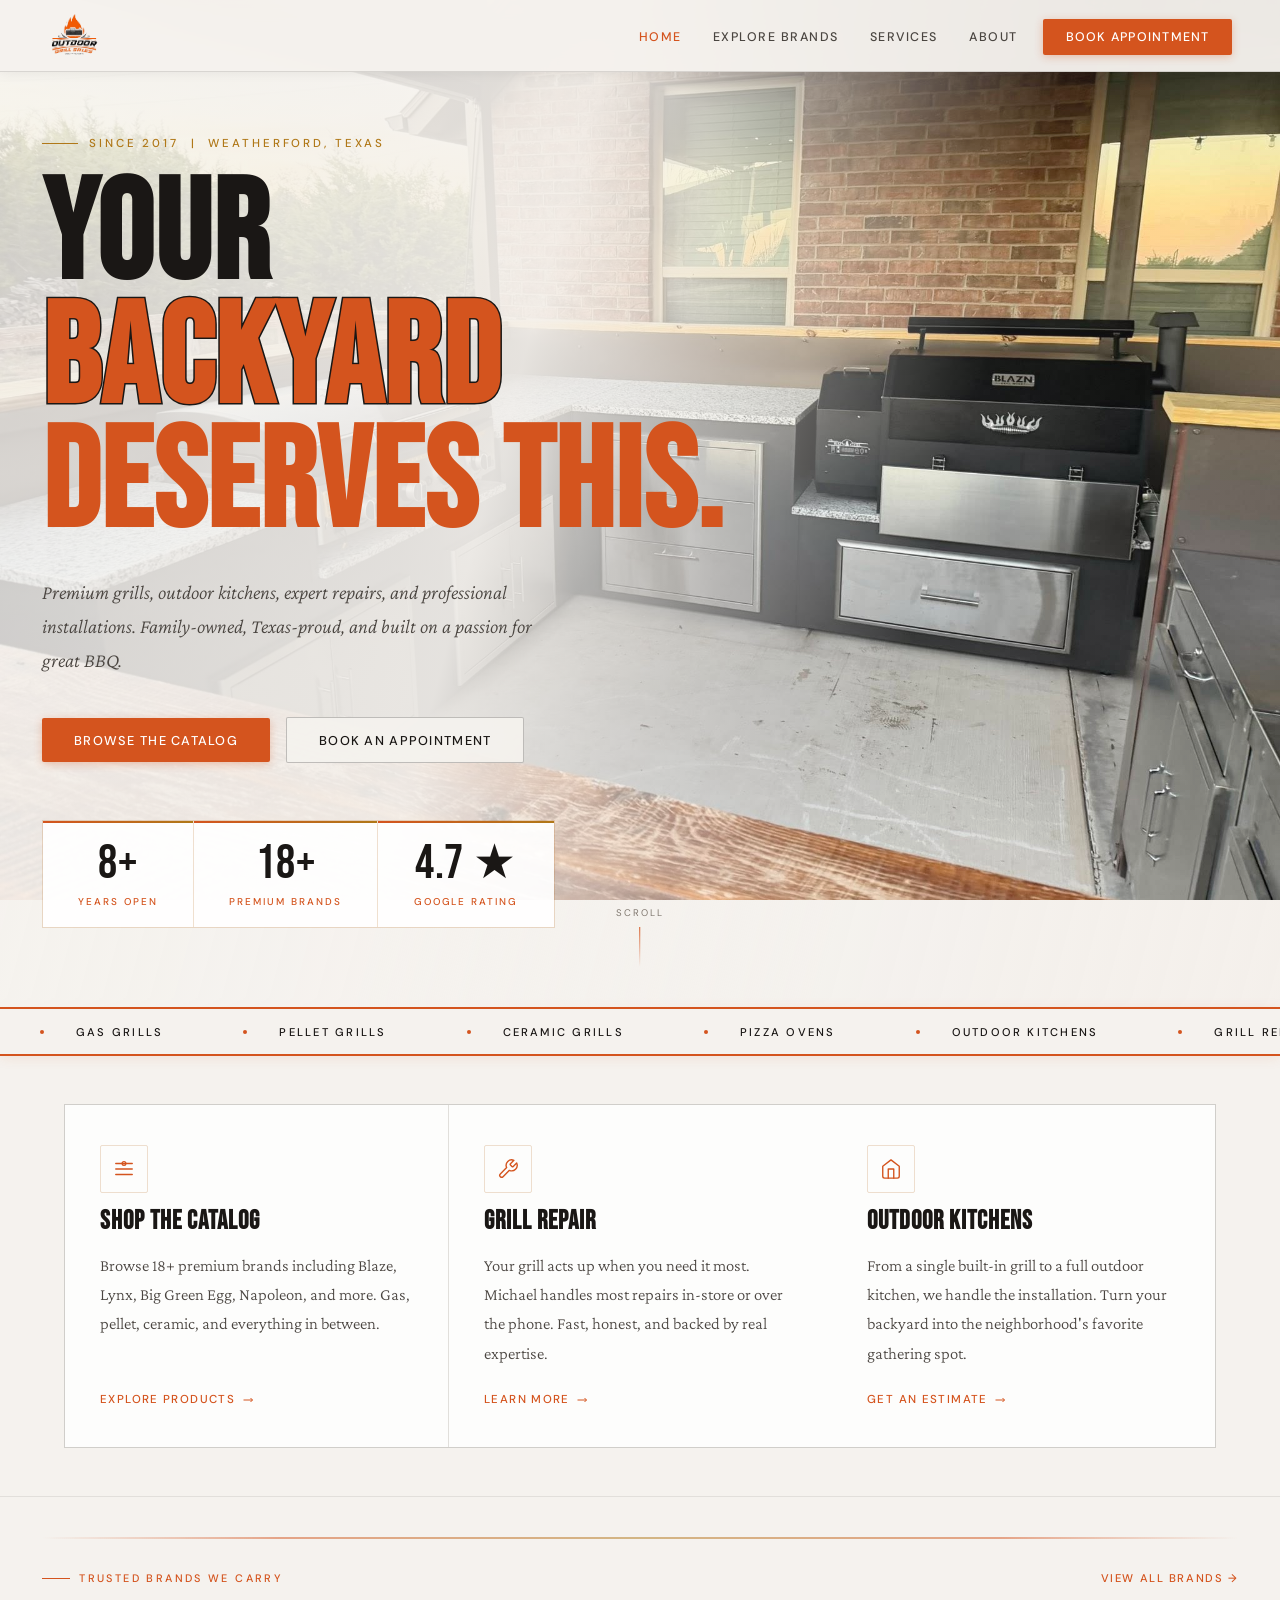
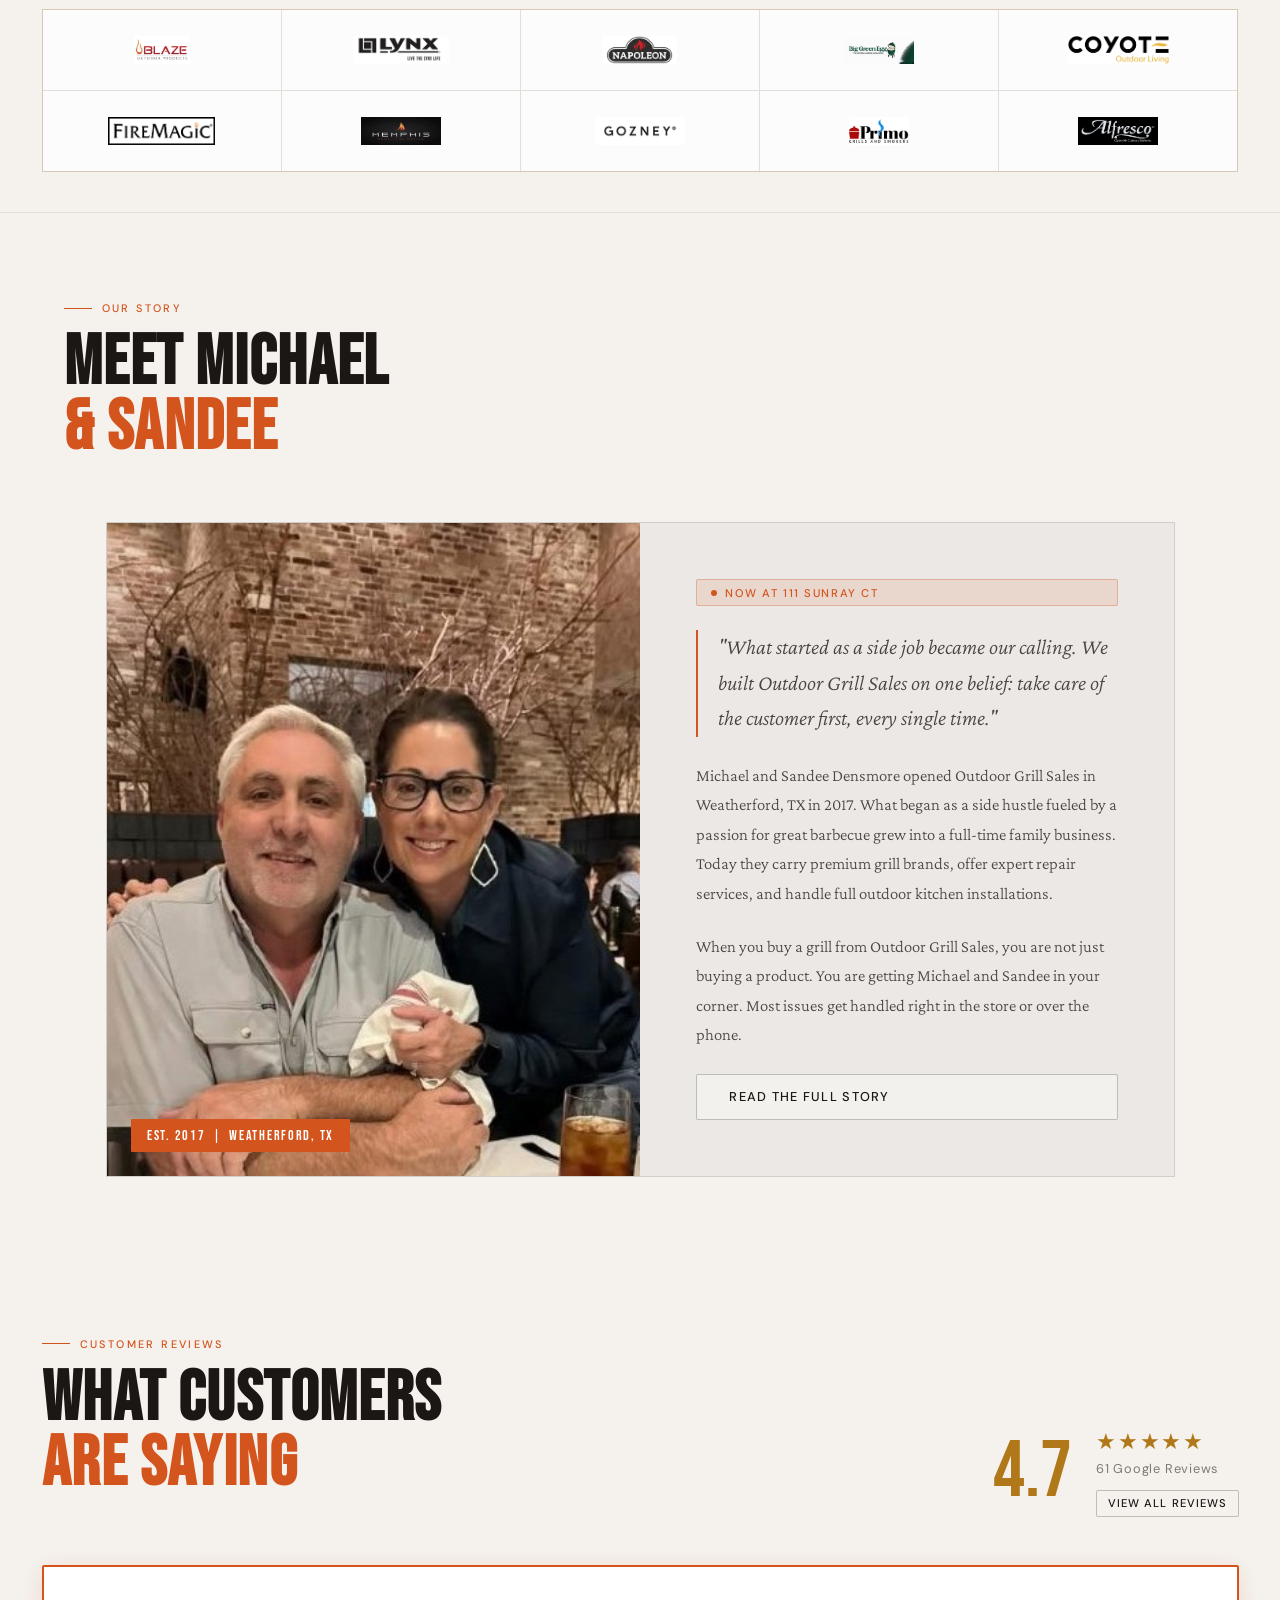
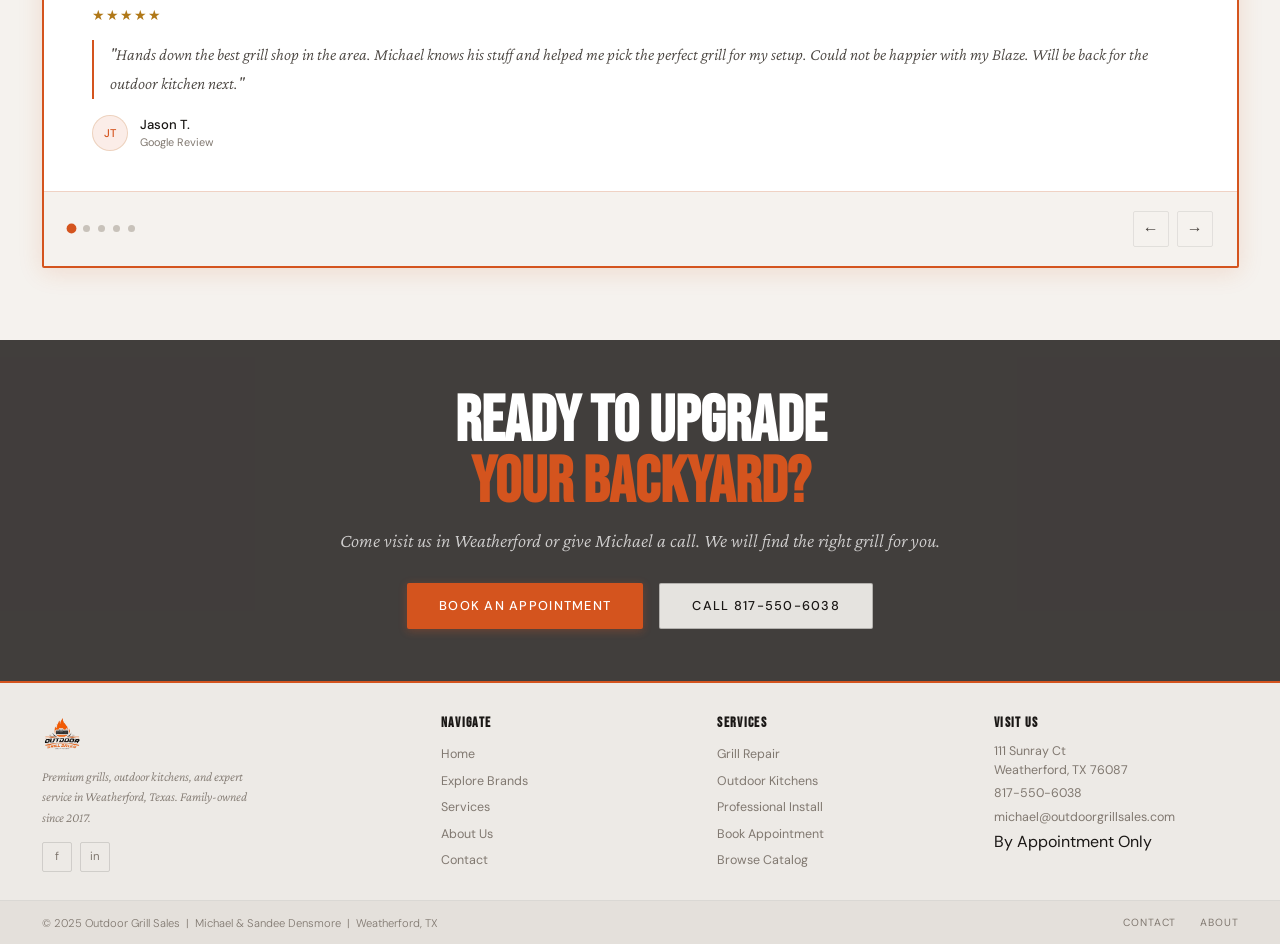
<file: index.html>
<!DOCTYPE html>
<html lang="en">
<head>
  <meta charset="UTF-8">
  <meta name="viewport" content="width=device-width, initial-scale=1.0">
  <title>Outdoor Grill Sales | Premium Grills, Outdoor Kitchens & BBQ — Weatherford, TX</title>
  <meta name="description" content="Outdoor Grill Sales in Weatherford, TX carries premium grills, outdoor kitchens, and BBQ accessories from top brands. Expert grill repair and installation services.">
  <link rel="stylesheet" href="style.css">
  <link rel="icon" href="assets/logo.png" type="image/png">
</head>
<body>

<!-- PROGRESS BAR -->
<div id="progress-bar"></div>

<!-- ANNOUNCEMENT BANNER -->
<div id="announce-banner">
  <span class="banner-text">
    <span class="banner-dot"></span>
    <strong>Now By Appointment Only</strong>
    <span class="banner-sep">·</span>
    New Showroom: 111 Sunray Ct, Weatherford TX
    <span class="banner-sep">·</span>
    <a href="tel:8175506038">Call 817-550-6038</a>
  </span>
</div>

<!-- NAV -->
<nav>
  <a href="index.html" class="nav-logo">
    <img src="assets/logo.png" alt="Outdoor Grill Sales" onerror="this.style.display='none'">
  </a>
    <ul class="nav-links">
    <li><a href="index.html">Home</a></li>
    <li><a href="explore.html">Explore Brands</a></li>
    <li><a href="services.html">Services</a></li>
    <li><a href="about.html">About</a></li>
    <li><a href="contact.html" class="nav-cta">Book Appointment</a></li>
  </ul>
  <button class="nav-hamburger" id="nav-hamburger" aria-label="Open menu">
    <span></span><span></span><span></span>
  </button>
</nav>

<!-- MOBILE DRAWER -->
<div class="nav-drawer" id="nav-drawer">
  <a href="index.html">Home</a>
  <a href="explore.html">Explore Brands</a>
  <a href="services.html">Services</a>
  <a href="about.html">About</a>
  <a href="contact.html" class="drawer-cta">Book Appointment</a>
  <span class="drawer-contact">817-550-6038 &nbsp;|&nbsp; Weatherford, TX</span>
</div>

<!-- HERO -->
<section class="hero">
  <div class="hero-bg"></div>
  <div class="hero-overlay"></div>
  <div class="hero-content">
    <div class="hero-eyebrow reveal">Since 2017 &nbsp;|&nbsp; Weatherford, Texas</div>
    <h1 class="hero-title reveal reveal-delay-1">
      Your<br>
      <span class="outline">Backyard</span><br>
      <span class="ember">Deserves This.</span>
    </h1>
    <p class="hero-sub reveal reveal-delay-2">
      Premium grills, outdoor kitchens, expert repairs, and professional installations.
      Family-owned, Texas-proud, and built on a passion for great BBQ.
    </p>
    <div class="hero-actions reveal reveal-delay-3">
      <a href="explore.html" class="btn-primary">Browse the Catalog</a>
      <a href="contact.html" class="btn-ghost">Book an Appointment</a>
    </div>
    <div class="hero-stats reveal reveal-delay-4">
      <div class="hero-stat">
        <div class="hero-stat-num" data-count="8" data-suffix="+" data-duration="1400">8+</div>
        <div class="hero-stat-label">Years Open</div>
      </div>
      <div class="hero-stat">
        <div class="hero-stat-num" data-count="18" data-suffix="+" data-duration="1600">18+</div>
        <div class="hero-stat-label">Premium Brands</div>
      </div>
      <div class="hero-stat">
        <div class="hero-stat-num">4.7 &#9733;</div>
        <div class="hero-stat-label">Google Rating</div>
      </div>
    </div>
  </div>
  <div class="hero-scroll">Scroll</div>
</section>

<!-- MARQUEE -->
<div class="marquee-strip">
  <div class="marquee-track">
    <div class="marquee-item"><span class="marquee-dot"></span>Gas Grills</div>
    <div class="marquee-item"><span class="marquee-dot"></span>Pellet Grills</div>
    <div class="marquee-item"><span class="marquee-dot"></span>Ceramic Grills</div>
    <div class="marquee-item"><span class="marquee-dot"></span>Pizza Ovens</div>
    <div class="marquee-item"><span class="marquee-dot"></span>Outdoor Kitchens</div>
    <div class="marquee-item"><span class="marquee-dot"></span>Grill Repair</div>
    <div class="marquee-item"><span class="marquee-dot"></span>Professional Installation</div>
    <div class="marquee-item"><span class="marquee-dot"></span>Griddles</div>
    <div class="marquee-item"><span class="marquee-dot"></span>Smokers</div>
    <div class="marquee-item"><span class="marquee-dot"></span>Accessories</div>
    <div class="marquee-item"><span class="marquee-dot"></span>Weatherford, TX</div>
    <div class="marquee-item"><span class="marquee-dot"></span>Gas Grills</div>
    <div class="marquee-item"><span class="marquee-dot"></span>Pellet Grills</div>
    <div class="marquee-item"><span class="marquee-dot"></span>Ceramic Grills</div>
    <div class="marquee-item"><span class="marquee-dot"></span>Pizza Ovens</div>
    <div class="marquee-item"><span class="marquee-dot"></span>Outdoor Kitchens</div>
    <div class="marquee-item"><span class="marquee-dot"></span>Grill Repair</div>
    <div class="marquee-item"><span class="marquee-dot"></span>Professional Installation</div>
    <div class="marquee-item"><span class="marquee-dot"></span>Griddles</div>
    <div class="marquee-item"><span class="marquee-dot"></span>Smokers</div>
    <div class="marquee-item"><span class="marquee-dot"></span>Accessories</div>
    <div class="marquee-item"><span class="marquee-dot"></span>Weatherford, TX</div>
  </div>
</div>

<!-- THREE SERVICE PILLARS -->
<section style="padding: 3rem 4rem;">
  <div class="services-strip" style="margin:0;">
    <div class="service-pillar reveal">
      <div class="service-icon">
        <svg viewBox="0 0 24 24"><path d="M3 6h18M3 12h18M3 18h18"/><circle cx="12" cy="6" r="2"/></svg>
      </div>
      <h3>Shop the Catalog</h3>
      <p>Browse 18+ premium brands including Blaze, Lynx, Big Green Egg, Napoleon, and more. Gas, pellet, ceramic, and everything in between.</p>
      <a href="explore.html">Explore Products <svg viewBox="0 0 24 24"><path d="M17 8l4 4m0 0l-4 4m4-4H3"/></svg></a>
    </div>
    <div class="service-pillar reveal reveal-delay-1">
      <div class="service-icon">
        <svg viewBox="0 0 24 24"><path d="M14.7 6.3a1 1 0 000 1.4l1.6 1.6a1 1 0 001.4 0l3.77-3.77a6 6 0 01-7.94 7.94l-6.91 6.91a2.12 2.12 0 01-3-3l6.91-6.91a6 6 0 017.94-7.94l-3.76 3.76z"/></svg>
      </div>
      <h3>Grill Repair</h3>
      <p>Your grill acts up when you need it most. Michael handles most repairs in-store or over the phone. Fast, honest, and backed by real expertise.</p>
      <a href="services.html">Learn More <svg viewBox="0 0 24 24"><path d="M17 8l4 4m0 0l-4 4m4-4H3"/></svg></a>
    </div>
    <div class="service-pillar reveal reveal-delay-2">
      <div class="service-icon">
        <svg viewBox="0 0 24 24"><path d="M3 9l9-7 9 7v11a2 2 0 01-2 2H5a2 2 0 01-2-2z"/><polyline points="9,22 9,12 15,12 15,22"/></svg>
      </div>
      <h3>Outdoor Kitchens</h3>
      <p>From a single built-in grill to a full outdoor kitchen, we handle the installation. Turn your backyard into the neighborhood's favorite gathering spot.</p>
      <a href="services.html#install">Get an Estimate <svg viewBox="0 0 24 24"><path d="M17 8l4 4m0 0l-4 4m4-4H3"/></svg></a>
    </div>
  </div>
</section>

<!-- BRAND TRUST STRIP -->
<div class="brand-wall-section reveal">
  <div class="brand-wall-header">
    <div class="section-label" style="margin-bottom:0;">Trusted Brands We Carry</div>
    <a href="explore.html" class="brand-wall-link">View All Brands &rarr;</a>
  </div>
  <div class="brand-wall-grid">
    <a href="explore.html" class="brand-wall-tile"><img src="assets/brand-blaze.png" alt="Blaze Grills"></a>
    <a href="explore.html" class="brand-wall-tile"><img src="assets/brand-lynx.png" alt="Lynx Grills"></a>
    <a href="explore.html" class="brand-wall-tile"><img src="assets/brand-napoleon.png" alt="Napoleon"></a>
    <a href="explore.html" class="brand-wall-tile"><img src="assets/brand-biggreenegg.png" alt="Big Green Egg"></a>
    <a href="explore.html" class="brand-wall-tile"><img src="assets/brand-coyote.png" alt="Coyote Grills"></a>
    <a href="explore.html" class="brand-wall-tile"><img src="assets/brand-firemagic.png" alt="Fire Magic"></a>
    <a href="explore.html" class="brand-wall-tile"><img src="assets/brand-memphis.png" alt="Memphis Grills"></a>
    <a href="explore.html" class="brand-wall-tile"><img src="assets/brand-gozney.png" alt="Gozney"></a>
    <a href="explore.html" class="brand-wall-tile"><img src="assets/brand-primo.png" alt="Primo"></a>
    <a href="explore.html" class="brand-wall-tile"><img src="assets/brand-alfresco.png" alt="Alfresco"></a>
  </div>
</div>

<!-- ABOUT PREVIEW -->
<section style="padding: 5rem 4rem;">
  <div class="section-label reveal">Our Story</div>
  <h2 class="section-title reveal reveal-delay-1">Meet Michael<br><span>& Sandee</span></h2>
  <div style="height:2.5rem;"></div>
  <div class="about-preview reveal reveal-delay-2">
    <div class="about-preview-img">
      <img src="assets/michael-sandee.jpg" alt="Michael and Sandee Densmore, owners of Outdoor Grill Sales">
      <div class="about-preview-badge">Est. 2017 &nbsp;|&nbsp; Weatherford, TX</div>
    </div>
    <div class="about-preview-content">
      <div class="relocating-badge">Now at 111 Sunray Ct</div>
      <blockquote>
        "What started as a side job became our calling. We built Outdoor Grill Sales on one belief: take care of the customer first, every single time."
      </blockquote>
      <p>
        Michael and Sandee Densmore opened Outdoor Grill Sales in Weatherford, TX in 2017. What began as a side hustle fueled by a passion for great barbecue grew into a full-time family business. Today they carry premium grill brands, offer expert repair services, and handle full outdoor kitchen installations.
      </p>
      <p>
        When you buy a grill from Outdoor Grill Sales, you are not just buying a product. You are getting Michael and Sandee in your corner. Most issues get handled right in the store or over the phone.
      </p>
      <a href="about.html" class="btn-ghost">Read the Full Story</a>
    </div>
  </div>
</section>

<!-- GOOGLE REVIEWS CAROUSEL -->
<section class="reviews-section">
  <div class="reviews-header reveal">
    <div>
      <div class="section-label">Customer Reviews</div>
      <h2 class="section-title">What Customers<br><span>Are Saying</span></h2>
    </div>
    <div class="reviews-score">
      <div class="reviews-big-num">4.7</div>
      <div>
        <div class="reviews-stars">&#9733;&#9733;&#9733;&#9733;&#9733;</div>
        <div class="reviews-count">61 Google Reviews</div>
        <a href="https://www.google.com/maps/place/Outdoor+Grill+Sales" target="_blank" rel="noopener" class="btn-ghost" style="margin-top:0.8rem; padding:0.33rem 0.65rem; font-size:0.7rem;">View All Reviews</a>
      </div>
    </div>
  </div>

  <div class="reviews-carousel-wrap reveal">
    <div class="reviews-carousel-track" id="reviews-track">

      <div class="review-card">
        <div class="review-stars">&#9733;&#9733;&#9733;&#9733;&#9733;</div>
        <blockquote>"Hands down the best grill shop in the area. Michael knows his stuff and helped me pick the perfect grill for my setup. Could not be happier with my Blaze. Will be back for the outdoor kitchen next."</blockquote>
        <div class="review-author">
          <div class="review-avatar">JT</div>
          <div>
            <div class="review-name">Jason T.</div>
            <div class="review-platform">Google Review</div>
          </div>
        </div>
      </div>

      <div class="review-card">
        <div class="review-stars">&#9733;&#9733;&#9733;&#9733;&#9733;</div>
        <blockquote>"They repaired my grill the same week I called. Most places wanted to order parts and wait weeks. Michael had it fixed and running better than new. Highly recommend for anyone in the area."</blockquote>
        <div class="review-author">
          <div class="review-avatar">LM</div>
          <div>
            <div class="review-name">Lisa M.</div>
            <div class="review-platform">Google Review</div>
          </div>
        </div>
      </div>

      <div class="review-card">
        <div class="review-stars">&#9733;&#9733;&#9733;&#9733;&#9733;</div>
        <blockquote>"Great selection and even better service. I came in not knowing what I wanted and left with an amazing outdoor kitchen setup. Michael walked me through everything. Worth every single penny."</blockquote>
        <div class="review-author">
          <div class="review-avatar">RB</div>
          <div>
            <div class="review-name">Randy B.</div>
            <div class="review-platform">Google Review</div>
          </div>
        </div>
      </div>

      <div class="review-card">
        <div class="review-stars">&#9733;&#9733;&#9733;&#9733;&#9733;</div>
        <blockquote>"Michael is incredibly knowledgeable and genuinely cares about finding the right fit for your budget and lifestyle. No pressure at all. I drove 45 minutes to get here and it was worth every mile."</blockquote>
        <div class="review-author">
          <div class="review-avatar">CW</div>
          <div>
            <div class="review-name">Chad W.</div>
            <div class="review-platform">Google Review</div>
          </div>
        </div>
      </div>

      <div class="review-card">
        <div class="review-stars">&#9733;&#9733;&#9733;&#9733;&#9733;</div>
        <blockquote>"Best local grill shop in Parker County by a long shot. Friendly, honest, and they actually stand behind what they sell. I have sent three of my neighbors here and they all left happy."</blockquote>
        <div class="review-author">
          <div class="review-avatar">DH</div>
          <div>
            <div class="review-name">David H.</div>
            <div class="review-platform">Google Review</div>
          </div>
        </div>
      </div>

    </div>
    <div class="reviews-carousel-controls">
      <div class="reviews-carousel-dots">
        <button class="reviews-carousel-dot active"></button>
        <button class="reviews-carousel-dot"></button>
        <button class="reviews-carousel-dot"></button>
        <button class="reviews-carousel-dot"></button>
        <button class="reviews-carousel-dot"></button>
      </div>
      <div class="reviews-carousel-btns">
        <button class="reviews-carousel-btn" id="reviews-prev">&#8592;</button>
        <button class="reviews-carousel-btn" id="reviews-next">&#8594;</button>
      </div>
    </div>
  </div>
</section>

<!-- CTA BAND -->
<div class="cta-band">
  <div class="cta-band-content">
    <h2>Ready to Upgrade<br><span style="color:var(--ember);">Your Backyard?</span></h2>
    <p>Come visit us in Weatherford or give Michael a call. We will find the right grill for you.</p>
    <div class="cta-band-actions">
      <a href="contact.html" class="btn-primary">Book an Appointment</a>
      <a href="tel:8175506038" class="btn-ghost">Call 817-550-6038</a>
    </div>
  </div>
</div>

<!-- FOOTER -->
<footer>
  <div class="footer-top">
    <div class="footer-brand">
      <img src="assets/logo.png" alt="Outdoor Grill Sales">
      <p>Premium grills, outdoor kitchens, and expert service in Weatherford, Texas. Family-owned since 2017.</p>
      <div class="footer-social">
        <a href="https://www.facebook.com/outdoorgrillsales" target="_blank" rel="noopener" title="Facebook">f</a>
        <a href="https://www.instagram.com/outdoorgrillsales1" target="_blank" rel="noopener" title="Instagram">in</a>
      </div>
    </div>
    <div class="footer-col">
      <h4>Navigate</h4>
      <ul>
        <li><a href="index.html">Home</a></li>
        <li><a href="explore.html">Explore Brands</a></li>
        
        <li><a href="services.html">Services</a></li>
        <li><a href="about.html">About Us</a></li>
        <li><a href="contact.html">Contact</a></li>
      </ul>
    </div>
    <div class="footer-col">
      <h4>Services</h4>
      <ul>
        <li><a href="services.html">Grill Repair</a></li>
        <li><a href="services.html#install">Outdoor Kitchens</a></li>
        <li><a href="services.html#install">Professional Install</a></li>
        <li><a href="contact.html">Book Appointment</a></li>
        <li><a href="explore.html">Browse Catalog</a></li>
      </ul>
    </div>
    <div class="footer-col">
      <h4>Visit Us</h4>
      <div class="footer-contact-item">
        111 Sunray Ct<br>Weatherford, TX 76087
      </div>
      <div class="footer-contact-item">
        <a href="tel:8175506038">817-550-6038</a>
      </div>
      <div class="footer-contact-item">
        <a href="mailto:michael@outdoorgrillsales.com">michael@outdoorgrillsales.com</a>
      </div>
      <div class="footer-appt-badge">By Appointment Only</div>
    </div>
  </div>
  <div class="footer-bottom">
    <div class="footer-copy">&copy; 2025 Outdoor Grill Sales &nbsp;|&nbsp; Michael &amp; Sandee Densmore &nbsp;|&nbsp; Weatherford, TX</div>
    <div class="footer-bottom-links">
      <a href="contact.html">Contact</a>
      <a href="about.html">About</a>
    </div>
  </div>
</footer>

<!-- BACK TO TOP -->
<button id="back-top" aria-label="Back to top">&#8593;</button>

<script src="nav.js"></script>
<script src="script.js"></script>
</body>
</html>
</file>
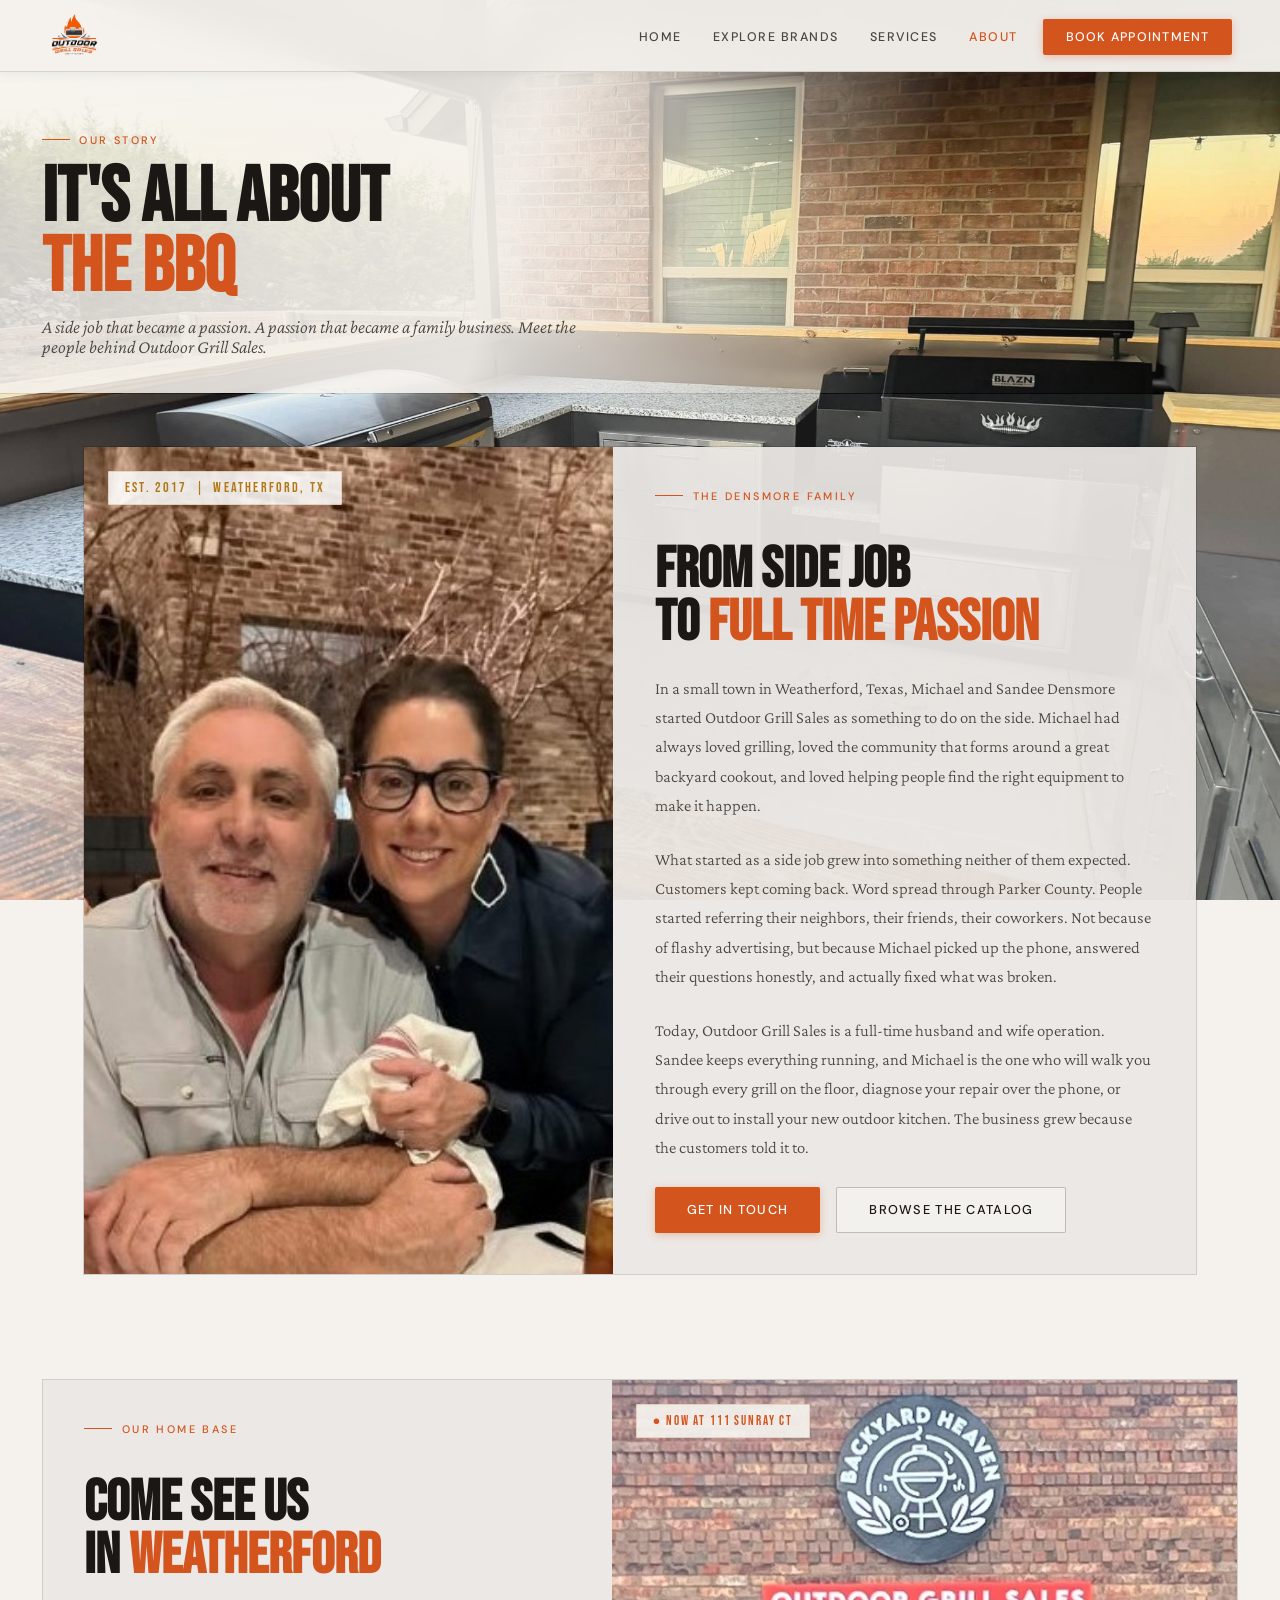
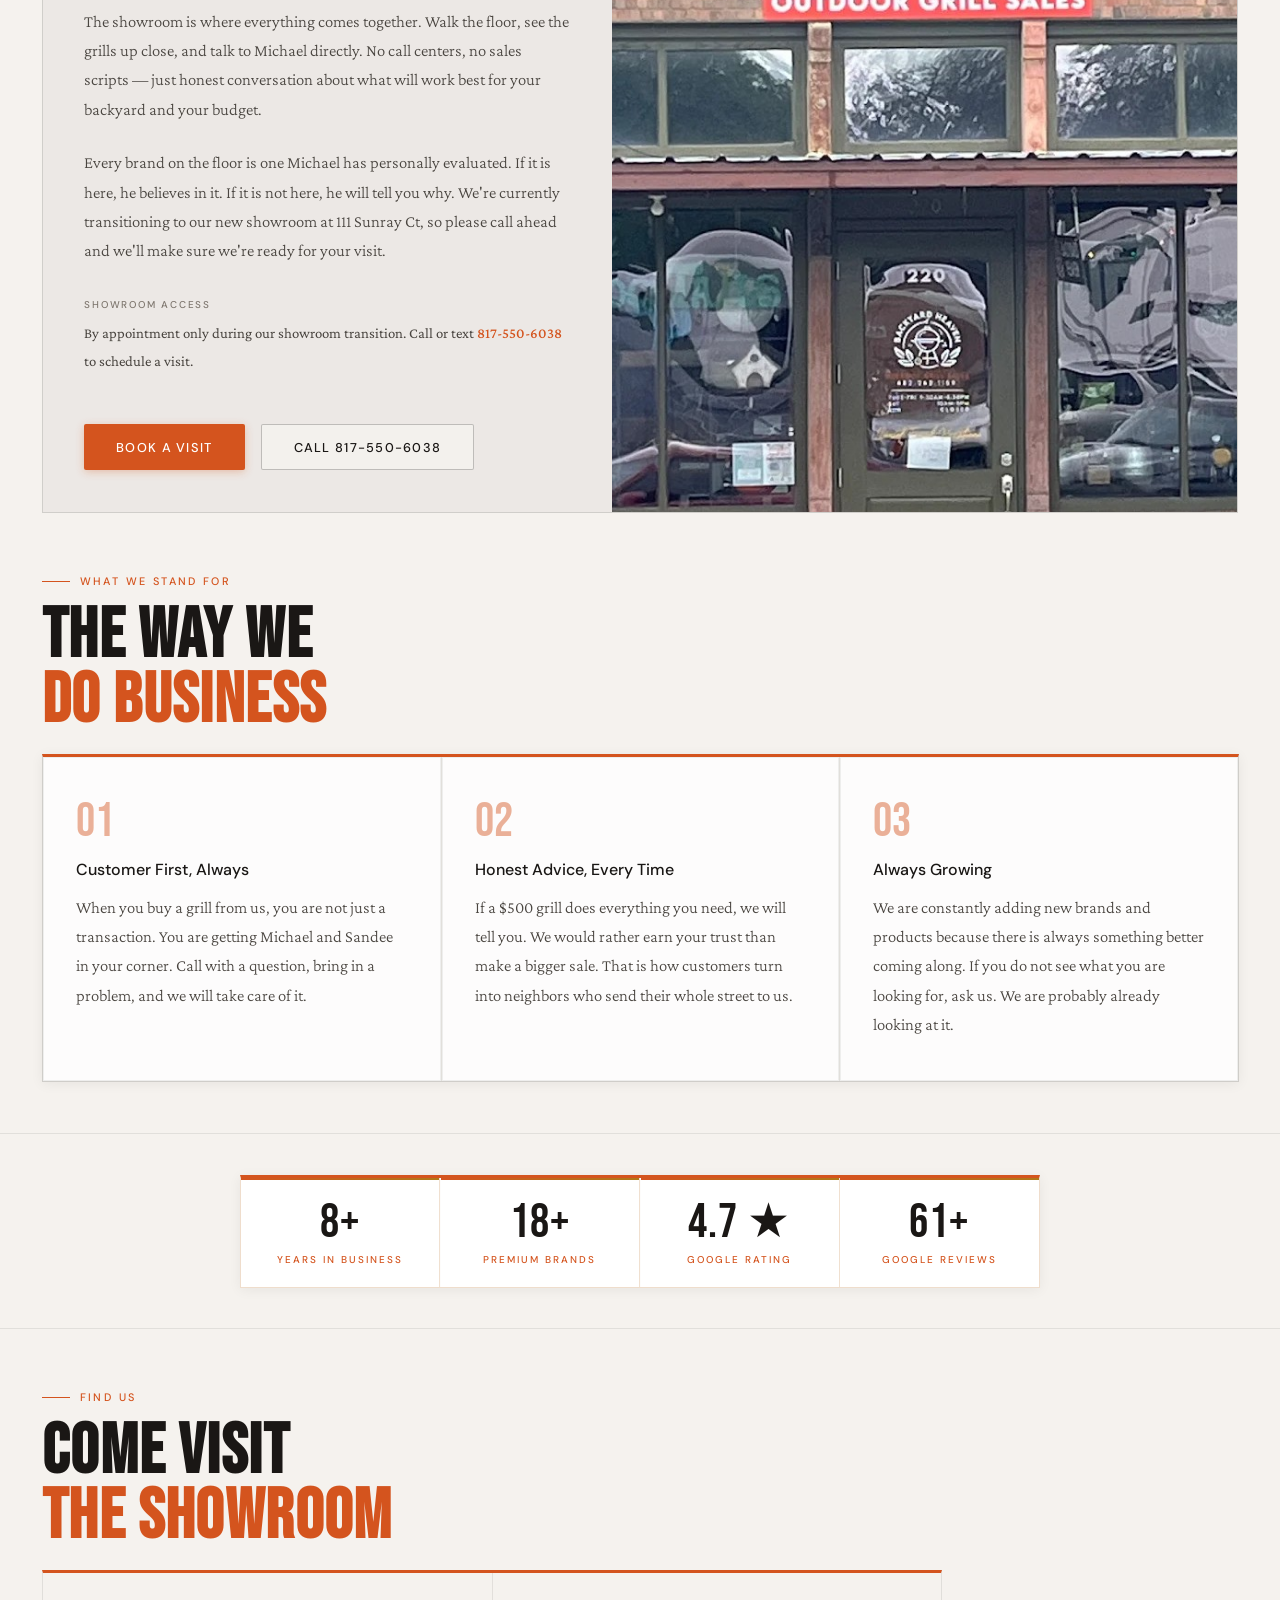
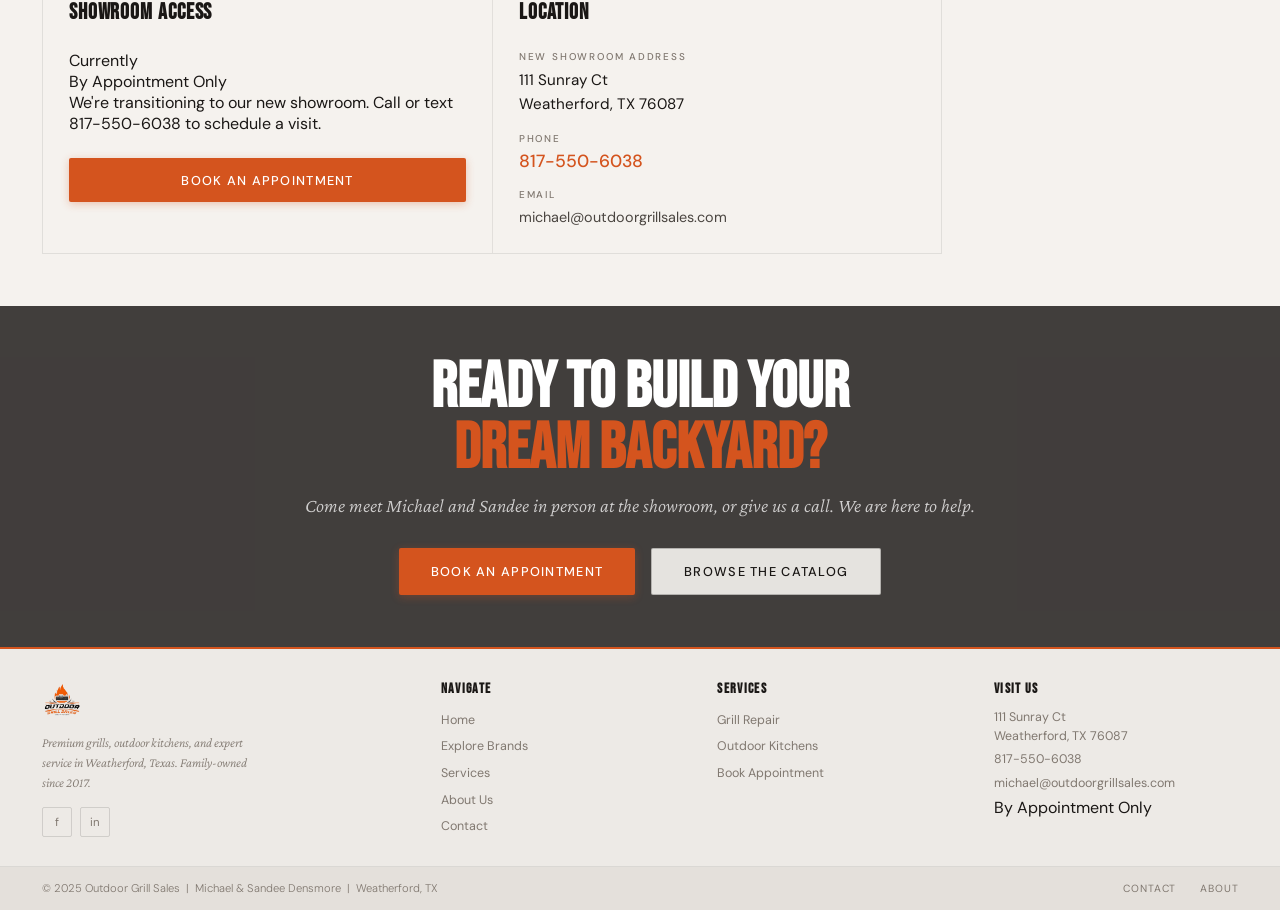
<file: about.html>
<!DOCTYPE html>
<html lang="en">
<head>
  <meta charset="UTF-8">
  <meta name="viewport" content="width=device-width, initial-scale=1.0">
  <title>About Michael &amp; Sandee | Outdoor Grill Sales — Weatherford, TX</title>
  <meta name="description" content="Meet Michael and Sandee Densmore, the husband and wife team behind Outdoor Grill Sales in Weatherford, TX. Family-owned and customer-first since 2017.">
  <link rel="stylesheet" href="style.css">
  <link rel="icon" href="assets/logo.png" type="image/png">
</head>
<body>

<div id="progress-bar"></div>

<!-- ANNOUNCEMENT BANNER -->
<div id="announce-banner">
  <span class="banner-text">
    <span class="banner-dot"></span>
    <strong>Now By Appointment Only</strong>
    <span class="banner-sep">·</span>
    New Showroom: 111 Sunray Ct, Weatherford TX
    <span class="banner-sep">·</span>
    <a href="tel:8175506038">Call 817-550-6038</a>
  </span>
</div>

<nav>
  <a href="index.html" class="nav-logo">
    <img src="assets/logo.png" alt="Outdoor Grill Sales" onerror="this.style.display='none'">
  </a>
    <ul class="nav-links">
    <li><a href="index.html">Home</a></li>
    <li><a href="explore.html">Explore Brands</a></li>
    <li><a href="services.html">Services</a></li>
    <li><a href="about.html">About</a></li>
    <li><a href="contact.html" class="nav-cta">Book Appointment</a></li>
  </ul>
  <button class="nav-hamburger" id="nav-hamburger" aria-label="Open menu">
    <span></span><span></span><span></span>
  </button>
</nav>

<div class="nav-drawer" id="nav-drawer">
  <a href="index.html">Home</a>
  <a href="explore.html">Explore Brands</a>
  <a href="services.html">Services</a>
  <a href="about.html">About</a>
  <a href="contact.html" class="drawer-cta">Book Appointment</a>
  <span class="drawer-contact">817-550-6038 &nbsp;|&nbsp; Weatherford, TX</span>
</div>

<div class="page-top">

  <div class="page-hero">
    <div class="page-hero-content">
      <div class="section-label">Our Story</div>
      <h1 class="page-hero-title">It's All About<br><span>the BBQ</span></h1>
      <p class="page-hero-sub">A side job that became a passion. A passion that became a family business. Meet the people behind Outdoor Grill Sales.</p>
    </div>
  </div>

  <!-- STORY SECTION -->
  <section style="padding:3.25rem 2.6rem;">
    <div class="about-story reveal">
      <div class="about-story-img">
        <img src="assets/michael-sandee.jpg" alt="Michael and Sandee Densmore, owners of Outdoor Grill Sales">
        <div class="about-story-badge">Est. 2017 &nbsp;|&nbsp; Weatherford, TX</div>
      </div>
      <div class="about-story-content">
        <div class="section-label">The Densmore Family</div>
        <h2>From Side Job<br>to <span>Full Time Passion</span></h2>
        <p>
          In a small town in Weatherford, Texas, Michael and Sandee Densmore started Outdoor Grill Sales as something to do on the side. Michael had always loved grilling, loved the community that forms around a great backyard cookout, and loved helping people find the right equipment to make it happen.
        </p>
        <p>
          What started as a side job grew into something neither of them expected. Customers kept coming back. Word spread through Parker County. People started referring their neighbors, their friends, their coworkers. Not because of flashy advertising, but because Michael picked up the phone, answered their questions honestly, and actually fixed what was broken.
        </p>
        <p>
          Today, Outdoor Grill Sales is a full-time husband and wife operation. Sandee keeps everything running, and Michael is the one who will walk you through every grill on the floor, diagnose your repair over the phone, or drive out to install your new outdoor kitchen. The business grew because the customers told it to.
        </p>
        <div style="display:flex; gap:1rem; flex-wrap:wrap;">
          <a href="contact.html" class="btn-primary">Get in Touch</a>
          <a href="explore.html" class="btn-ghost">Browse the Catalog</a>
        </div>
      </div>
    </div>
  </section>

  <!-- STORE PHOTO — editorial split layout -->
  <section style="padding:3.25rem 0 0; margin:0; width:100%;">
    <div class="about-story about-story-storefront">
      <div class="about-story-content" style="justify-content:center;">
        <div class="section-label">Our Home Base</div>
        <h2>Come See Us<br>In <span>Weatherford</span></h2>
        <p>
          The showroom is where everything comes together. Walk the floor, see the grills up close, and talk to Michael directly. No call centers, no sales scripts — just honest conversation about what will work best for your backyard and your budget.
        </p>
        <p>
          Every brand on the floor is one Michael has personally evaluated. If it is here, he believes in it. If it is not here, he will tell you why. We're currently transitioning to our new showroom at 111 Sunray Ct, so please call ahead and we'll make sure we're ready for your visit.
        </p>
        <div style="display:flex; flex-direction:column; gap:0.6rem; margin-top:0.5rem;">
          <div style="font-size:0.62rem; letter-spacing:0.18em; text-transform:uppercase; color:var(--text-dim); font-weight:500;">Showroom Access</div>
          <div style="font-size:0.92rem; color:var(--text-muted); line-height:1.9; font-family:'Crimson Pro',serif;">
            By appointment only during our showroom transition. Call or text <a href="tel:8175506038" style="color:var(--ember); font-weight:500;">817-550-6038</a> to schedule a visit.
          </div>
        </div>
        <div style="display:flex; gap:1rem; flex-wrap:wrap; margin-top:1.5rem;">
          <a href="contact.html" class="btn-primary">Book a Visit</a>
          <a href="tel:8175506038" class="btn-ghost">Call 817-550-6038</a>
        </div>
      </div>
      <div class="about-story-img">
        <img src="assets/store-front.jpg" alt="Outdoor Grill Sales showroom in Weatherford, TX" style="object-position:center 20%;">
        <div class="about-story-badge" style="background:rgba(245,242,238,0.92); border-color:var(--border-warm);">
          <span style="color:var(--ember); font-family:'Bebas Neue',sans-serif; font-size:0.82rem; letter-spacing:0.14em;">&#9679; Now at 111 Sunray Ct</span>
        </div>
      </div>
    </div>
  </section>

  <!-- VALUES -->
  <section style="padding:3.25rem 2.6rem;">
    <div class="section-label reveal">What We Stand For</div>
    <h2 class="section-title reveal reveal-delay-1">The Way We<br><span>Do Business</span></h2>
    <div class="about-values reveal reveal-delay-2" style="margin:0;">
      <div class="about-value">
        <div class="about-value-num">01</div>
        <h3>Customer First, Always</h3>
        <p>When you buy a grill from us, you are not just a transaction. You are getting Michael and Sandee in your corner. Call with a question, bring in a problem, and we will take care of it.</p>
      </div>
      <div class="about-value">
        <div class="about-value-num">02</div>
        <h3>Honest Advice, Every Time</h3>
        <p>If a $500 grill does everything you need, we will tell you. We would rather earn your trust than make a bigger sale. That is how customers turn into neighbors who send their whole street to us.</p>
      </div>
      <div class="about-value">
        <div class="about-value-num">03</div>
        <h3>Always Growing</h3>
        <p>We are constantly adding new brands and products because there is always something better coming along. If you do not see what you are looking for, ask us. We are probably already looking at it.</p>
      </div>
    </div>
  </section>

  <!-- STATS BAND -->
  <section style="padding:2.54rem 1.69rem; background:transparent; border-top:1px solid var(--border); border-bottom:1px solid var(--border);">
    <div style="display:grid; grid-template-columns:repeat(auto-fit, minmax(160px, 1fr)); gap:1px; background:rgba(255,255,255,0.78); border:1px solid var(--border-warm); border-top:3px solid var(--ember); box-shadow:0 2px 12px rgba(0,0,0,0.06); max-width:800px; margin:0 auto;">
      <div class="hero-stat reveal" style="text-align:center; padding:1.3rem;">
        <div class="hero-stat-num" data-count="8" data-suffix="+" data-duration="1400">8+</div>
        <div class="hero-stat-label">Years in Business</div>
      </div>
      <div class="hero-stat reveal reveal-delay-1" style="text-align:center; padding:1.3rem;">
        <div class="hero-stat-num" data-count="18" data-suffix="+" data-duration="1500">18+</div>
        <div class="hero-stat-label">Premium Brands</div>
      </div>
      <div class="hero-stat reveal reveal-delay-2" style="text-align:center; padding:1.3rem;">
        <div class="hero-stat-num">4.7 &#9733;</div>
        <div class="hero-stat-label">Google Rating</div>
      </div>
      <div class="hero-stat reveal reveal-delay-3" style="text-align:center; padding:1.3rem; border-right:none;">
        <div class="hero-stat-num" data-count="61" data-suffix="+" data-duration="1600">61+</div>
        <div class="hero-stat-label">Google Reviews</div>
      </div>
    </div>
  </section>

  <!-- HOURS AND LOCATION -->
  <section style="padding:3.25rem 2.6rem;">
    <div class="section-label reveal">Find Us</div>
    <h2 class="section-title reveal reveal-delay-1">Come Visit<br><span>the Showroom</span></h2>
    <div class="about-hours-grid reveal reveal-delay-2" style="border:1px solid var(--border); border-top:3px solid var(--ember); max-width:900px; overflow:hidden;">
      <div style="background:var(--charcoal-2); padding:1.62rem;">
        <h3 style="font-family:'Bebas Neue',sans-serif; font-size:1.4rem; letter-spacing:0.04em; margin-bottom:1.5rem;">Showroom Access</h3>
        <div class="hours-appointment-block">
          <div class="appt-label">Currently</div>
          <div class="appt-headline">By Appointment Only</div>
          <div class="appt-sub">
            We're transitioning to our new showroom. Call or text <a href="tel:8175506038">817-550-6038</a> to schedule a visit.
          </div>
        </div>
        <div style="margin-top:1.5rem;">
          <a href="contact.html" class="btn-primary" style="width:100%; justify-content:center;">Book an Appointment</a>
        </div>
      </div>
      <div style="background:var(--charcoal-2); padding:1.62rem; border-left:1px solid var(--border);">
        <h3 style="font-family:'Bebas Neue',sans-serif; font-size:1.4rem; letter-spacing:0.04em; margin-bottom:1.5rem;">Location</h3>
        <div style="display:flex; flex-direction:column; gap:1rem;">
          <div>
            <div style="font-size:0.62rem; letter-spacing:0.18em; text-transform:uppercase; color:var(--text-dim); margin-bottom:0.3rem; font-weight:500;">New Showroom Address</div>
            <div style="font-size:0.95rem; line-height:1.6;">111 Sunray Ct<br>Weatherford, TX 76087</div>
          </div>
          <div>
            <div style="font-size:0.62rem; letter-spacing:0.18em; text-transform:uppercase; color:var(--text-dim); margin-bottom:0.3rem; font-weight:500;">Phone</div>
            <a href="tel:8175506038" style="font-size:1.1rem; color:var(--ember); font-weight:500;">817-550-6038</a>
          </div>
          <div>
            <div style="font-size:0.62rem; letter-spacing:0.18em; text-transform:uppercase; color:var(--text-dim); margin-bottom:0.3rem; font-weight:500;">Email</div>
            <a href="mailto:michael@outdoorgrillsales.com" style="font-size:0.9rem; color:var(--text-muted); transition:color 0.2s;" onmouseover="this.style.color='var(--ember)'" onmouseout="this.style.color='var(--text-muted)'">michael@outdoorgrillsales.com</a>
          </div>
        </div>
      </div>
    </div>
  </section>

  <!-- CTA -->
  <div class="cta-band">
    <div class="cta-band-content">
      <h2>Ready to Build Your<br><span style="color:var(--ember);">Dream Backyard?</span></h2>
      <p>Come meet Michael and Sandee in person at the showroom, or give us a call. We are here to help.</p>
      <div class="cta-band-actions">
        <a href="contact.html" class="btn-primary">Book an Appointment</a>
        <a href="explore.html" class="btn-ghost">Browse the Catalog</a>
      </div>
    </div>
  </div>

</div>

<footer>
  <div class="footer-top">
    <div class="footer-brand">
      <img src="assets/logo.png" alt="Outdoor Grill Sales">
      <p>Premium grills, outdoor kitchens, and expert service in Weatherford, Texas. Family-owned since 2017.</p>
      <div class="footer-social">
        <a href="https://www.facebook.com/outdoorgrillsales" target="_blank" rel="noopener" title="Facebook">f</a>
        <a href="https://www.instagram.com/outdoorgrillsales1" target="_blank" rel="noopener" title="Instagram">in</a>
      </div>
    </div>
    <div class="footer-col">
      <h4>Navigate</h4>
      <ul>
        <li><a href="index.html">Home</a></li>
        <li><a href="explore.html">Explore Brands</a></li>
        
        <li><a href="services.html">Services</a></li>
        <li><a href="about.html">About Us</a></li>
        <li><a href="contact.html">Contact</a></li>
      </ul>
    </div>
    <div class="footer-col">
      <h4>Services</h4>
      <ul>
        <li><a href="services.html">Grill Repair</a></li>
        <li><a href="services.html#install">Outdoor Kitchens</a></li>
        <li><a href="contact.html">Book Appointment</a></li>
      </ul>
    </div>
    <div class="footer-col">
      <h4>Visit Us</h4>
      <div class="footer-contact-item">111 Sunray Ct<br>Weatherford, TX 76087</div>
      <div class="footer-contact-item"><a href="tel:8175506038">817-550-6038</a></div>
      <div class="footer-contact-item"><a href="mailto:michael@outdoorgrillsales.com">michael@outdoorgrillsales.com</a></div>
      <div class="footer-appt-badge">By Appointment Only</div>
    </div>
  </div>
  <div class="footer-bottom">
    <div class="footer-copy">&copy; 2025 Outdoor Grill Sales &nbsp;|&nbsp; Michael &amp; Sandee Densmore &nbsp;|&nbsp; Weatherford, TX</div>
    <div class="footer-bottom-links"><a href="contact.html">Contact</a><a href="about.html">About</a></div>
  </div>
</footer>

<button id="back-top" aria-label="Back to top">&#8593;</button>
<script src="nav.js"></script>
<script src="script.js"></script>
</body>
</html>
</file>
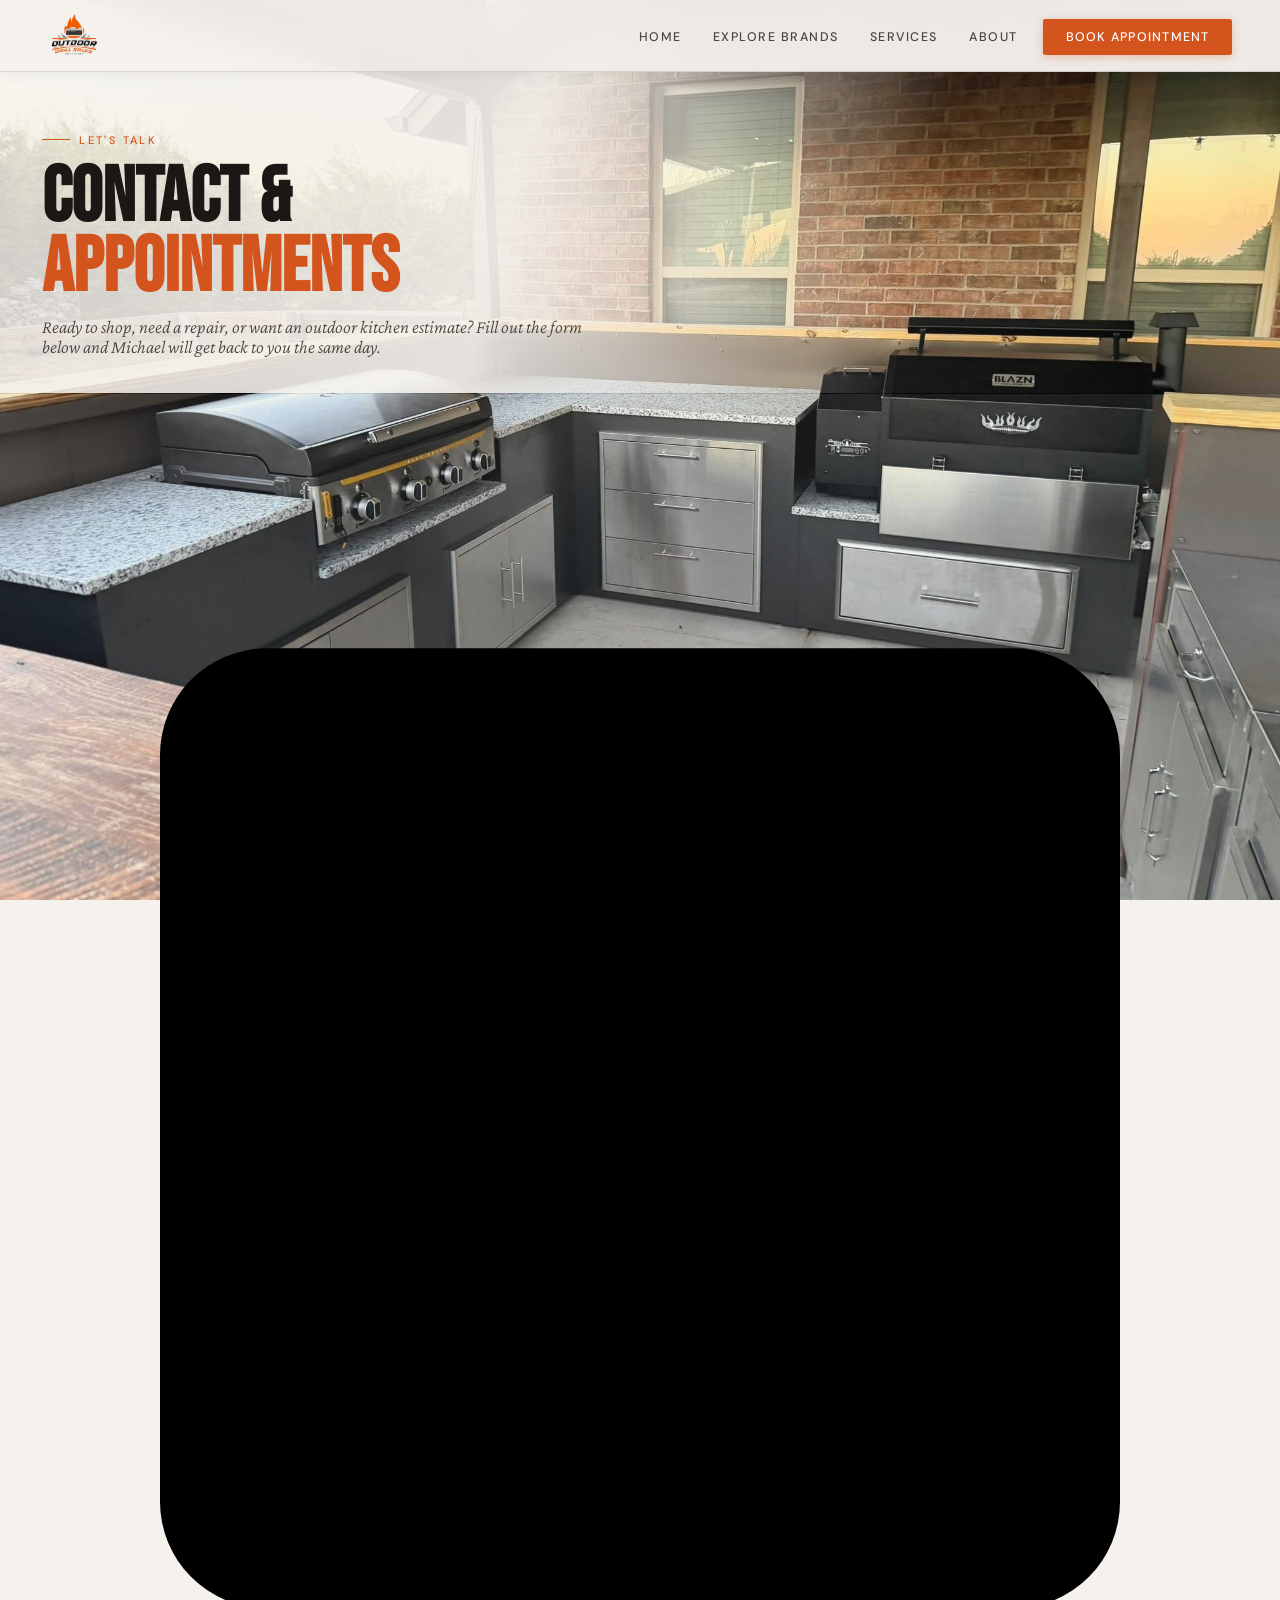
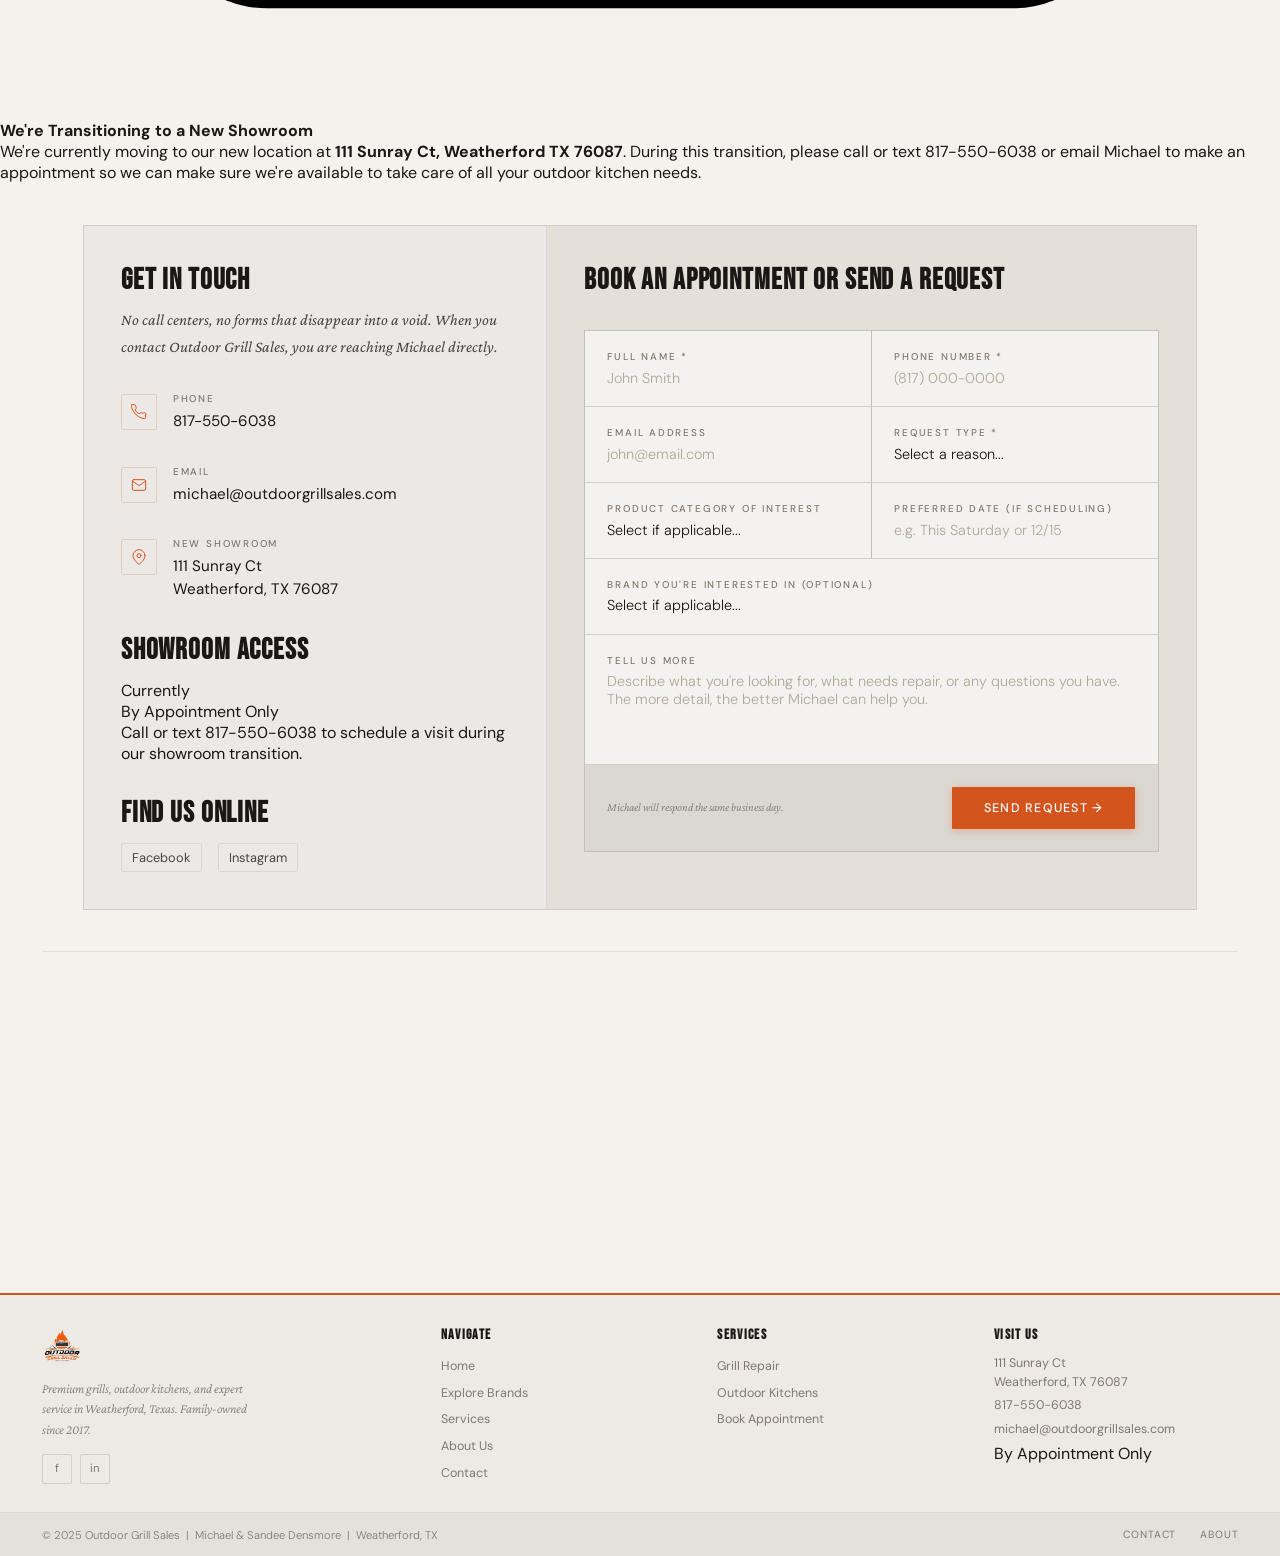
<file: contact.html>
<!DOCTYPE html>
<html lang="en">
<head>
  <meta charset="UTF-8">
  <meta name="viewport" content="width=device-width, initial-scale=1.0">
  <title>Contact &amp; Book an Appointment | Outdoor Grill Sales — Weatherford, TX</title>
  <meta name="description" content="Contact Outdoor Grill Sales in Weatherford, TX. Book a showroom appointment, request grill repair, or get an outdoor kitchen estimate. Call 817-550-6038.">
  <link rel="stylesheet" href="style.css">
  <link rel="icon" href="assets/logo.png" type="image/png">
</head>
<body>

<div id="progress-bar"></div>

<!-- ANNOUNCEMENT BANNER -->
<div id="announce-banner">
  <span class="banner-text">
    <span class="banner-dot"></span>
    <strong>Now By Appointment Only</strong>
    <span class="banner-sep">·</span>
    New Showroom: 111 Sunray Ct, Weatherford TX
    <span class="banner-sep">·</span>
    <a href="tel:8175506038">Call 817-550-6038</a>
  </span>
</div>

<nav>
  <a href="index.html" class="nav-logo">
    <img src="assets/logo.png" alt="Outdoor Grill Sales" onerror="this.style.display='none'">
  </a>
    <ul class="nav-links">
    <li><a href="index.html">Home</a></li>
    <li><a href="explore.html">Explore Brands</a></li>
    <li><a href="services.html">Services</a></li>
    <li><a href="about.html">About</a></li>
    <li><a href="contact.html" class="nav-cta">Book Appointment</a></li>
  </ul>
  <button class="nav-hamburger" id="nav-hamburger" aria-label="Open menu">
    <span></span><span></span><span></span>
  </button>
</nav>

<div class="nav-drawer" id="nav-drawer">
  <a href="index.html">Home</a>
  <a href="explore.html">Explore Brands</a>
  <a href="services.html">Services</a>
  <a href="about.html">About</a>
  <a href="contact.html" class="drawer-cta">Book Appointment</a>
  <span class="drawer-contact">817-550-6038 &nbsp;|&nbsp; Weatherford, TX</span>
</div>

<div class="page-top">

  <div class="page-hero">
    <div class="page-hero-content">
      <div class="section-label">Let's Talk</div>
      <h1 class="page-hero-title">Contact &amp;<br><span>Appointments</span></h1>
      <p class="page-hero-sub">Ready to shop, need a repair, or want an outdoor kitchen estimate? Fill out the form below and Michael will get back to you the same day.</p>
    </div>
  </div>

  <!-- APPOINTMENT TRANSITION CALLOUT -->
  <section style="padding:2.6rem 0 0;">
    <div class="appointment-callout reveal">
      <div class="appointment-callout-icon">
        <svg viewBox="0 0 24 24"><rect x="3" y="4" width="18" height="18" rx="2" ry="2"/><line x1="16" y1="2" x2="16" y2="6"/><line x1="8" y1="2" x2="8" y2="6"/><line x1="3" y1="10" x2="21" y2="10"/><polyline points="9,16 11,18 15,14"/></svg>
      </div>
      <div class="appointment-callout-body">
        <h4>We're Transitioning to a <span>New Showroom</span></h4>
        <p>We're currently moving to our new location at <strong>111 Sunray Ct, Weatherford TX 76087</strong>. During this transition, please <a href="tel:8175506038">call or text 817-550-6038</a> or <a href="mailto:michael@outdoorgrillsales.com">email Michael</a> to make an appointment so we can make sure we're available to take care of all your outdoor kitchen needs.</p>
      </div>
    </div>
  </section>

  <!-- CONTACT GRID -->
  <section style="padding:2.6rem;">
    <div class="contact-grid reveal">

      <!-- LEFT PANEL: INFO -->
      <div class="contact-info-panel">
        <div>
          <h3>Get In Touch</h3>
          <p style="font-family:'Crimson Pro',serif; font-size:1rem; color:var(--text-muted); line-height:1.7; font-style:italic; margin-top:0.5rem;">
            No call centers, no forms that disappear into a void. When you contact Outdoor Grill Sales, you are reaching Michael directly.
          </p>
        </div>

        <div class="contact-detail-item">
          <div class="contact-detail-icon">
            <svg viewBox="0 0 24 24"><path d="M22 16.92v3a2 2 0 01-2.18 2 19.79 19.79 0 01-8.63-3.07A19.5 19.5 0 013.07 9.8a19.79 19.79 0 01-3.07-8.68A2 2 0 012 1h3a2 2 0 012 1.72c.127.96.361 1.903.7 2.81a2 2 0 01-.45 2.11L6.09 8.91a16 16 0 006 6l1.27-1.27a2 2 0 012.11-.45c.907.339 1.85.573 2.81.7A2 2 0 0122 16.92z"/></svg>
          </div>
          <div>
            <div class="contact-detail-label">Phone</div>
            <div class="contact-detail-value"><a href="tel:8175506038">817-550-6038</a></div>
          </div>
        </div>

        <div class="contact-detail-item">
          <div class="contact-detail-icon">
            <svg viewBox="0 0 24 24"><path d="M4 4h16c1.1 0 2 .9 2 2v12c0 1.1-.9 2-2 2H4c-1.1 0-2-.9-2-2V6c0-1.1.9-2 2-2z"/><polyline points="22,6 12,13 2,6"/></svg>
          </div>
          <div>
            <div class="contact-detail-label">Email</div>
            <div class="contact-detail-value"><a href="mailto:michael@outdoorgrillsales.com">michael@outdoorgrillsales.com</a></div>
          </div>
        </div>

        <div class="contact-detail-item">
          <div class="contact-detail-icon">
            <svg viewBox="0 0 24 24"><path d="M21 10c0 7-9 13-9 13s-9-6-9-13a9 9 0 0118 0z"/><circle cx="12" cy="10" r="3"/></svg>
          </div>
          <div>
            <div class="contact-detail-label">New Showroom</div>
            <div class="contact-detail-value">
              111 Sunray Ct<br>Weatherford, TX 76087
            </div>
          </div>
        </div>

        <div>
          <h3>Showroom Access</h3>
          <div class="hours-appointment-block" style="margin-top:0.75rem;">
            <div class="appt-label">Currently</div>
            <div class="appt-headline">By Appointment Only</div>
            <div class="appt-sub">
              Call or text <a href="tel:8175506038">817-550-6038</a> to schedule a visit during our showroom transition.
            </div>
          </div>
        </div>

        <div>
          <h3>Find Us Online</h3>
          <div style="display:flex; gap:1rem; margin-top:0.75rem;">
            <a href="https://www.facebook.com/outdoorgrillsales" target="_blank" rel="noopener" style="display:inline-flex; align-items:center; gap:0.5rem; font-size:0.8rem; color:var(--text-muted); border:1px solid var(--border); padding:0.33rem 0.65rem; border-radius:2px; transition:border-color 0.2s, color 0.2s;" onmouseover="this.style.color='var(--ember)'; this.style.borderColor='var(--ember)'" onmouseout="this.style.color='var(--text-muted)'; this.style.borderColor='var(--border)'">Facebook</a>
            <a href="https://www.instagram.com/outdoorgrillsales1" target="_blank" rel="noopener" style="display:inline-flex; align-items:center; gap:0.5rem; font-size:0.8rem; color:var(--text-muted); border:1px solid var(--border); padding:0.33rem 0.65rem; border-radius:2px; transition:border-color 0.2s, color 0.2s;" onmouseover="this.style.color='var(--ember)'; this.style.borderColor='var(--ember)'" onmouseout="this.style.color='var(--text-muted)'; this.style.borderColor='var(--border)'">Instagram</a>
          </div>
        </div>

      </div>

      <!-- RIGHT PANEL: FORM -->
      <div class="contact-form-panel">
        <h3>Book an Appointment or Send a Request</h3>

        <form class="form-grid" id="appointment-form" action="https://formspree.io/f/YOUR_FORM_ID" method="POST">

          <div class="form-row">
            <div class="form-field">
              <label for="field-name">Full Name *</label>
              <input type="text" id="field-name" name="full_name" placeholder="John Smith" required>
            </div>
            <div class="form-field">
              <label for="field-phone">Phone Number *</label>
              <input type="tel" id="field-phone" name="phone" placeholder="(817) 000-0000" required>
            </div>
          </div>

          <div class="form-row">
            <div class="form-field">
              <label for="field-email">Email Address</label>
              <input type="email" id="field-email" name="email" placeholder="john@email.com">
            </div>
            <div class="form-field">
              <label for="field-type">Request Type *</label>
              <select id="field-type" name="request_type" required>
                <option value="">Select a reason...</option>
                <option value="Showroom Visit">Showroom Visit</option>
                <option value="Grill Repair">Grill Repair</option>
                <option value="Outdoor Kitchen Install">Outdoor Kitchen Install / Estimate</option>
                <option value="Product Question">Product / Pricing Question</option>
                <option value="Other">Other</option>
              </select>
            </div>
          </div>

          <div class="form-row">
            <div class="form-field">
              <label for="field-category">Product Category of Interest</label>
              <select id="field-category" name="product_category">
                <option value="">Select if applicable...</option>
                <option value="Gas Grills">Gas Grills</option>
                <option value="Pellet Grills">Pellet Grills</option>
                <option value="Ceramic / Kamado Grills">Ceramic / Kamado Grills</option>
                <option value="Smokers">Smokers</option>
                <option value="Pizza Ovens">Pizza Ovens</option>
                <option value="Griddles">Griddles</option>
                <option value="Outdoor Kitchen Components">Outdoor Kitchen Components</option>
                <option value="Outdoor Heaters">Outdoor Heaters</option>
                <option value="Accessories">Accessories</option>
                <option value="Grill Repair">Grill Repair Service</option>
                <option value="Not Sure Yet">Not Sure Yet</option>
              </select>
            </div>
            <div class="form-field">
              <label for="field-date">Preferred Date (if scheduling)</label>
              <input type="text" id="field-date" name="preferred_date" placeholder="e.g. This Saturday or 12/15">
            </div>
          </div>

          <div class="form-row full">
            <div class="form-field">
              <label for="field-brand">Brand You're Interested In (optional)</label>
              <select id="field-brand" name="brand_interest">
                <option value="">Select if applicable...</option>
                <option>Alfresco</option>
                <option>American Made Grills</option>
                <option>American Outdoor Grills</option>
                <option>Artisan</option>
                <option>Big Green Egg</option>
                <option>Blaze</option>
                <option>Blazn Grill Works</option>
                <option>Coyote</option>
                <option>Fire Magic</option>
                <option>Gateway Drum Smokers</option>
                <option>Gozney</option>
                <option>Le Griddle</option>
                <option>Lynx Professional</option>
                <option>Lynx Sedona</option>
                <option>Memphis Wood Fire</option>
                <option>MGrills</option>
                <option>Mont Alpi</option>
                <option>Napoleon</option>
                <option>Primo Ceramic</option>
                <option>Recteq</option>
                <option>Renaissance Cooking</option>
                <option>Sunterra</option>
                <option>True Flame</option>
                <option>Not Sure Yet</option>
              </select>
            </div>
          </div>

          <div class="form-row full">
            <div class="form-field">
              <label for="field-notes">Tell Us More</label>
              <textarea id="field-notes" name="message" rows="4" placeholder="Describe what you're looking for, what needs repair, or any questions you have. The more detail, the better Michael can help you."></textarea>
            </div>
          </div>

          <div class="form-submit-row">
            <span class="form-note">Michael will respond the same business day.</span>
            <button type="submit" class="form-submit">Send Request &rarr;</button>
          </div>

        </form>

        <div class="form-success" id="form-success">
          <h3>Request Received!</h3>
          <p>Thanks for reaching out. Michael will be in touch with you the same business day. You can also reach him directly at 817-550-6038.</p>
        </div>

      </div>
    </div>
  </section>

  <!-- MAP -->
  <div style="padding:0 2.6rem 2.6rem;">
    <iframe
      class="contact-map"
      src="https://maps.google.com/maps?q=111+Sunray+Ct,+Weatherford,+TX+76087&t=&z=15&ie=UTF8&iwloc=&output=embed"
      allowfullscreen=""
      loading="lazy"
      referrerpolicy="no-referrer-when-downgrade"
      title="Outdoor Grill Sales new showroom location map">
    </iframe>
  </div>

</div>

<footer>
  <div class="footer-top">
    <div class="footer-brand">
      <img src="assets/logo.png" alt="Outdoor Grill Sales">
      <p>Premium grills, outdoor kitchens, and expert service in Weatherford, Texas. Family-owned since 2017.</p>
      <div class="footer-social">
        <a href="https://www.facebook.com/outdoorgrillsales" target="_blank" rel="noopener" title="Facebook">f</a>
        <a href="https://www.instagram.com/outdoorgrillsales1" target="_blank" rel="noopener" title="Instagram">in</a>
      </div>
    </div>
    <div class="footer-col">
      <h4>Navigate</h4>
      <ul>
        <li><a href="index.html">Home</a></li>
        <li><a href="explore.html">Explore Brands</a></li>
        
        <li><a href="services.html">Services</a></li>
        <li><a href="about.html">About Us</a></li>
        <li><a href="contact.html">Contact</a></li>
      </ul>
    </div>
    <div class="footer-col">
      <h4>Services</h4>
      <ul>
        <li><a href="services.html">Grill Repair</a></li>
        <li><a href="services.html#install">Outdoor Kitchens</a></li>
        <li><a href="contact.html">Book Appointment</a></li>
      </ul>
    </div>
    <div class="footer-col">
      <h4>Visit Us</h4>
      <div class="footer-contact-item">111 Sunray Ct<br>Weatherford, TX 76087</div>
      <div class="footer-contact-item"><a href="tel:8175506038">817-550-6038</a></div>
      <div class="footer-contact-item"><a href="mailto:michael@outdoorgrillsales.com">michael@outdoorgrillsales.com</a></div>
      <div class="footer-appt-badge">By Appointment Only</div>
    </div>
  </div>
  <div class="footer-bottom">
    <div class="footer-copy">&copy; 2025 Outdoor Grill Sales &nbsp;|&nbsp; Michael &amp; Sandee Densmore &nbsp;|&nbsp; Weatherford, TX</div>
    <div class="footer-bottom-links"><a href="contact.html">Contact</a><a href="about.html">About</a></div>
  </div>
</footer>

<button id="back-top" aria-label="Back to top">&#8593;</button>
<script src="nav.js"></script>
<script src="script.js"></script>
</body>
</html>
</file>
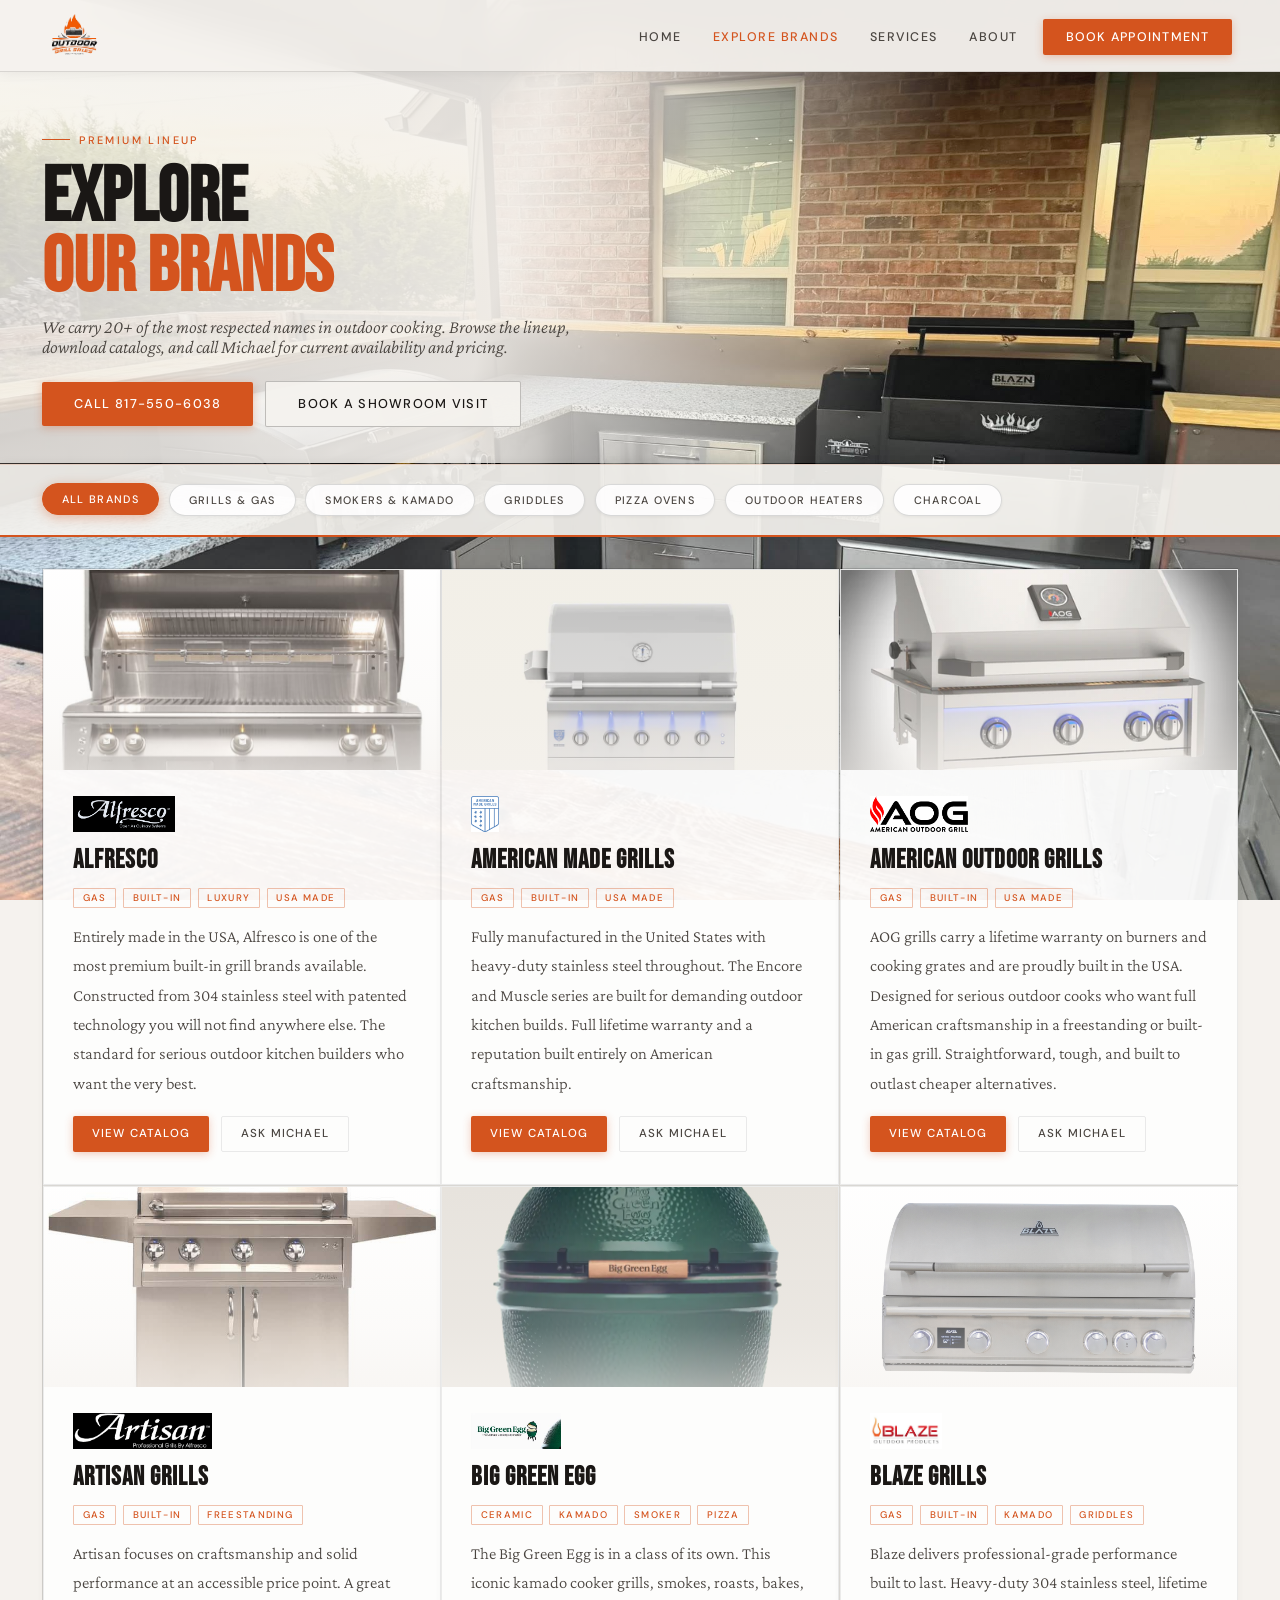
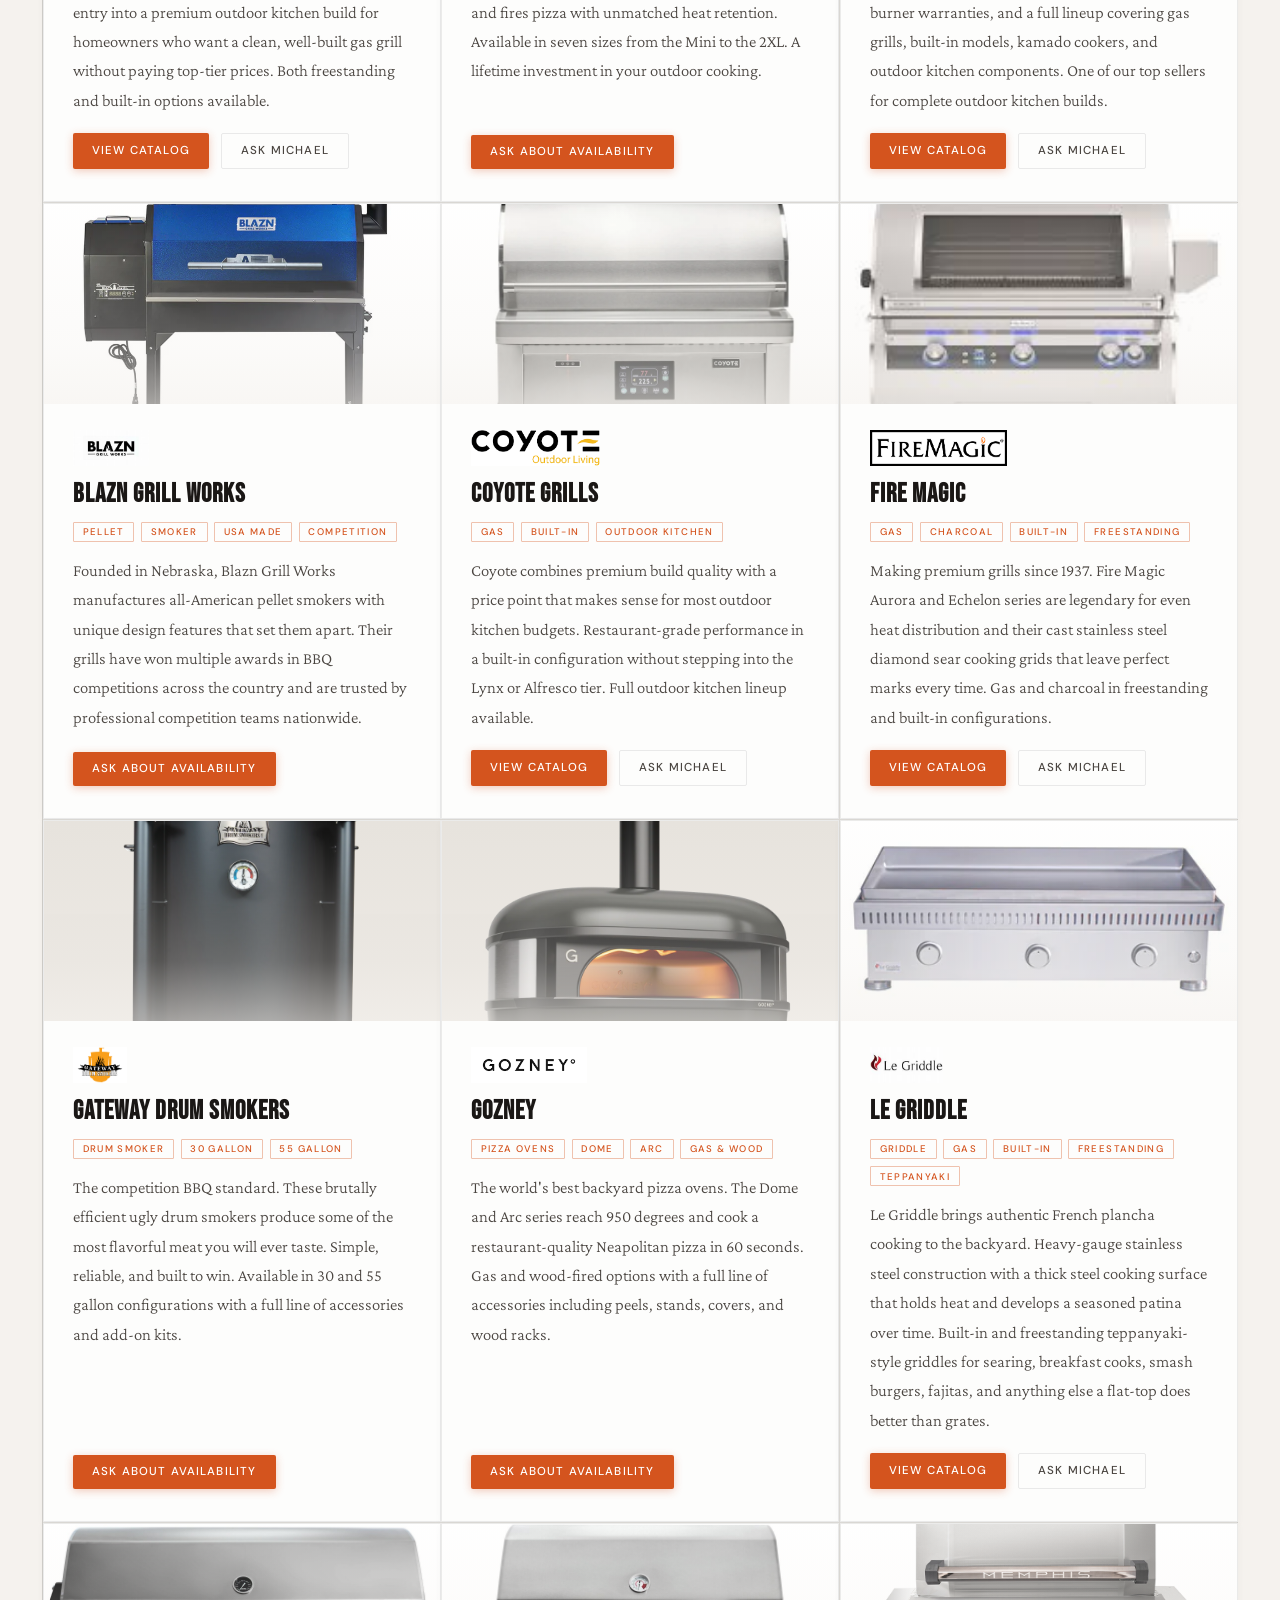
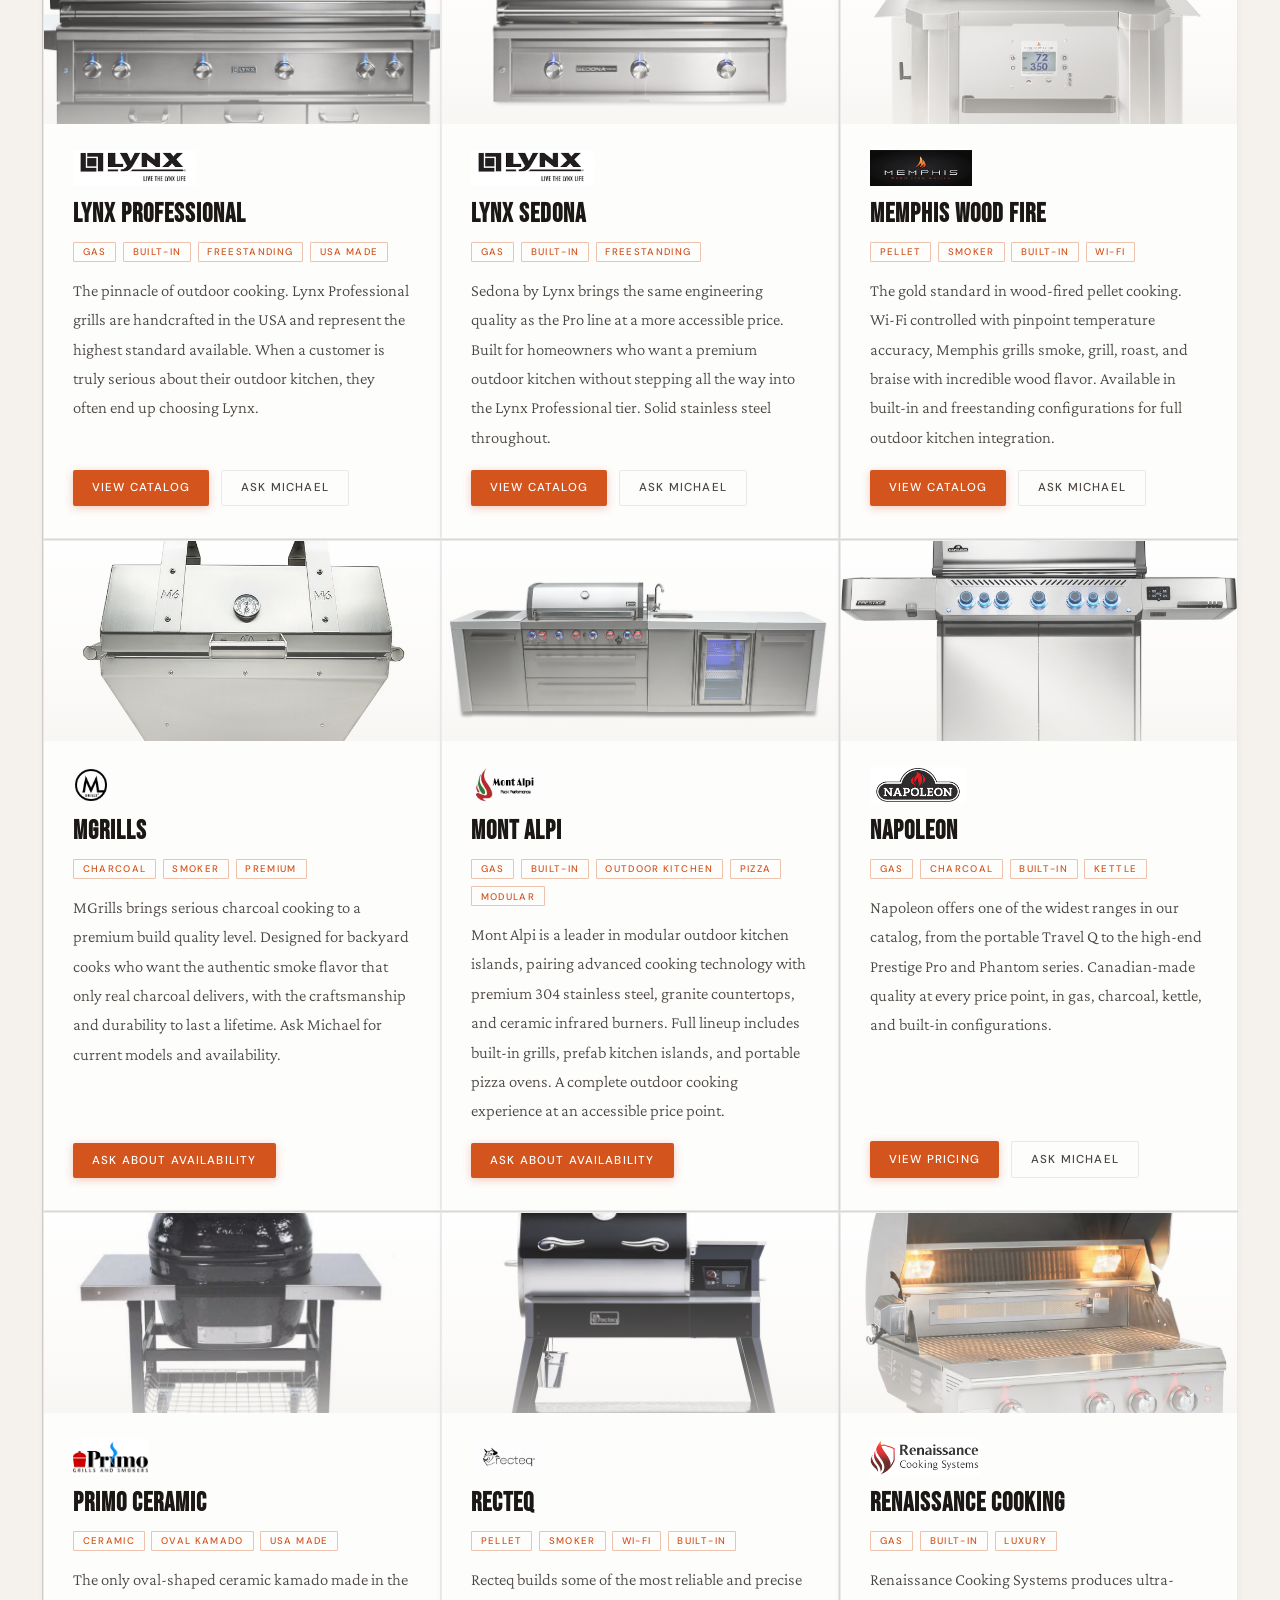
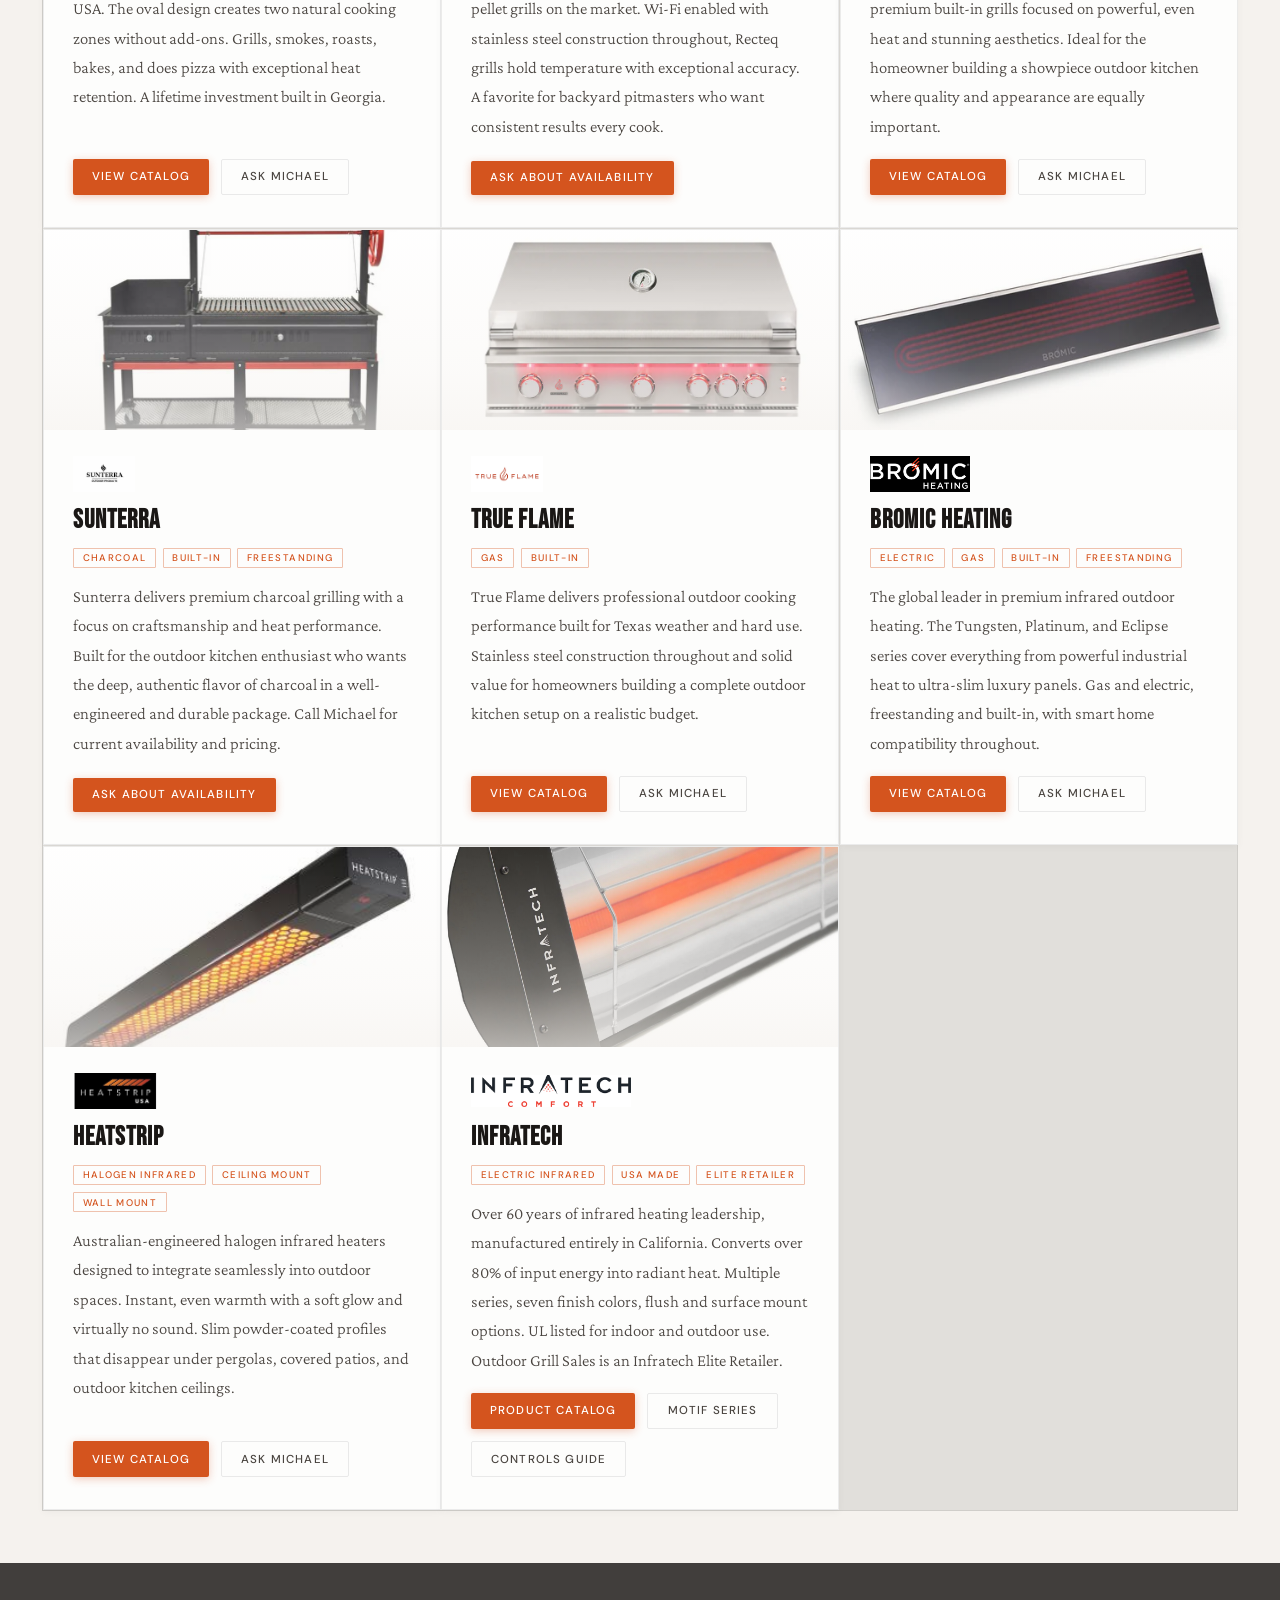
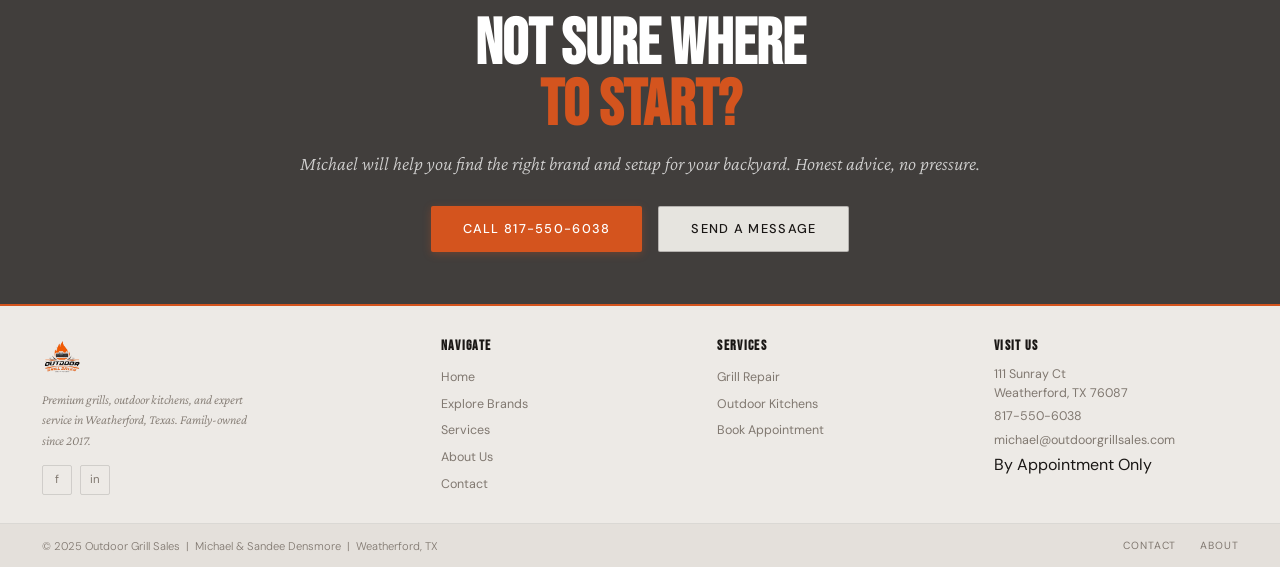
<file: explore.html>
<!DOCTYPE html>
<html lang="en">
<head>
  <meta charset="UTF-8">
  <meta name="viewport" content="width=device-width, initial-scale=1.0">
  <title>Explore Brands | Outdoor Grill Sales &mdash; Weatherford, TX</title>
  <meta name="description" content="Explore 20+ premium grill brands at Outdoor Grill Sales in Weatherford, TX. Browse gas grills, smokers, pizza ovens, outdoor heaters and more. Download catalogs and call for pricing.">
  <link rel="stylesheet" href="style.css">
  <link rel="icon" href="assets/logo.png" type="image/png">
</head>
<body>

<div id="progress-bar"></div>

<!-- ANNOUNCEMENT BANNER -->
<div id="announce-banner">
  <span class="banner-text">
    <span class="banner-dot"></span>
    <strong>Now By Appointment Only</strong>
    <span class="banner-sep">·</span>
    New Showroom: 111 Sunray Ct, Weatherford TX
    <span class="banner-sep">·</span>
    <a href="tel:8175506038">Call 817-550-6038</a>
  </span>
</div>

<nav>
  <a href="index.html" class="nav-logo">
    <img src="assets/logo.png" alt="Outdoor Grill Sales" onerror="this.style.display='none'">
  </a>
  <ul class="nav-links">
    <li><a href="index.html">Home</a></li>
    <li><a href="explore.html" class="active">Explore Brands</a></li>
    <li><a href="services.html">Services</a></li>
    <li><a href="about.html">About</a></li>
    <li><a href="contact.html" class="nav-cta">Book Appointment</a></li>
  </ul>
  <button class="nav-hamburger" id="nav-hamburger" aria-label="Open menu">
    <span></span><span></span><span></span>
  </button>
</nav>

<div class="nav-drawer" id="nav-drawer">
  <a href="index.html">Home</a>
  <a href="explore.html" class="active">Explore Brands</a>
  <a href="services.html">Services</a>
  <a href="about.html">About</a>
  <a href="contact.html" class="drawer-cta">Book Appointment</a>
  <span class="drawer-contact">817-550-6038 &nbsp;|&nbsp; Weatherford, TX</span>
</div>

<div class="page-top">

  <!-- PAGE HERO -->
  <div class="page-hero">
    <div class="page-hero-content">
      <div class="section-label">Premium Lineup</div>
      <h1 class="page-hero-title">Explore<br><span>Our Brands</span></h1>
      <p class="page-hero-sub">We carry 20+ of the most respected names in outdoor cooking. Browse the lineup, download catalogs, and call Michael for current availability and pricing.</p>
      <div style="margin-top:1.5rem; display:flex; gap:0.75rem; align-items:center; flex-wrap:wrap;">
        <a href="tel:8175506038" class="btn-primary">Call 817-550-6038</a>
        <a href="contact.html" class="btn-ghost">Book a Showroom Visit</a>
      </div>
    </div>
  </div>

  <!-- FILTER TABS -->
  <div class="catalog-filter" id="explore-start">
    <button class="filter-btn active" data-filter="all">All Brands</button>
    <button class="filter-btn" data-filter="grills">Grills &amp; Gas</button>
    <button class="filter-btn" data-filter="smokers">Smokers &amp; Kamado</button>
    <button class="filter-btn" data-filter="griddles">Griddles</button>
    <button class="filter-btn" data-filter="pizza">Pizza Ovens</button>
    <button class="filter-btn" data-filter="heaters">Outdoor Heaters</button>
    <button class="filter-btn" data-filter="charcoal">Charcoal</button>
  </div>

  <!-- BRAND GRID -->
  <section style="padding:1.95rem 2.6rem 3.25rem;">
    <div class="explore-brands-grid">

      <!-- ALFRESCO -->
      <div class="explore-brand-card reveal reveal-delay-1" data-category="grills">
        <div class="explore-brand-img-wrap">
          <img src="assets/brand-img-alfresco.jpg" alt="Alfresco" onerror="this.parentElement.classList.add('no-img')">
          <div class="explore-brand-img-overlay"></div>
          
        </div>
        <div class="explore-brand-body">
        <img class="explore-body-logo" src="assets/brand-alfresco.png" alt="Alfresco">
          <h3>Alfresco</h3>
          <div class="explore-brand-tags">
            <span>Gas</span><span>Built-In</span><span>Luxury</span><span>USA Made</span>
          </div>
          <p>Entirely made in the USA, Alfresco is one of the most premium built-in grill brands available. Constructed from 304 stainless steel with patented technology you will not find anywhere else. The standard for serious outdoor kitchen builders who want the very best.</p>
          <div class="explore-brand-actions">
            <a href="assets/Alfresco-2024-Catalog-c.pdf" target="_blank" rel="noopener" class="btn-catalog">View Catalog</a>
            <a href="contact.html?interest=Alfresco+Grills" class="btn-catalog-ghost">Ask Michael</a>
          </div>
        </div>
      </div>

      <!-- AMERICAN MADE GRILLS -->
      <div class="explore-brand-card reveal reveal-delay-1" data-category="grills">
        <div class="explore-brand-img-wrap">
          <img src="assets/brand-img-amg.jpg" alt="American Made Grills" onerror="this.parentElement.classList.add('no-img')">
          <div class="explore-brand-img-overlay"></div>
          
        </div>
        <div class="explore-brand-body">
        <img class="explore-body-logo" src="assets/brand-americanmade.png" alt="American Made Grills">
          <h3>American Made Grills</h3>
          <div class="explore-brand-tags">
            <span>Gas</span><span>Built-In</span><span>USA Made</span>
          </div>
          <p>Fully manufactured in the United States with heavy-duty stainless steel throughout. The Encore and Muscle series are built for demanding outdoor kitchen builds. Full lifetime warranty and a reputation built entirely on American craftsmanship.</p>
          <div class="explore-brand-actions">
            <a href="assets/AMG-2025-Catalog-061825-Print-compressed.pdf" target="_blank" rel="noopener" class="btn-catalog">View Catalog</a>
            <a href="contact.html?interest=American+Made+Grills" class="btn-catalog-ghost">Ask Michael</a>
          </div>
        </div>
      </div>

      <!-- AMERICAN OUTDOOR GRILLS -->
      <div class="explore-brand-card reveal reveal-delay-2" data-category="grills">
        <div class="explore-brand-img-wrap">
          <img src="assets/brand-img-aog.jpg" alt="American Outdoor Grills" onerror="this.parentElement.classList.add('no-img')">
          <div class="explore-brand-img-overlay"></div>
          
        </div>
        <div class="explore-brand-body">
        <img class="explore-body-logo" src="assets/brand-americanoutdoor.png" alt="American Outdoor Grills">
          <h3>American Outdoor Grills</h3>
          <div class="explore-brand-tags">
            <span>Gas</span><span>Built-In</span><span>USA Made</span>
          </div>
          <p>AOG grills carry a lifetime warranty on burners and cooking grates and are proudly built in the USA. Designed for serious outdoor cooks who want full American craftsmanship in a freestanding or built-in gas grill. Straightforward, tough, and built to outlast cheaper alternatives.</p>
          <div class="explore-brand-actions">
            <a href="assets/AOG_Product-Catalog-02.pdf" target="_blank" rel="noopener" class="btn-catalog">View Catalog</a>
            <a href="contact.html?interest=American+Outdoor+Grills" class="btn-catalog-ghost">Ask Michael</a>
          </div>
        </div>
      </div>

      <!-- ARTISAN -->
      <div class="explore-brand-card reveal" data-category="grills">
        <div class="explore-brand-img-wrap">
          <img src="assets/brand-img-artisan.jpg" alt="Artisan Grills" onerror="this.parentElement.classList.add('no-img')">
          <div class="explore-brand-img-overlay"></div>
          
        </div>
        <div class="explore-brand-body">
        <img class="explore-body-logo" src="assets/brand-artisan.png" alt="Artisan">
          <h3>Artisan Grills</h3>
          <div class="explore-brand-tags">
            <span>Gas</span><span>Built-In</span><span>Freestanding</span>
          </div>
          <p>Artisan focuses on craftsmanship and solid performance at an accessible price point. A great entry into a premium outdoor kitchen build for homeowners who want a clean, well-built gas grill without paying top-tier prices. Both freestanding and built-in options available.</p>
          <div class="explore-brand-actions">
            <a href="assets/Artisan-Catalog-c.pdf" target="_blank" rel="noopener" class="btn-catalog">View Catalog</a>
            <a href="contact.html?interest=Artisan+Grills" class="btn-catalog-ghost">Ask Michael</a>
          </div>
        </div>
      </div>

      <!-- BIG GREEN EGG -->
      <div class="explore-brand-card reveal" data-category="grills smokers pizza">
        <div class="explore-brand-img-wrap">
          <img src="assets/brand-img-bge.jpg" alt="Big Green Egg" onerror="this.parentElement.classList.add('no-img')">
          <div class="explore-brand-img-overlay"></div>
          
        </div>
        <div class="explore-brand-body">
        <img class="explore-body-logo" src="assets/brand-biggreenegg.png" alt="Big Green Egg">
          <h3>Big Green Egg</h3>
          <div class="explore-brand-tags">
            <span>Ceramic</span><span>Kamado</span><span>Smoker</span><span>Pizza</span>
          </div>
          <p>The Big Green Egg is in a class of its own. This iconic kamado cooker grills, smokes, roasts, bakes, and fires pizza with unmatched heat retention. Available in seven sizes from the Mini to the 2XL. A lifetime investment in your outdoor cooking.</p>
          <div class="explore-brand-actions">
            <a href="contact.html?interest=Big+Green+Egg" class="btn-catalog">Ask About Availability</a>
          </div>
        </div>
      </div>

      <!-- BLAZE -->
      <div class="explore-brand-card reveal" data-category="grills griddles">
        <div class="explore-brand-img-wrap">
          <img src="assets/brand-img-blaze.jpg" alt="Blaze Grills" onerror="this.parentElement.classList.add('no-img')">
          <div class="explore-brand-img-overlay"></div>
          
        </div>
        <div class="explore-brand-body">
        <img class="explore-body-logo" src="assets/brand-blaze.png" alt="Blaze">
          <h3>Blaze Grills</h3>
          <div class="explore-brand-tags">
            <span>Gas</span><span>Built-In</span><span>Kamado</span><span>Griddles</span>
          </div>
          <p>Blaze delivers professional-grade performance built to last. Heavy-duty 304 stainless steel, lifetime burner warranties, and a full lineup covering gas grills, built-in models, kamado cookers, and outdoor kitchen components. One of our top sellers for complete outdoor kitchen builds.</p>
          <div class="explore-brand-actions">
            <a href="assets/Blaze-JUN2025-BlazeProductCatalog-condensed.pdf" target="_blank" rel="noopener" class="btn-catalog">View Catalog</a>
            <a href="contact.html?interest=Blaze+Grills" class="btn-catalog-ghost">Ask Michael</a>
          </div>
        </div>
      </div>

      <!-- BLAZN GRILL WORKS -->
      <div class="explore-brand-card reveal reveal-delay-1" data-category="smokers">
        <div class="explore-brand-img-wrap">
          <img src="assets/brand-img-blazn.jpg" alt="Blazn Grill Works" onerror="this.parentElement.classList.add('no-img')">
          <div class="explore-brand-img-overlay"></div>
        </div>
        <div class="explore-brand-body">
          <img class="explore-body-logo" src="assets/brand-blazn.png" alt="Blazn Grill Works">
          <h3>Blazn Grill Works</h3>
          <div class="explore-brand-tags">
            <span>Pellet</span><span>Smoker</span><span>USA Made</span><span>Competition</span>
          </div>
          <p>Founded in Nebraska, Blazn Grill Works manufactures all-American pellet smokers with unique design features that set them apart. Their grills have won multiple awards in BBQ competitions across the country and are trusted by professional competition teams nationwide.</p>
          <div class="explore-brand-actions">
            <a href="contact.html?interest=Blazn+Grill+Works" class="btn-catalog">Ask About Availability</a>
          </div>
        </div>
      </div>

      <!-- COYOTE -->
      <div class="explore-brand-card reveal reveal-delay-2" data-category="grills">
        <div class="explore-brand-img-wrap">
          <img src="assets/brand-img-coyote.jpg" alt="Coyote Grills" onerror="this.parentElement.classList.add('no-img')">
          <div class="explore-brand-img-overlay"></div>
          
        </div>
        <div class="explore-brand-body">
        <img class="explore-body-logo" src="assets/brand-coyote.png" alt="Coyote">
          <h3>Coyote Grills</h3>
          <div class="explore-brand-tags">
            <span>Gas</span><span>Built-In</span><span>Outdoor Kitchen</span>
          </div>
          <p>Coyote combines premium build quality with a price point that makes sense for most outdoor kitchen budgets. Restaurant-grade performance in a built-in configuration without stepping into the Lynx or Alfresco tier. Full outdoor kitchen lineup available.</p>
          <div class="explore-brand-actions">
            <a href="assets/COY-2025-Brochure.pdf" target="_blank" rel="noopener" class="btn-catalog">View Catalog</a>
            <a href="contact.html?interest=Coyote+Grills" class="btn-catalog-ghost">Ask Michael</a>
          </div>
        </div>
      </div>

      <!-- FIRE MAGIC -->
      <div class="explore-brand-card reveal" data-category="grills">
        <div class="explore-brand-img-wrap">
          <img src="assets/brand-img-firemagic.jpg" alt="Fire Magic" onerror="this.parentElement.classList.add('no-img')">
          <div class="explore-brand-img-overlay"></div>
          
        </div>
        <div class="explore-brand-body">
        <img class="explore-body-logo" src="assets/brand-firemagic.png" alt="Fire Magic">
          <h3>Fire Magic</h3>
          <div class="explore-brand-tags">
            <span>Gas</span><span>Charcoal</span><span>Built-In</span><span>Freestanding</span>
          </div>
          <p>Making premium grills since 1937. Fire Magic Aurora and Echelon series are legendary for even heat distribution and their cast stainless steel diamond sear cooking grids that leave perfect marks every time. Gas and charcoal in freestanding and built-in configurations.</p>
          <div class="explore-brand-actions">
            <a href="assets/FireMagic_Catalog_c.pdf" target="_blank" rel="noopener" class="btn-catalog">View Catalog</a>
            <a href="contact.html?interest=Fire+Magic+Grills" class="btn-catalog-ghost">Ask Michael</a>
          </div>
        </div>
      </div>

      <!-- GATEWAY DRUM SMOKERS -->
      <div class="explore-brand-card reveal" data-category="smokers">
        <div class="explore-brand-img-wrap">
          <img src="assets/brand-img-gateway.jpg" alt="Gateway Drum Smokers" onerror="this.parentElement.classList.add('no-img')">
          <div class="explore-brand-img-overlay"></div>
          
        </div>
        <div class="explore-brand-body">
        <img class="explore-body-logo" src="assets/brand-gateway.png" alt="Gateway Drum Smokers">
          <h3>Gateway Drum Smokers</h3>
          <div class="explore-brand-tags">
            <span>Drum Smoker</span><span>30 Gallon</span><span>55 Gallon</span>
          </div>
          <p>The competition BBQ standard. These brutally efficient ugly drum smokers produce some of the most flavorful meat you will ever taste. Simple, reliable, and built to win. Available in 30 and 55 gallon configurations with a full line of accessories and add-on kits.</p>
          <div class="explore-brand-actions">
            <a href="contact.html?interest=Gateway+Drum+Smokers" class="btn-catalog">Ask About Availability</a>
          </div>
        </div>
      </div>

      <!-- GOZNEY -->
      <div class="explore-brand-card reveal reveal-delay-1" data-category="pizza">
        <div class="explore-brand-img-wrap">
          <img src="assets/brand-img-gozney.jpg" alt="Gozney Pizza Ovens" onerror="this.parentElement.classList.add('no-img')">
          <div class="explore-brand-img-overlay"></div>
          
        </div>
        <div class="explore-brand-body">
        <img class="explore-body-logo" src="assets/brand-gozney.png" alt="Gozney">
          <h3>Gozney</h3>
          <div class="explore-brand-tags">
            <span>Pizza Ovens</span><span>Dome</span><span>Arc</span><span>Gas &amp; Wood</span>
          </div>
          <p>The world's best backyard pizza ovens. The Dome and Arc series reach 950 degrees and cook a restaurant-quality Neapolitan pizza in 60 seconds. Gas and wood-fired options with a full line of accessories including peels, stands, covers, and wood racks.</p>
          <div class="explore-brand-actions">
            <a href="contact.html?interest=Gozney+Pizza+Ovens" class="btn-catalog">Ask About Availability</a>
          </div>
        </div>
      </div>

      <!-- LE GRIDDLE -->
      <div class="explore-brand-card reveal reveal-delay-2" data-category="griddles grills">
        <div class="explore-brand-img-wrap">
          <img src="assets/brand-img-legriddle.jpg" alt="Le Griddle" onerror="this.parentElement.classList.add('no-img')">
          <div class="explore-brand-img-overlay"></div>
        </div>
        <div class="explore-brand-body">
          <img class="explore-body-logo" src="assets/brand-legriddle.png" alt="Le Griddle">
          <h3>Le Griddle</h3>
          <div class="explore-brand-tags">
            <span>Griddle</span><span>Gas</span><span>Built-In</span><span>Freestanding</span><span>Teppanyaki</span>
          </div>
          <p>Le Griddle brings authentic French plancha cooking to the backyard. Heavy-gauge stainless steel construction with a thick steel cooking surface that holds heat and develops a seasoned patina over time. Built-in and freestanding teppanyaki-style griddles for searing, breakfast cooks, smash burgers, fajitas, and anything else a flat-top does better than grates.</p>
          <div class="explore-brand-actions">
            <a href="assets/Le-Griddle-2026-Catalog.pdf" target="_blank" rel="noopener" class="btn-catalog">View Catalog</a>
            <a href="contact.html?interest=Le+Griddle" class="btn-catalog-ghost">Ask Michael</a>
          </div>
        </div>
      </div>

      <!-- LYNX PRO -->
      <div class="explore-brand-card reveal reveal-delay-1" data-category="grills">
        <div class="explore-brand-img-wrap">
          <img src="assets/brand-img-lynx-pro.jpg" alt="Lynx Professional" onerror="this.parentElement.classList.add('no-img')">
          <div class="explore-brand-img-overlay"></div>
          
        </div>
        <div class="explore-brand-body">
        <img class="explore-body-logo" src="assets/brand-lynx.png" alt="Lynx">
          <h3>Lynx Professional</h3>
          <div class="explore-brand-tags">
            <span>Gas</span><span>Built-In</span><span>Freestanding</span><span>USA Made</span>
          </div>
          <p>The pinnacle of outdoor cooking. Lynx Professional grills are handcrafted in the USA and represent the highest standard available. When a customer is truly serious about their outdoor kitchen, they often end up choosing Lynx.</p>
          <div class="explore-brand-actions">
            <a href="assets/LynxProBrochure2025.pdf" target="_blank" rel="noopener" class="btn-catalog">View Catalog</a>
            <a href="contact.html?interest=Lynx+Professional" class="btn-catalog-ghost">Ask Michael</a>
          </div>
        </div>
      </div>

      <!-- LYNX SEDONA -->
      <div class="explore-brand-card reveal reveal-delay-2" data-category="grills">
        <div class="explore-brand-img-wrap">
          <img src="assets/brand-img-lynx-sedona.jpg" alt="Lynx Sedona" onerror="this.parentElement.classList.add('no-img')">
          <div class="explore-brand-img-overlay"></div>
          
        </div>
        <div class="explore-brand-body">
        <img class="explore-body-logo" src="assets/brand-lynx.png" alt="Lynx Sedona">
          <h3>Lynx Sedona</h3>
          <div class="explore-brand-tags">
            <span>Gas</span><span>Built-In</span><span>Freestanding</span>
          </div>
          <p>Sedona by Lynx brings the same engineering quality as the Pro line at a more accessible price. Built for homeowners who want a premium outdoor kitchen without stepping all the way into the Lynx Professional tier. Solid stainless steel throughout.</p>
          <div class="explore-brand-actions">
            <a href="assets/OGS-Lynx-Sedona-Brochure.pdf" target="_blank" rel="noopener" class="btn-catalog">View Catalog</a>
            <a href="contact.html?interest=Lynx+Sedona" class="btn-catalog-ghost">Ask Michael</a>
          </div>
        </div>
      </div>

      <!-- MEMPHIS -->
      <div class="explore-brand-card reveal reveal-delay-2" data-category="smokers grills">
        <div class="explore-brand-img-wrap">
          <img src="assets/brand-img-memphis.jpg" alt="Memphis Wood Fire Grills" onerror="this.parentElement.classList.add('no-img')">
          <div class="explore-brand-img-overlay"></div>
          
        </div>
        <div class="explore-brand-body">
        <img class="explore-body-logo" src="assets/brand-memphis.png" alt="Memphis">
          <h3>Memphis Wood Fire</h3>
          <div class="explore-brand-tags">
            <span>Pellet</span><span>Smoker</span><span>Built-In</span><span>Wi-Fi</span>
          </div>
          <p>The gold standard in wood-fired pellet cooking. Wi-Fi controlled with pinpoint temperature accuracy, Memphis grills smoke, grill, roast, and braise with incredible wood flavor. Available in built-in and freestanding configurations for full outdoor kitchen integration.</p>
          <div class="explore-brand-actions">
            <a href="assets/Memphis_Brochure_2024.pdf" target="_blank" rel="noopener" class="btn-catalog">View Catalog</a>
            <a href="contact.html?interest=Memphis+Wood+Fire" class="btn-catalog-ghost">Ask Michael</a>
          </div>
        </div>
      </div>

      <!-- MGRILLS -->
      <div class="explore-brand-card reveal reveal-delay-2" data-category="charcoal smokers">
        <div class="explore-brand-img-wrap">
          <img src="assets/brand-img-mgrills.jpg" alt="MGrills Charcoal" onerror="this.parentElement.classList.add('no-img')">
          <div class="explore-brand-img-overlay"></div>
        </div>
        <div class="explore-brand-body">
          <img class="explore-body-logo" src="assets/brand-mgrills.png" alt="MGrills">
          <h3>MGrills</h3>
          <div class="explore-brand-tags">
            <span>Charcoal</span><span>Smoker</span><span>Premium</span>
          </div>
          <p>MGrills brings serious charcoal cooking to a premium build quality level. Designed for backyard cooks who want the authentic smoke flavor that only real charcoal delivers, with the craftsmanship and durability to last a lifetime. Ask Michael for current models and availability.</p>
          <div class="explore-brand-actions">
            <a href="contact.html?interest=MGrills+Charcoal" class="btn-catalog">Ask About Availability</a>
          </div>
        </div>
      </div>

      <!-- MONT ALPI -->
      <div class="explore-brand-card reveal" data-category="grills pizza">
        <div class="explore-brand-img-wrap">
          <img src="assets/brand-mont-alpi.jpg" alt="Mont Alpi Outdoor Kitchens" onerror="this.parentElement.classList.add('no-img')">
          <div class="explore-brand-img-overlay"></div>
        </div>
        <div class="explore-brand-body">
          <img class="explore-body-logo" src="assets/brand-mont-alpi.png" alt="Mont Alpi">
          <h3>Mont Alpi</h3>
          <div class="explore-brand-tags">
            <span>Gas</span><span>Built-In</span><span>Outdoor Kitchen</span><span>Pizza</span><span>Modular</span>
          </div>
          <p>Mont Alpi is a leader in modular outdoor kitchen islands, pairing advanced cooking technology with premium 304 stainless steel, granite countertops, and ceramic infrared burners. Full lineup includes built-in grills, prefab kitchen islands, and portable pizza ovens. A complete outdoor cooking experience at an accessible price point.</p>
          <div class="explore-brand-actions">
            <a href="contact.html?interest=Mont+Alpi" class="btn-catalog">Ask About Availability</a>
          </div>
        </div>
      </div>

      <!-- NAPOLEON -->
      <div class="explore-brand-card reveal" data-category="grills">
        <div class="explore-brand-img-wrap">
          <img src="assets/brand-img-napoleon.jpg" alt="Napoleon" onerror="this.parentElement.classList.add('no-img')">
          <div class="explore-brand-img-overlay"></div>
          
        </div>
        <div class="explore-brand-body">
        <img class="explore-body-logo" src="assets/brand-napoleon.png" alt="Napoleon">
          <h3>Napoleon</h3>
          <div class="explore-brand-tags">
            <span>Gas</span><span>Charcoal</span><span>Built-In</span><span>Kettle</span>
          </div>
          <p>Napoleon offers one of the widest ranges in our catalog, from the portable Travel Q to the high-end Prestige Pro and Phantom series. Canadian-made quality at every price point, in gas, charcoal, kettle, and built-in configurations.</p>
          <div class="explore-brand-actions">
            <a href="assets/napoleon-pricing.pdf" target="_blank" rel="noopener" class="btn-catalog">View Pricing</a>
            <a href="contact.html?interest=Napoleon+Grills" class="btn-catalog-ghost">Ask Michael</a>
          </div>
        </div>
      </div>

      <!-- PRIMO -->
      <div class="explore-brand-card reveal reveal-delay-1" data-category="grills smokers pizza">
        <div class="explore-brand-img-wrap">
          <img src="assets/brand-img-primo.jpg" alt="Primo Ceramic Grills" onerror="this.parentElement.classList.add('no-img')">
          <div class="explore-brand-img-overlay"></div>
          
        </div>
        <div class="explore-brand-body">
        <img class="explore-body-logo" src="assets/brand-primo.png" alt="Primo">
          <h3>Primo Ceramic</h3>
          <div class="explore-brand-tags">
            <span>Ceramic</span><span>Oval Kamado</span><span>USA Made</span>
          </div>
          <p>The only oval-shaped ceramic kamado made in the USA. The oval design creates two natural cooking zones without add-ons. Grills, smokes, roasts, bakes, and does pizza with exceptional heat retention. A lifetime investment built in Georgia.</p>
          <div class="explore-brand-actions">
            <a href="assets/Primo_Product_Brochure_011924-ForWEB.pdf" target="_blank" rel="noopener" class="btn-catalog">View Catalog</a>
            <a href="contact.html?interest=Primo+Ceramic+Grills" class="btn-catalog-ghost">Ask Michael</a>
          </div>
        </div>
      </div>

      <!-- RECTEQ -->
      <div class="explore-brand-card reveal" data-category="smokers">
        <div class="explore-brand-img-wrap">
          <img src="assets/brand-img-recteq.jpg" alt="Recteq Pellet Grills" onerror="this.parentElement.classList.add('no-img')">
          <div class="explore-brand-img-overlay"></div>
        </div>
        <div class="explore-brand-body">
          <img class="explore-body-logo" src="assets/brand-recteq.png" alt="Recteq">
          <h3>Recteq</h3>
          <div class="explore-brand-tags">
            <span>Pellet</span><span>Smoker</span><span>Wi-Fi</span><span>Built-In</span>
          </div>
          <p>Recteq builds some of the most reliable and precise pellet grills on the market. Wi-Fi enabled with stainless steel construction throughout, Recteq grills hold temperature with exceptional accuracy. A favorite for backyard pitmasters who want consistent results every cook.</p>
          <div class="explore-brand-actions">
            <a href="contact.html?interest=Recteq+Pellet+Grills" class="btn-catalog">Ask About Availability</a>
          </div>
        </div>
      </div>

      <!-- RENAISSANCE -->
      <div class="explore-brand-card reveal reveal-delay-1" data-category="grills">
        <div class="explore-brand-img-wrap">
          <img src="assets/brand-img-renaissance.jpg" alt="Renaissance Cooking Systems" onerror="this.parentElement.classList.add('no-img')">
          <div class="explore-brand-img-overlay"></div>
          
        </div>
        <div class="explore-brand-body">
        <img class="explore-body-logo" src="assets/brand-renaissance.png" alt="Renaissance">
          <h3>Renaissance Cooking</h3>
          <div class="explore-brand-tags">
            <span>Gas</span><span>Built-In</span><span>Luxury</span>
          </div>
          <p>Renaissance Cooking Systems produces ultra-premium built-in grills focused on powerful, even heat and stunning aesthetics. Ideal for the homeowner building a showpiece outdoor kitchen where quality and appearance are equally important.</p>
          <div class="explore-brand-actions">
            <a href="assets/Renaissance-Cooking-Systems-2025-Catalog.pdf" target="_blank" rel="noopener" class="btn-catalog">View Catalog</a>
            <a href="contact.html?interest=Renaissance+Grills" class="btn-catalog-ghost">Ask Michael</a>
          </div>
        </div>
      </div>

      <!-- SUNTERRA -->
      <div class="explore-brand-card reveal" data-category="charcoal">
        <div class="explore-brand-img-wrap">
          <img src="assets/brand-img-sunterra.jpg" alt="Sunterra Charcoal Grills" onerror="this.parentElement.classList.add('no-img')">
          <div class="explore-brand-img-overlay"></div>
        </div>
        <div class="explore-brand-body">
          <img class="explore-body-logo" src="assets/brand-sunterra.png" alt="Sunterra">
          <h3>Sunterra</h3>
          <div class="explore-brand-tags">
            <span>Charcoal</span><span>Built-In</span><span>Freestanding</span>
          </div>
          <p>Sunterra delivers premium charcoal grilling with a focus on craftsmanship and heat performance. Built for the outdoor kitchen enthusiast who wants the deep, authentic flavor of charcoal in a well-engineered and durable package. Call Michael for current availability and pricing.</p>
          <div class="explore-brand-actions">
            <a href="contact.html?interest=Sunterra+Charcoal" class="btn-catalog">Ask About Availability</a>
          </div>
        </div>
      </div>

      <!-- TRUE FLAME -->
      <div class="explore-brand-card reveal reveal-delay-2" data-category="grills">
        <div class="explore-brand-img-wrap">
          <img src="assets/brand-img-trueflame.jpg" alt="True Flame" onerror="this.parentElement.classList.add('no-img')">
          <div class="explore-brand-img-overlay"></div>
          
        </div>
        <div class="explore-brand-body">
        <img class="explore-body-logo" src="assets/brand-trueflame.png" alt="True Flame">
          <h3>True Flame</h3>
          <div class="explore-brand-tags">
            <span>Gas</span><span>Built-In</span>
          </div>
          <p>True Flame delivers professional outdoor cooking performance built for Texas weather and hard use. Stainless steel construction throughout and solid value for homeowners building a complete outdoor kitchen setup on a realistic budget.</p>
          <div class="explore-brand-actions">
            <a href="assets/trueflame-catalog-new-061025-single-sm.pdf" target="_blank" rel="noopener" class="btn-catalog">View Catalog</a>
            <a href="contact.html?interest=True+Flame+Grills" class="btn-catalog-ghost">Ask Michael</a>
          </div>
        </div>
      </div>

      <!-- BROMIC -->
      <div class="explore-brand-card reveal" data-category="heaters">
        <div class="explore-brand-img-wrap">
          <img src="assets/brand-img-bromic.jpg" alt="Bromic Heating" onerror="this.parentElement.classList.add('no-img')">
          <div class="explore-brand-img-overlay"></div>
          
        </div>
        <div class="explore-brand-body">
        <img class="explore-body-logo" src="assets/brand-bromic.png" alt="Bromic">
          <h3>Bromic Heating</h3>
          <div class="explore-brand-tags">
            <span>Electric</span><span>Gas</span><span>Built-In</span><span>Freestanding</span>
          </div>
          <p>The global leader in premium infrared outdoor heating. The Tungsten, Platinum, and Eclipse series cover everything from powerful industrial heat to ultra-slim luxury panels. Gas and electric, freestanding and built-in, with smart home compatibility throughout.</p>
          <div class="explore-brand-actions">
            <a href="https://pim.bromic.com/wp-content/uploads/2025/09/NA-Bromic-Catalog-Web.pdf?_gl=1*1h15rh*_gcl_au*MTg4MTg0NzY1OC4xNzc2MTgwNjA4" target="_blank" rel="noopener" class="btn-catalog">View Catalog</a>
            <a href="contact.html?interest=Bromic+Heaters" class="btn-catalog-ghost">Ask Michael</a>
          </div>
        </div>
      </div>

      <!-- HEATSTRIP -->
      <div class="explore-brand-card reveal reveal-delay-2" data-category="heaters">
        <div class="explore-brand-img-wrap">
          <img src="assets/brand-img-heatstrip.jpg" alt="HeatStrip" onerror="this.parentElement.classList.add('no-img')">
          <div class="explore-brand-img-overlay"></div>
          
        </div>
        <div class="explore-brand-body">
        <img class="explore-body-logo" src="assets/brand-heatstrip.png" alt="HeatStrip">
          <h3>HeatStrip</h3>
          <div class="explore-brand-tags">
            <span>Halogen Infrared</span><span>Ceiling Mount</span><span>Wall Mount</span>
          </div>
          <p>Australian-engineered halogen infrared heaters designed to integrate seamlessly into outdoor spaces. Instant, even warmth with a soft glow and virtually no sound. Slim powder-coated profiles that disappear under pergolas, covered patios, and outdoor kitchen ceilings.</p>
          <div class="explore-brand-actions">
            <a href="https://heatstrip.com/wp-content/uploads/2024/02/Heatstrip-Brochure-2024-US-Web-v10.24.pdf" target="_blank" rel="noopener" class="btn-catalog">View Catalog</a>
            <a href="contact.html?interest=HeatStrip+Heaters" class="btn-catalog-ghost">Ask Michael</a>
          </div>
        </div>
      </div>


      <!-- INFRATECH -->
      <div class="explore-brand-card reveal reveal-delay-1" data-category="heaters">
        <div class="explore-brand-img-wrap">
          <img src="assets/brand-img-infratech.jpg" alt="Infratech" onerror="this.parentElement.classList.add('no-img')">
          <div class="explore-brand-img-overlay"></div>
          
        </div>
        <div class="explore-brand-body">
        <img class="explore-body-logo" src="assets/brand-infratech.png" alt="Infratech">
          <h3>Infratech</h3>
          <div class="explore-brand-tags">
            <span>Electric Infrared</span><span>USA Made</span><span>Elite Retailer</span>
          </div>
          <p>Over 60 years of infrared heating leadership, manufactured entirely in California. Converts over 80% of input energy into radiant heat. Multiple series, seven finish colors, flush and surface mount options. UL listed for indoor and outdoor use. Outdoor Grill Sales is an Infratech Elite Retailer.</p>
          <div class="explore-brand-actions">
            <a href="https://www.infratech.com/wp-content/uploads/in040_16pgbrochure_100925_fnl.pdf" target="_blank" rel="noopener" class="btn-catalog">Product Catalog</a>
            <a href="https://www.infratech.com/wp-content/uploads/in040_motif_brochure_100925.pdf" target="_blank" rel="noopener" class="btn-catalog-ghost">Motif Series</a>
            <a href="https://www.infratech.com/wp-content/uploads/IN0999_ControlsBrochure_011922_dj.pdf" target="_blank" rel="noopener" class="btn-catalog-ghost">Controls Guide</a>
          </div>
        </div>
      </div>

    </div>
  </section>

  <!-- BOTTOM CTA -->
  <div class="cta-band">
    <div class="cta-band-content">
      <h2>Not Sure Where<br><span style="color:var(--ember);">to Start?</span></h2>
      <p>Michael will help you find the right brand and setup for your backyard. Honest advice, no pressure.</p>
      <div class="cta-band-actions">
        <a href="tel:8175506038" class="btn-primary">Call 817-550-6038</a>
        <a href="contact.html" class="btn-ghost">Send a Message</a>
      </div>
    </div>
  </div>

</div>

<!-- FOOTER -->
<footer>
  <div class="footer-top">
    <div class="footer-brand">
      <img src="assets/logo.png" alt="Outdoor Grill Sales">
      <p>Premium grills, outdoor kitchens, and expert service in Weatherford, Texas. Family-owned since 2017.</p>
      <div class="footer-social">
        <a href="https://www.facebook.com/outdoorgrillsales" target="_blank" rel="noopener" title="Facebook">f</a>
        <a href="https://www.instagram.com/outdoorgrillsales1" target="_blank" rel="noopener" title="Instagram">in</a>
      </div>
    </div>
    <div class="footer-col">
      <h4>Navigate</h4>
      <ul>
        <li><a href="index.html">Home</a></li>
        <li><a href="explore.html">Explore Brands</a></li>
        <li><a href="services.html">Services</a></li>
        <li><a href="about.html">About Us</a></li>
        <li><a href="contact.html">Contact</a></li>
      </ul>
    </div>
    <div class="footer-col">
      <h4>Services</h4>
      <ul>
        <li><a href="services.html">Grill Repair</a></li>
        <li><a href="services.html#install">Outdoor Kitchens</a></li>
        <li><a href="contact.html">Book Appointment</a></li>
      </ul>
    </div>
    <div class="footer-col">
      <h4>Visit Us</h4>
      <div class="footer-contact-item">111 Sunray Ct<br>Weatherford, TX 76087</div>
      <div class="footer-contact-item"><a href="tel:8175506038">817-550-6038</a></div>
      <div class="footer-contact-item"><a href="mailto:michael@outdoorgrillsales.com">michael@outdoorgrillsales.com</a></div>
      <div class="footer-appt-badge">By Appointment Only</div>
    </div>
  </div>
  <div class="footer-bottom">
    <div class="footer-copy">&copy; 2025 Outdoor Grill Sales &nbsp;|&nbsp; Michael &amp; Sandee Densmore &nbsp;|&nbsp; Weatherford, TX</div>
    <div class="footer-bottom-links">
      <a href="contact.html">Contact</a>
      <a href="about.html">About</a>
    </div>
  </div>
</footer>

<button id="back-top" aria-label="Back to top">&#8593;</button>
<script src="nav.js"></script>
<script src="script.js"></script>
</body>
</html>
</file>
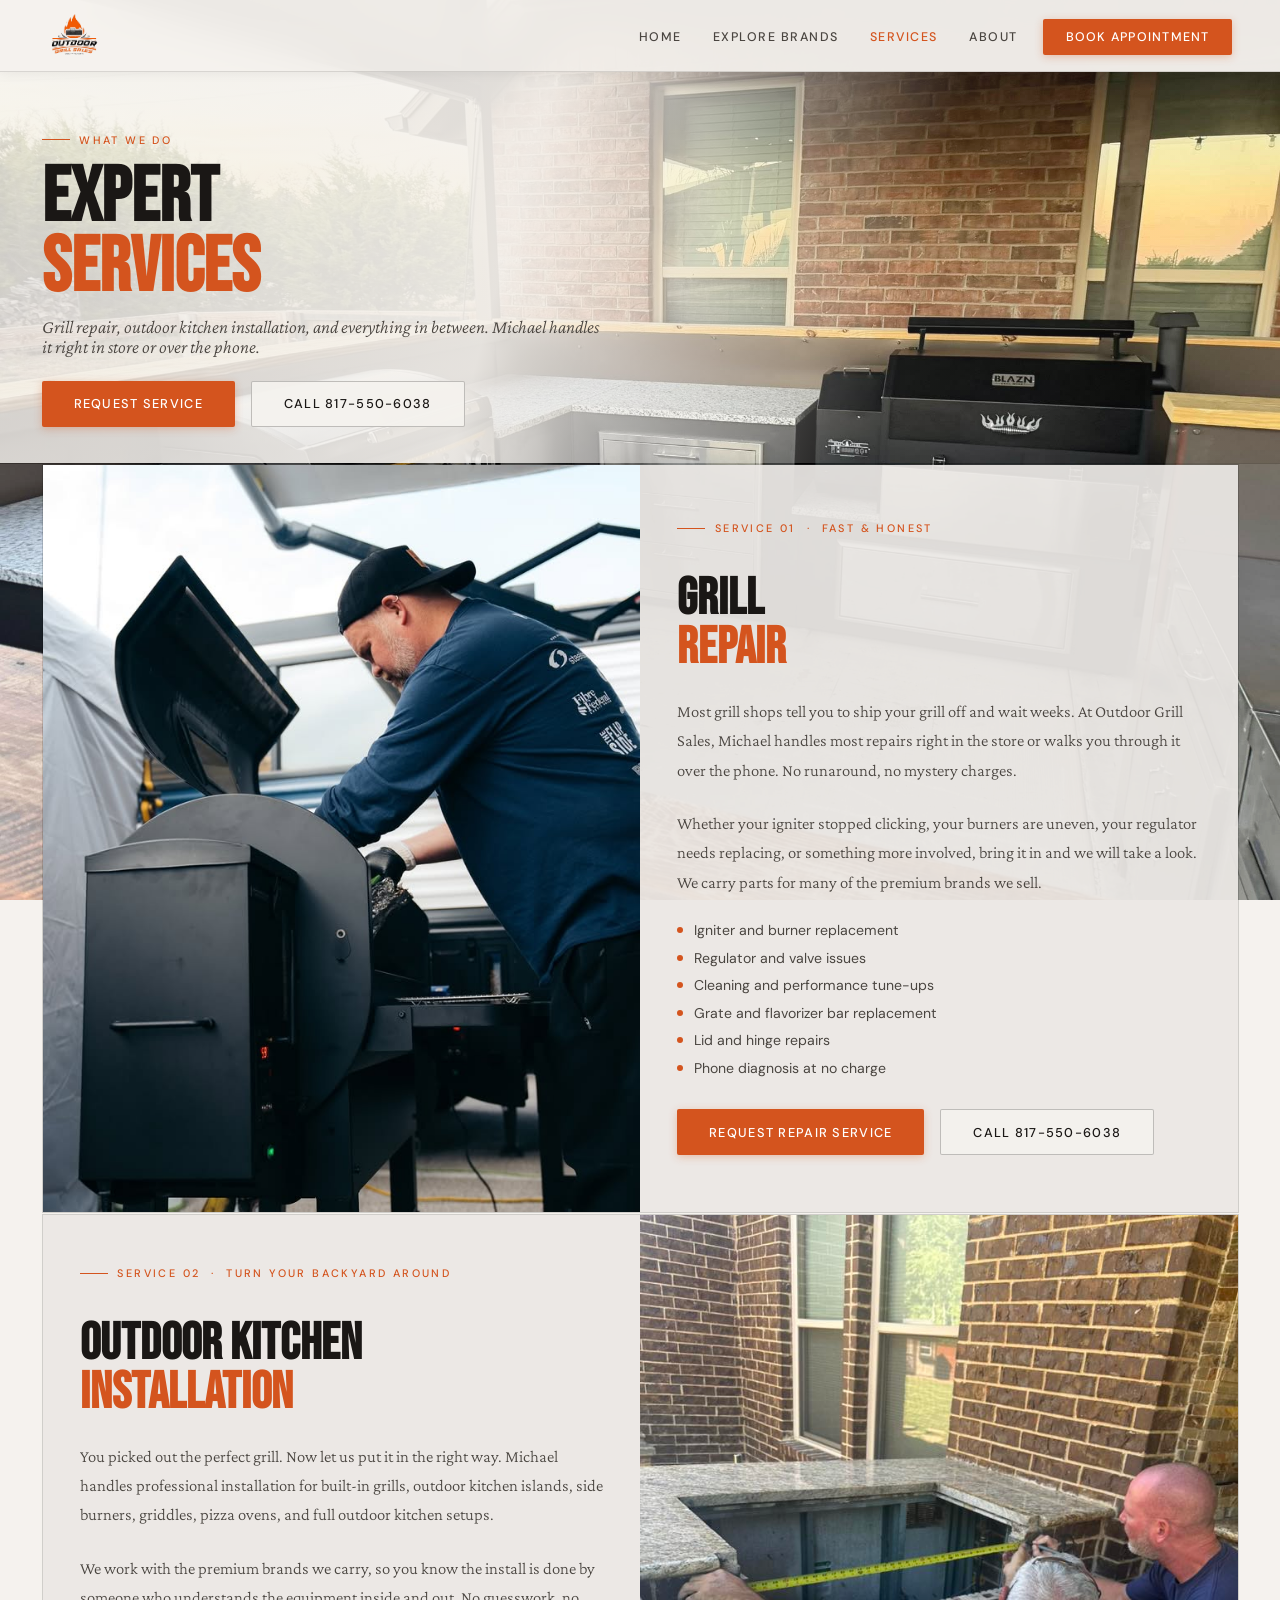
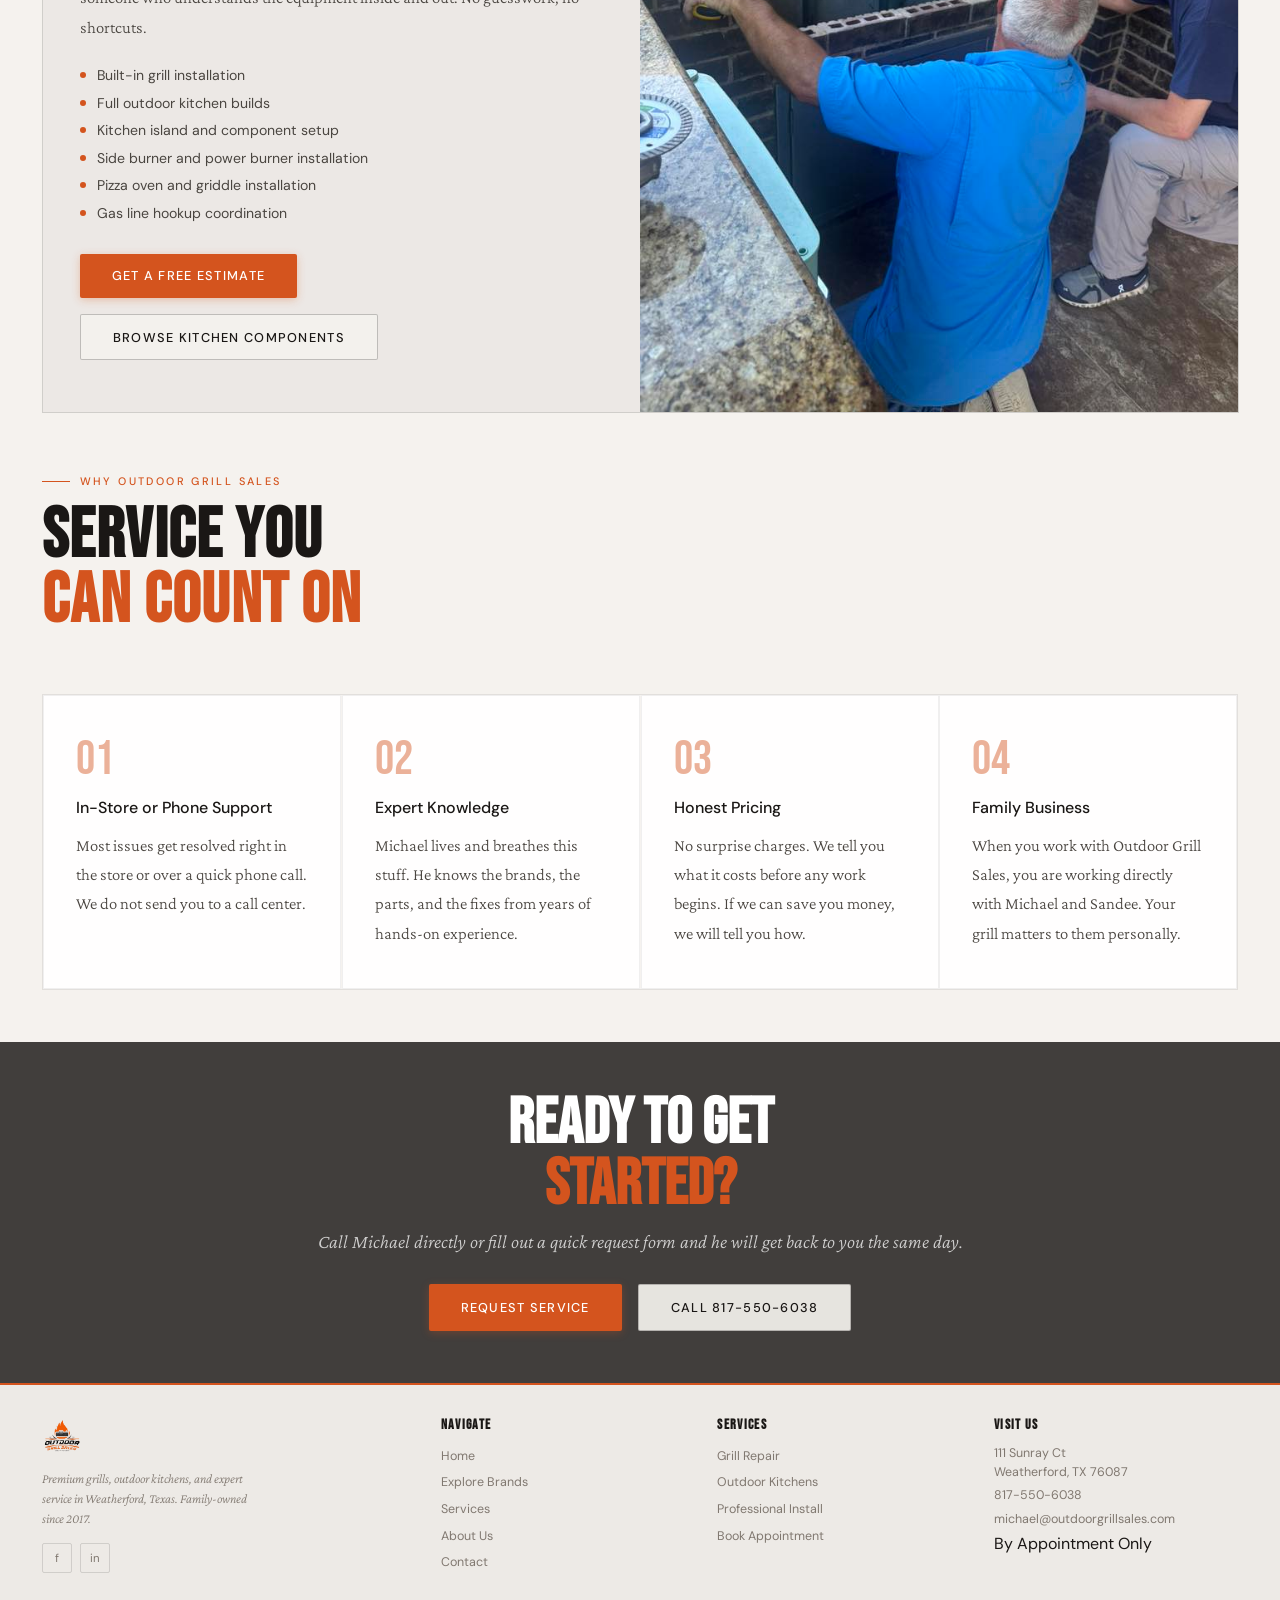
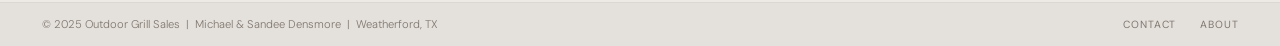
<file: services.html>
<!DOCTYPE html>
<html lang="en">
<head>
  <meta charset="UTF-8">
  <meta name="viewport" content="width=device-width, initial-scale=1.0">
  <title>Grill Repair &amp; Outdoor Kitchen Installation | Outdoor Grill Sales — Weatherford, TX</title>
  <meta name="description" content="Expert grill repair and full outdoor kitchen installation services in Weatherford, TX. Most repairs handled in-store or over the phone. Call Michael at 817-550-6038.">
  <link rel="stylesheet" href="style.css">
  <link rel="icon" href="assets/logo.png" type="image/png">
</head>
<body>

<div id="progress-bar"></div>

<!-- ANNOUNCEMENT BANNER -->
<div id="announce-banner">
  <span class="banner-text">
    <span class="banner-dot"></span>
    <strong>Now By Appointment Only</strong>
    <span class="banner-sep">·</span>
    New Showroom: 111 Sunray Ct, Weatherford TX
    <span class="banner-sep">·</span>
    <a href="tel:8175506038">Call 817-550-6038</a>
  </span>
</div>

<nav>
  <a href="index.html" class="nav-logo">
    <img src="assets/logo.png" alt="Outdoor Grill Sales" onerror="this.style.display='none'">
  </a>
    <ul class="nav-links">
    <li><a href="index.html">Home</a></li>
    <li><a href="explore.html">Explore Brands</a></li>
    <li><a href="services.html">Services</a></li>
    <li><a href="about.html">About</a></li>
    <li><a href="contact.html" class="nav-cta">Book Appointment</a></li>
  </ul>
  <button class="nav-hamburger" id="nav-hamburger" aria-label="Open menu">
    <span></span><span></span><span></span>
  </button>
</nav>

<div class="nav-drawer" id="nav-drawer">
  <a href="index.html">Home</a>
  <a href="explore.html">Explore Brands</a>
  <a href="services.html">Services</a>
  <a href="about.html">About</a>
  <a href="contact.html" class="drawer-cta">Book Appointment</a>
  <span class="drawer-contact">817-550-6038 &nbsp;|&nbsp; Weatherford, TX</span>
</div>

<div class="page-top">

  <!-- PAGE HERO -->
  <div class="page-hero">
    <div class="page-hero-content">
      <div class="section-label">What We Do</div>
      <h1 class="page-hero-title">Expert<br><span>Services</span></h1>
      <p class="page-hero-sub">Grill repair, outdoor kitchen installation, and everything in between. Michael handles it right in store or over the phone.</p>
      <div style="display:flex; gap:1rem; margin-top:1.5rem; flex-wrap:wrap;">
        <a href="contact.html?interest=Grill+Repair" class="btn-primary">Request Service</a>
        <a href="tel:8175506038" class="btn-ghost">Call 817-550-6038</a>
      </div>
    </div>
  </div>

  <!-- GRILL REPAIR -->
  <div class="service-block reveal">
    <div class="service-block-img">
      <img src="assets/grill-repair.jpg" alt="Grill repair service at Outdoor Grill Sales">
    </div>
    <div class="service-block-content">
      <div class="section-label">Service 01 &nbsp;·&nbsp; Fast &amp; Honest</div>
      <h2>Grill<br><span>Repair</span></h2>
      <p>
        Most grill shops tell you to ship your grill off and wait weeks. At Outdoor Grill Sales, Michael handles most repairs right in the store or walks you through it over the phone. No runaround, no mystery charges.
      </p>
      <p>
        Whether your igniter stopped clicking, your burners are uneven, your regulator needs replacing, or something more involved, bring it in and we will take a look. We carry parts for many of the premium brands we sell.
      </p>
      <ul class="service-includes">
        <li>Igniter and burner replacement</li>
        <li>Regulator and valve issues</li>
        <li>Cleaning and performance tune-ups</li>
        <li>Grate and flavorizer bar replacement</li>
        <li>Lid and hinge repairs</li>
        <li>Phone diagnosis at no charge</li>
      </ul>
      <div style="display:flex; gap:1rem; flex-wrap:wrap; margin-top:0.5rem;">
        <a href="contact.html?interest=Grill+Repair" class="btn-primary">Request Repair Service</a>
        <a href="tel:8175506038" class="btn-ghost">Call 817-550-6038</a>
      </div>
    </div>
  </div>

  <!-- OUTDOOR KITCHEN INSTALLATION -->
  <div class="service-block reverse reveal" id="install">
    <div class="service-block-img">
      <img src="assets/install-bg.jpg" alt="Outdoor kitchen installation by Outdoor Grill Sales">
    </div>
    <div class="service-block-content">
      <div class="section-label">Service 02 &nbsp;·&nbsp; Turn Your Backyard Around</div>
      <h2>Outdoor Kitchen<br><span>Installation</span></h2>
      <p>
        You picked out the perfect grill. Now let us put it in the right way. Michael handles professional installation for built-in grills, outdoor kitchen islands, side burners, griddles, pizza ovens, and full outdoor kitchen setups.
      </p>
      <p>
        We work with the premium brands we carry, so you know the install is done by someone who understands the equipment inside and out. No guesswork, no shortcuts.
      </p>
      <ul class="service-includes">
        <li>Built-in grill installation</li>
        <li>Full outdoor kitchen builds</li>
        <li>Kitchen island and component setup</li>
        <li>Side burner and power burner installation</li>
        <li>Pizza oven and griddle installation</li>
        <li>Gas line hookup coordination</li>
      </ul>
      <div style="display:flex; gap:1rem; flex-wrap:wrap; margin-top:0.5rem;">
        <a href="contact.html?interest=Outdoor+Kitchen+Installation" class="btn-primary">Get a Free Estimate</a>
        <a href="catalog.html?filter=kitchen" class="btn-ghost">Browse Kitchen Components</a>
      </div>
    </div>
  </div>

  <!-- WHY CHOOSE US -->
  <section style="padding:3.25rem 2.6rem; background:var(--charcoal-2);">
    <div class="section-label reveal">Why Outdoor Grill Sales</div>
    <h2 class="section-title reveal reveal-delay-1">Service You<br><span>Can Count On</span></h2>
    <div style="height:2.5rem;"></div>
    <div style="display:grid; grid-template-columns:repeat(auto-fit, minmax(240px, 1fr)); gap:1px; background:rgba(255,255,255,0.06); border:1px solid var(--border);">

      <div class="about-value reveal">
        <div class="about-value-num">01</div>
        <h3>In-Store or Phone Support</h3>
        <p>Most issues get resolved right in the store or over a quick phone call. We do not send you to a call center.</p>
      </div>
      <div class="about-value reveal reveal-delay-1">
        <div class="about-value-num">02</div>
        <h3>Expert Knowledge</h3>
        <p>Michael lives and breathes this stuff. He knows the brands, the parts, and the fixes from years of hands-on experience.</p>
      </div>
      <div class="about-value reveal reveal-delay-2">
        <div class="about-value-num">03</div>
        <h3>Honest Pricing</h3>
        <p>No surprise charges. We tell you what it costs before any work begins. If we can save you money, we will tell you how.</p>
      </div>
      <div class="about-value reveal reveal-delay-3">
        <div class="about-value-num">04</div>
        <h3>Family Business</h3>
        <p>When you work with Outdoor Grill Sales, you are working directly with Michael and Sandee. Your grill matters to them personally.</p>
      </div>

    </div>
  </section>

  <!-- SERVICE CTA -->
  <div class="cta-band">
    <div class="cta-band-content">
      <h2>Ready to Get<br><span style="color:var(--ember);">Started?</span></h2>
      <p>Call Michael directly or fill out a quick request form and he will get back to you the same day.</p>
      <div class="cta-band-actions">
        <a href="contact.html" class="btn-primary">Request Service</a>
        <a href="tel:8175506038" class="btn-ghost">Call 817-550-6038</a>
      </div>
    </div>
  </div>

</div>

<!-- FOOTER -->
<footer>
  <div class="footer-top">
    <div class="footer-brand">
      <img src="assets/logo.png" alt="Outdoor Grill Sales">
      <p>Premium grills, outdoor kitchens, and expert service in Weatherford, Texas. Family-owned since 2017.</p>
      <div class="footer-social">
        <a href="https://www.facebook.com/outdoorgrillsales" target="_blank" rel="noopener" title="Facebook">f</a>
        <a href="https://www.instagram.com/outdoorgrillsales1" target="_blank" rel="noopener" title="Instagram">in</a>
      </div>
    </div>
    <div class="footer-col">
      <h4>Navigate</h4>
      <ul>
        <li><a href="index.html">Home</a></li>
        <li><a href="explore.html">Explore Brands</a></li>
        
        <li><a href="services.html">Services</a></li>
        <li><a href="about.html">About Us</a></li>
        <li><a href="contact.html">Contact</a></li>
      </ul>
    </div>
    <div class="footer-col">
      <h4>Services</h4>
      <ul>
        <li><a href="services.html">Grill Repair</a></li>
        <li><a href="services.html#install">Outdoor Kitchens</a></li>
        <li><a href="services.html#install">Professional Install</a></li>
        <li><a href="contact.html">Book Appointment</a></li>
      </ul>
    </div>
    <div class="footer-col">
      <h4>Visit Us</h4>
      <div class="footer-contact-item">111 Sunray Ct<br>Weatherford, TX 76087</div>
      <div class="footer-contact-item"><a href="tel:8175506038">817-550-6038</a></div>
      <div class="footer-contact-item"><a href="mailto:michael@outdoorgrillsales.com">michael@outdoorgrillsales.com</a></div>
      <div class="footer-appt-badge">By Appointment Only</div>
    </div>
  </div>
  <div class="footer-bottom">
    <div class="footer-copy">&copy; 2025 Outdoor Grill Sales &nbsp;|&nbsp; Michael &amp; Sandee Densmore &nbsp;|&nbsp; Weatherford, TX</div>
    <div class="footer-bottom-links"><a href="contact.html">Contact</a><a href="about.html">About</a></div>
  </div>
</footer>

<button id="back-top" aria-label="Back to top">&#8593;</button>
<script src="nav.js"></script>
<script src="script.js"></script>
</body>
</html>
</file>
<file: style.css>
/* ============================================================
   OUTDOOR GRILL SALES — style.css
   Light theme. Warm, premium, Texas outdoor living.
   Fonts: Bebas Neue (headlines) + Crimson Pro (body) + DM Sans (UI)
   ============================================================ */

@import url('https://fonts.googleapis.com/css2?family=Bebas+Neue&family=Crimson+Pro:ital,wght@0,300;0,400;0,500;0,600;1,300;1,400&family=DM+Sans:wght@300;400;500&display=swap');

/* ─────────────────────────────────────────────
   CSS VARIABLES
   ───────────────────────────────────────────── */
:root {
  --ember:        #D4541E;
  --ember-light:  #E8622A;
  --ember-dim:    #A03A10;
  --ember-glow:   rgba(212, 84, 30, 0.10);
  --gold:         #B07818;
  --gold-light:   #C88C28;
  --bg:           #F5F2EE;
  --bg-2:         #EDEAE6;
  --bg-3:         #E4E0DB;
  --bg-4:         #D8D3CC;
  --smoke:        #C8C2BA;
  --border:       rgba(0, 0, 0, 0.08);
  --border-warm:  rgba(180, 100, 20, 0.20);
  --text:         #1A1715;
  --text-muted:   #4A4540;
  --text-dim:     #807870;
  --card:         rgba(255, 255, 255, 0.92);
  --card-hover:   rgba(255, 255, 255, 0.97);
}

/* ─────────────────────────────────────────────
   RESET & BASE
   ───────────────────────────────────────────── */
*, *::before, *::after { box-sizing: border-box; margin: 0; padding: 0; }
html { scroll-behavior: smooth; font-size: 16px; }

body {
  font-family: 'DM Sans', sans-serif;
  background: var(--bg);
  color: var(--text);
  overflow-x: hidden;
  -webkit-font-smoothing: antialiased;
  -moz-osx-font-smoothing: grayscale;
}

/* Fixed background image — hero image bleeds through all sections faintly */
body::before {
  content: '';
  position: fixed;
  inset: 0;
  background-image: url('assets/hero-bg.jpg');
  background-size: cover;
  background-position: center;
  z-index: -2;
  pointer-events: none;
  opacity: 0.90;
}

img { max-width: 100%; display: block; }
a { text-decoration: none; color: inherit; }
ul { list-style: none; }

/* ─────────────────────────────────────────────
   PROGRESS BAR
   ───────────────────────────────────────────── */
#progress-bar {
  position: fixed;
  top: 0; left: 0;
  z-index: 300;
  height: 3px;
  width: 0%;
  background: linear-gradient(90deg, var(--ember), var(--gold));
  transition: width 0.1s linear;
}

/* ─────────────────────────────────────────────
   ANNOUNCEMENT BANNER (hidden — toggle when needed)
   ───────────────────────────────────────────── */
#announce-banner { display: none !important; }

/* ─────────────────────────────────────────────
   NAVIGATION
   ───────────────────────────────────────────── */
nav {
  position: fixed;
  top: 0; left: 0; right: 0;
  z-index: 100;
  display: flex;
  align-items: center;
  justify-content: space-between;
  padding: 0 3rem;
  height: 72px;
  background: rgba(245, 242, 238, 0.96);
  backdrop-filter: blur(16px);
  -webkit-backdrop-filter: blur(16px);
  border-bottom: 1px solid rgba(0,0,0,0.10);
  transition: height 0.3s, background 0.3s;
}

nav.scrolled {
  height: 60px;
  background: rgba(245, 242, 238, 0.99);
}

.nav-logo img {
  height: 52px;
  width: auto;
  transition: height 0.3s;
}

nav.scrolled .nav-logo img { height: 42px; }

.nav-links {
  display: flex;
  align-items: center;
  gap: 0.25rem;
}

.nav-links a {
  font-size: 0.78rem;
  letter-spacing: 0.12em;
  text-transform: uppercase;
  color: var(--text-muted);
  padding: 0.5rem 0.85rem;
  border-radius: 2px;
  transition: color 0.2s, background 0.2s;
  font-weight: 500;
  white-space: nowrap;
}

.nav-links a:hover { color: var(--ember); background: rgba(0,0,0,0.04); }
.nav-links a.active { color: var(--ember); }

.nav-cta {
  background: var(--ember) !important;
  color: #fff !important;
  padding: 0.6rem 1.4rem !important;
  border-radius: 2px;
  font-size: 0.78rem !important;
  letter-spacing: 0.1em !important;
  font-weight: 500 !important;
  transition: background 0.2s, transform 0.15s !important;
  margin-left: 0.5rem;
}

.nav-cta:hover { background: var(--ember-light) !important; transform: translateY(-1px); }
.nav-cta.active { background: var(--ember) !important; color: #fff !important; }

/* HAMBURGER */
.nav-hamburger {
  display: none;
  flex-direction: column;
  gap: 5px;
  background: none;
  border: none;
  cursor: pointer;
  padding: 8px;
  z-index: 110;
}

.nav-hamburger span {
  display: block;
  width: 24px;
  height: 2px;
  background: var(--text);
  border-radius: 2px;
  transition: transform 0.3s, opacity 0.3s, width 0.3s;
  transform-origin: center;
}

.nav-hamburger.open span:nth-child(1) { transform: translateY(7px) rotate(45deg); }
.nav-hamburger.open span:nth-child(2) { opacity: 0; width: 0; }
.nav-hamburger.open span:nth-child(3) { transform: translateY(-7px) rotate(-45deg); }

/* MOBILE DRAWER */
.nav-drawer {
  display: none;
  position: fixed;
  top: 0; left: 0; right: 0; bottom: 0;
  background: rgba(245, 242, 238, 0.97);
  backdrop-filter: blur(20px);
  -webkit-backdrop-filter: blur(20px);
  z-index: 99;
  flex-direction: column;
  justify-content: center;
  align-items: center;
  opacity: 0;
  pointer-events: none;
  transition: opacity 0.3s;
  overflow-y: auto;
  border-left: 3px solid var(--ember);
}

.nav-drawer.open { opacity: 1; pointer-events: auto; }

.nav-drawer a {
  font-family: 'Bebas Neue', sans-serif;
  font-size: 2.6rem;
  letter-spacing: 0.06em;
  color: var(--text-muted);
  padding: 0.6rem 2rem;
  width: 100%;
  text-align: center;
  border-bottom: 1px solid var(--border);
  transition: color 0.2s, background 0.2s;
}

.nav-drawer a:first-child { border-top: 1px solid var(--border); }
.nav-drawer a:hover, .nav-drawer a.active { color: var(--ember); background: rgba(212,84,30,0.05); }

.nav-drawer .drawer-cta {
  margin-top: 1.5rem;
  background: var(--ember);
  color: #fff;
  border-radius: 2px;
  font-size: 1.4rem;
  border-bottom: none;
  padding: 0.8rem 3rem;
  width: auto;
}

.nav-drawer .drawer-contact {
  font-family: 'DM Sans', sans-serif;
  font-size: 0.85rem;
  color: var(--text-dim);
  border: none;
  padding: 0.5rem 2rem;
  margin-top: 0.5rem;
}

/* PAGE TOP OFFSET */
.page-top { padding-top: 72px; }

/* ─────────────────────────────────────────────
   SHARED SECTION STYLES
   ───────────────────────────────────────────── */
section { padding: 4.5rem 2.6rem; }

.section-label {
  display: inline-flex;
  align-items: center;
  gap: 0.6rem;
  font-size: 0.68rem;
  letter-spacing: 0.22em;
  text-transform: uppercase;
  color: var(--ember);
  margin-bottom: 1rem;
  font-weight: 500;
}

.section-label::before {
  content: '';
  display: block;
  width: 28px;
  height: 1px;
  background: var(--ember);
}

.section-title {
  font-family: 'Bebas Neue', sans-serif;
  font-size: clamp(2.8rem, 5.5vw, 4.8rem);
  line-height: 0.93;
  letter-spacing: 0.02em;
  margin-bottom: 1.2rem;
  color: var(--text);
}

.section-title span { color: var(--ember); }

.section-subtitle {
  font-family: 'Crimson Pro', serif;
  font-size: 1.15rem;
  color: var(--text-muted);
  line-height: 1.7;
  max-width: 580px;
  font-weight: 300;
  font-style: italic;
}

/* ─────────────────────────────────────────────
   BUTTONS
   ───────────────────────────────────────────── */
.btn-primary {
  display: inline-flex;
  align-items: center;
  gap: 0.5rem;
  background: var(--ember);
  color: #fff;
  padding: 0.85rem 2rem;
  border-radius: 2px;
  font-size: 0.8rem;
  font-weight: 500;
  letter-spacing: 0.1em;
  text-transform: uppercase;
  border: none;
  cursor: pointer;
  transition: background 0.2s, transform 0.15s;
  text-decoration: none;
}

.btn-primary:hover { background: var(--ember-light); transform: translateY(-2px); color: #fff; }

.btn-ghost {
  display: inline-flex;
  align-items: center;
  gap: 0.5rem;
  background: rgba(245,242,238,0.92);
  color: var(--text);
  padding: 0.85rem 2rem;
  border-radius: 2px;
  font-size: 0.8rem;
  font-weight: 500;
  letter-spacing: 0.1em;
  text-transform: uppercase;
  border: 1px solid rgba(0,0,0,0.22);
  cursor: pointer;
  transition: color 0.2s, border-color 0.2s, background 0.2s, transform 0.15s;
  text-decoration: none;
}

.btn-ghost:hover { background: #fff; color: var(--text); border-color: rgba(0,0,0,0.40); transform: translateY(-2px); }

.btn-gold {
  display: inline-flex;
  align-items: center;
  gap: 0.5rem;
  background: var(--gold);
  color: #fff;
  padding: 0.85rem 2rem;
  border-radius: 2px;
  font-size: 0.8rem;
  font-weight: 500;
  letter-spacing: 0.1em;
  text-transform: uppercase;
  border: none;
  cursor: pointer;
  transition: background 0.2s, transform 0.15s;
  text-decoration: none;
}

.btn-gold:hover { background: var(--gold-light); transform: translateY(-2px); }

.btn-catalog {
  display: inline-flex;
  align-items: center;
  gap: 0.4rem;
  background: var(--ember);
  color: #fff;
  padding: 0.6rem 1.2rem;
  border-radius: 2px;
  font-size: 0.72rem;
  font-weight: 500;
  letter-spacing: 0.1em;
  text-transform: uppercase;
  border: none;
  cursor: pointer;
  transition: background 0.2s, transform 0.15s;
  text-decoration: none;
}

.btn-catalog:hover { background: var(--ember-light); transform: translateY(-1px); color: #fff; }

.btn-catalog-ghost {
  display: inline-flex;
  align-items: center;
  gap: 0.4rem;
  background: transparent;
  color: var(--text-muted);
  padding: 0.6rem 1.2rem;
  border-radius: 2px;
  font-size: 0.72rem;
  font-weight: 500;
  letter-spacing: 0.1em;
  text-transform: uppercase;
  border: 1px solid var(--border);
  cursor: pointer;
  transition: color 0.2s, border-color 0.2s, transform 0.15s;
  text-decoration: none;
}

.btn-catalog-ghost:hover { color: var(--text); border-color: rgba(0,0,0,0.25); transform: translateY(-1px); }

/* ─────────────────────────────────────────────
   MARQUEE STRIP
   ───────────────────────────────────────────── */
.marquee-strip {
  border-top: 2px solid var(--ember);
  border-bottom: 2px solid var(--ember);
  overflow: hidden;
  padding: 0.95rem 0;
  background: rgba(245, 242, 238, 0.88);
  box-shadow: 0 2px 12px rgba(212,84,30,0.10);
}

.marquee-track {
  display: flex;
  width: max-content;
  animation: marquee 28s linear infinite;
}

.marquee-item {
  display: flex;
  align-items: center;
  gap: 2rem;
  padding: 0 2.5rem;
  font-size: 0.7rem;
  letter-spacing: 0.2em;
  text-transform: uppercase;
  color: var(--text);
  white-space: nowrap;
  font-weight: 500;
}

.marquee-dot { width: 4px; height: 4px; border-radius: 50%; background: var(--ember); flex-shrink: 0; }

@keyframes marquee { from { transform: translateX(0); } to { transform: translateX(-50%); } }

/* ─────────────────────────────────────────────
   HERO (index.html)
   ───────────────────────────────────────────── */
.hero {
  position: relative;
  min-height: 100vh;
  min-height: 100dvh;
  display: flex;
  align-items: center;
  padding: 8rem 2.6rem 5rem;
  overflow: hidden;
}

.hero-bg {
  position: absolute;
  inset: 0;
  background-image: url('assets/hero-bg.jpg');
  background-size: cover;
  background-position: center;
  background-attachment: fixed;
  z-index: 0;
}

.hero-overlay {
  position: absolute;
  inset: 0;
  background: linear-gradient(
    105deg,
    rgba(245,242,238,0.82) 0%,
    rgba(245,242,238,0.92) 40%,
    rgba(245,242,238,0.08) 70%,
    rgba(212,84,30,0.01) 100%
  );
  z-index: 1;
}

.hero-content {
  position: relative;
  z-index: 2;
  max-width: 820px;
}

.hero-eyebrow {
  display: inline-flex;
  align-items: center;
  gap: 0.7rem;
  font-size: 0.72rem;
  letter-spacing: 0.25em;
  text-transform: uppercase;
  color: var(--gold);
  margin-bottom: 1.5rem;
  font-weight: 500;
}

.hero-eyebrow::before { content: ''; display: block; width: 36px; height: 1px; background: var(--gold); }

.hero-title {
  font-family: 'Bebas Neue', sans-serif;
  font-size: clamp(4.5rem, 11vw, 9rem);
  line-height: 0.88;
  letter-spacing: 0.01em;
  margin-bottom: 1.8rem;
  color: var(--text);
}

.hero-title .outline {
  -webkit-text-stroke: 3px #1A1715;
  color: var(--ember);
  paint-order: stroke fill;
}

.hero-title .ember { color: var(--ember); }

.hero-sub {
  font-family: 'Crimson Pro', serif;
  font-size: 1.25rem;
  line-height: 1.7;
  color: var(--text-muted);
  max-width: 500px;
  margin-bottom: 2.5rem;
  font-weight: 300;
  font-style: italic;
}

.hero-actions { display: flex; gap: 1rem; align-items: center; flex-wrap: wrap; margin-bottom: 3.5rem; }

.hero-stats { display: flex; border: 1px solid var(--border-warm); width: fit-content; }

.hero-stat {
  padding: 1.2rem 2.2rem;
  background: rgba(255,255,255,0.92);
  border-right: 1px solid var(--border-warm);
  text-align: center;
  position: relative;
}

.hero-stat::before {
  content: '';
  position: absolute;
  top: 0; left: 0; right: 0;
  height: 2px;
  background: linear-gradient(90deg, var(--ember), var(--gold));
}

.hero-stat:last-child { border-right: none; }
.hero-stat-num { font-family: 'Bebas Neue', sans-serif; font-size: 3rem; line-height: 1; color: var(--text); letter-spacing: 0.02em; }
.hero-stat-label { font-size: 0.62rem; letter-spacing: 0.2em; text-transform: uppercase; color: var(--ember); margin-top: 0.4rem; font-weight: 500; }

.hero-scroll {
  position: absolute;
  bottom: 2.5rem;
  left: 50%;
  transform: translateX(-50%);
  z-index: 2;
  display: flex;
  flex-direction: column;
  align-items: center;
  gap: 0.5rem;
  font-size: 0.6rem;
  letter-spacing: 0.2em;
  text-transform: uppercase;
  color: var(--text-dim);
  animation: float 2.5s ease-in-out infinite;
}

.hero-scroll::after { content: ''; display: block; width: 1px; height: 40px; background: linear-gradient(to bottom, var(--ember), transparent); }

@keyframes float {
  0%, 100% { transform: translateX(-50%) translateY(0); }
  50% { transform: translateX(-50%) translateY(6px); }
}

/* ─────────────────────────────────────────────
   SERVICE PILLARS (homepage 3-column)
   ───────────────────────────────────────────── */
.services-strip {
  display: grid;
  grid-template-columns: repeat(3, 1fr);
  gap: 1px;
  background: var(--border);
  border: 1px solid var(--border);
  margin: 0 2.6rem;
}

.service-pillar {
  background: rgba(255,255,255,0.92);
  padding: 2.5rem 2rem;
  display: flex;
  flex-direction: column;
  gap: 1rem;
  transition: background 0.25s, box-shadow 0.25s;
  position: relative;
  overflow: hidden;
  border-left: 3px solid transparent;
}

.service-pillar::before {
  content: '';
  position: absolute;
  top: 0; left: 0; right: 0;
  height: 3px;
  background: var(--ember);
  transform: scaleX(0);
  transform-origin: left;
  transition: transform 0.4s ease;
}

.service-pillar:hover {
  background: rgba(255,255,255,0.92);
  box-shadow: 0 4px 24px rgba(0,0,0,0.08);
}

.service-pillar:hover::before { transform: scaleX(1); }

.service-icon {
  width: 48px;
  height: 48px;
  border: 1px solid var(--border-warm);
  border-radius: 2px;
  display: flex;
  align-items: center;
  justify-content: center;
}

.service-icon svg { width: 22px; height: 22px; stroke: var(--ember); fill: none; stroke-width: 1.5; stroke-linecap: round; stroke-linejoin: round; }
.service-pillar h3 { font-family: 'Bebas Neue', sans-serif; font-size: 1.6rem; letter-spacing: 0.04em; line-height: 1; color: var(--text); }
.service-pillar p { font-family: 'Crimson Pro', serif; font-size: 1rem; color: var(--text-muted); line-height: 1.65; font-weight: 300; flex: 1; }

.service-pillar a {
  display: inline-flex;
  align-items: center;
  gap: 0.4rem;
  font-size: 0.72rem;
  letter-spacing: 0.12em;
  text-transform: uppercase;
  color: var(--ember);
  font-weight: 500;
  transition: gap 0.2s;
  margin-top: 0.5rem;
}

.service-pillar a:hover { gap: 0.7rem; }
.service-pillar a svg { width: 12px; height: 12px; stroke: var(--ember); stroke-width: 2; }

/* ─────────────────────────────────────────────
   BRAND WALL
   ───────────────────────────────────────────── */
.brand-wall-section {
  padding: 2.5rem 2.6rem;
  border-top: 1px solid var(--border);
  border-bottom: 1px solid var(--border);
  background: rgba(237,234,230,0.02);
  position: relative;
}

.brand-wall-section::before {
  content: '';
  display: block;
  width: 100%;
  height: 2px;
  background: linear-gradient(90deg, transparent 0%, var(--ember) 20%, var(--gold) 50%, var(--ember) 80%, transparent 100%);
  margin-bottom: 2rem;
  opacity: 0.5;
}

.brand-wall-header {
  display: flex;
  align-items: center;
  justify-content: space-between;
  margin-bottom: 1.5rem;
  flex-wrap: wrap;
  gap: 0.75rem;
}

.brand-wall-link { font-size: 0.7rem; letter-spacing: 0.14em; text-transform: uppercase; color: var(--ember); font-weight: 500; transition: opacity 0.2s; }
.brand-wall-link:hover { opacity: 0.7; }

.brand-wall-grid {
  display: grid;
  grid-template-columns: repeat(5, 1fr);
  gap: 1px;
  background: var(--border);
  border: 1px solid var(--border-warm);
}

.brand-wall-tile {
  background: rgba(255,255,255,0.92);
  display: flex;
  align-items: center;
  justify-content: center;
  padding: 1.4rem 1.6rem;
  position: relative;
  overflow: hidden;
  transition: background 0.25s;
  text-decoration: none;
  min-height: 80px;
}

.brand-wall-tile::before { content: ''; position: absolute; inset: 0; background: var(--ember-glow); opacity: 0; transition: opacity 0.3s; }
.brand-wall-tile:hover { background: rgba(255,255,255,0.92); }
.brand-wall-tile:hover::before { opacity: 0.6; }

.brand-wall-tile::after {
  content: '';
  position: absolute;
  bottom: 0; left: 0; right: 0;
  height: 2px;
  background: var(--ember);
  transform: scaleX(0);
  transform-origin: center;
  transition: transform 0.35s ease;
}

.brand-wall-tile:hover::after { transform: scaleX(1); }

.brand-wall-tile img {
  height: 28px;
  width: auto;
  max-width: 120px;
  object-fit: contain;
  display: block;
  position: relative;
  z-index: 1;
  transition: transform 0.3s ease, filter 0.3s ease;
  filter: grayscale(20%);
}

.brand-wall-tile:hover img { transform: scale(1.06); filter: grayscale(0%); }

/* ─────────────────────────────────────────────
   ABOUT PREVIEW (homepage)
   ───────────────────────────────────────────── */
.about-preview {
  display: grid;
  grid-template-columns: 1fr 1fr;
  gap: 0;
  background: var(--border);
  border: 1px solid var(--border);
  margin: 0 2.6rem;
}

.about-preview-img { position: relative; overflow: hidden; min-height: 480px; }
.about-preview-img img { width: 100%; height: 100%; object-fit: cover; object-position: center top; transition: transform 0.6s ease; }
.about-preview:hover .about-preview-img img { transform: scale(1.03); }

.about-preview-badge {
  position: absolute;
  bottom: 1.5rem;
  left: 1.5rem;
  background: var(--ember);
  color: #fff;
  font-family: 'Bebas Neue', sans-serif;
  font-size: 0.9rem;
  letter-spacing: 0.12em;
  padding: 0.5rem 1rem;
  border-radius: 1px;
}

.about-preview-content {
  background: rgba(237,234,230,0.92);
  padding: 3.5rem;
  display: flex;
  flex-direction: column;
  justify-content: center;
  gap: 1.5rem;
}

.about-preview-content blockquote {
  font-family: 'Crimson Pro', serif;
  font-size: 1.35rem;
  line-height: 1.65;
  color: var(--text-muted);
  font-style: italic;
  font-weight: 300;
  padding-left: 1.2rem;
  border-left: 2px solid var(--ember);
}

.about-preview-content p { font-family: 'Crimson Pro', serif; font-size: 1.05rem; line-height: 1.7; color: var(--text-muted); font-weight: 300; }

/* ─────────────────────────────────────────────
   REVIEWS CAROUSEL
   ───────────────────────────────────────────── */
.reviews-section { background: rgba(237,234,230,0.02); }

.reviews-header {
  display: flex;
  align-items: flex-end;
  justify-content: space-between;
  margin-bottom: 3rem;
  flex-wrap: wrap;
  gap: 1rem;
}

.reviews-score { display: flex; align-items: center; gap: 1.5rem; }
.reviews-big-num { font-family: 'Bebas Neue', sans-serif; font-size: 5rem; line-height: 1; color: var(--gold); }
.reviews-stars { color: var(--gold); font-size: 1.4rem; letter-spacing: 0.08em; margin-bottom: 0.3rem; }
.reviews-count { font-size: 0.8rem; color: var(--text-dim); letter-spacing: 0.06em; }

.reviews-carousel-wrap {
  position: relative;
  overflow: hidden;
  border: 2px solid var(--ember);
  border-radius: 2px;
  margin-top: 3rem;
  box-shadow: 0 4px 24px rgba(212,84,30,0.15);
}

.reviews-carousel-track { display: flex; transition: transform 0.5s cubic-bezier(0.4,0,0.2,1); }

.reviews-carousel-track .review-card {
  min-width: 100%;
  box-sizing: border-box;
  padding: 2.5rem 3rem;
  background: rgba(255,255,255,0.95);
  border: none;
}

.reviews-carousel-controls {
  display: flex;
  align-items: center;
  justify-content: space-between;
  padding: 1.2rem 1.5rem;
  border-top: 1px solid rgba(212,84,30,0.20);
  background: rgba(245,242,238,0.97);
}

.reviews-carousel-dots { display: flex; gap: 0.5rem; align-items: center; }

.reviews-carousel-dot {
  width: 7px;
  height: 7px;
  border-radius: 50%;
  background: var(--smoke);
  border: none;
  cursor: pointer;
  transition: background 0.25s, transform 0.25s;
  padding: 0;
}

.reviews-carousel-dot.active { background: var(--ember); transform: scale(1.4); }

.reviews-carousel-btns { display: flex; gap: 0.5rem; }

.reviews-carousel-btn {
  width: 36px;
  height: 36px;
  border: 1px solid var(--border);
  background: transparent;
  color: var(--text-muted);
  border-radius: 2px;
  font-size: 1rem;
  cursor: pointer;
  display: flex;
  align-items: center;
  justify-content: center;
  transition: border-color 0.2s, color 0.2s;
}

.reviews-carousel-btn:hover { border-color: var(--ember); color: var(--ember); }

.review-card { background: rgba(255,255,255,0.92); display: flex; flex-direction: column; gap: 1rem; transition: background 0.25s; }
.review-card:hover { background: rgba(255,255,255,0.72); }
.review-stars { color: var(--gold); font-size: 0.85rem; letter-spacing: 0.08em; }
.review-card blockquote { font-family: 'Crimson Pro', serif; font-size: 1rem; line-height: 1.7; color: var(--text-muted); font-style: italic; font-weight: 300; flex: 1; border-left: 2px solid var(--ember); padding-left: 1rem; }
.review-author { display: flex; align-items: center; gap: 0.75rem; }
.review-avatar { width: 36px; height: 36px; border-radius: 50%; background: var(--ember-glow); border: 1px solid var(--border-warm); display: flex; align-items: center; justify-content: center; font-size: 0.7rem; font-weight: 500; color: var(--ember); flex-shrink: 0; }
.review-name { font-size: 0.82rem; font-weight: 500; color: var(--text); }
.review-platform { font-size: 0.68rem; color: var(--text-dim); margin-top: 0.1rem; }

/* ─────────────────────────────────────────────
   CTA BAND
   ───────────────────────────────────────────── */
.cta-band {
  position: relative;
  padding: 3.25rem 2.6rem;
  background-image: url('assets/hero-bg.jpg');
  background-size: cover;
  background-position: center;
  background-attachment: fixed;
  overflow: hidden;
  text-align: center;
}

.cta-band::before { content: ''; position: absolute; inset: 0; background: rgba(26,23,21,0.82); }
.cta-band-content { position: relative; z-index: 1; }
.cta-band h2 { font-family: 'Bebas Neue', sans-serif; font-size: clamp(2.5rem, 5vw, 4.5rem); margin-bottom: 1rem; line-height: 0.95; color: #fff; }
.cta-band p { font-family: 'Crimson Pro', serif; font-size: 1.2rem; color: rgba(255,255,255,0.75); font-style: italic; margin-bottom: 2rem; font-weight: 300; }
.cta-band-actions { display: flex; gap: 1rem; justify-content: center; flex-wrap: wrap; }

/* ─────────────────────────────────────────────
   PAGE HERO (inner pages)
   ───────────────────────────────────────────── */
.page-hero {
  padding: 3.25rem 2.6rem 2.25rem;
  background-image: url('assets/hero-bg.jpg');
  background-size: cover;
  background-position: center;
  background-attachment: fixed;
  border-bottom: 1px solid var(--border);
  position: relative;
}

.page-hero::before {
  content: '';
  position: absolute;
  inset: 0;
  background: linear-gradient(
    105deg,
    rgba(245,242,238,0.82) 0%,
    rgba(245,242,238,0.92) 40%,
    rgba(245,242,238,0.08) 70%,
    rgba(212,84,30,0.01) 100%
  );
  z-index: 0;
}

.page-hero > * {
  position: relative;
  z-index: 1;
}

.page-hero-title {
  font-family: 'Bebas Neue', sans-serif;
  font-size: clamp(3rem, 6vw, 5.5rem);
  line-height: 0.92;
  margin-bottom: 0.8rem;
  color: var(--text);
}

.page-hero-title span { color: var(--ember); }
.page-hero-sub { font-family: 'Crimson Pro', serif; font-size: 1.15rem; color: var(--text-muted); font-style: italic; max-width: 560px; font-weight: 300; }

/* ─────────────────────────────────────────────
   CATALOG FILTER TABS
   ───────────────────────────────────────────── */
.catalog-filter {
  display: flex;
  flex-wrap: wrap;
  gap: 0.6rem;
  padding: 1.2rem 2.6rem;
  background: rgba(245,242,238,0.92);
  border-bottom: 2px solid var(--ember);
  border-top: 1px solid rgba(212,84,30,0.15);
  position: sticky;
  top: 60px;
  z-index: 50;
  box-shadow: 0 2px 12px rgba(0,0,0,0.08);
}

.filter-btn {
  background: rgba(255,255,255,0.85);
  border: 1px solid rgba(0,0,0,0.14);
  color: var(--text-muted);
  padding: 0.5rem 1.2rem;
  border-radius: 20px;
  font-size: 0.68rem;
  letter-spacing: 0.12em;
  text-transform: uppercase;
  cursor: pointer;
  transition: all 0.22s ease;
  font-family: 'DM Sans', sans-serif;
  font-weight: 500;
  box-shadow: 0 1px 3px rgba(0,0,0,0.06);
}

.filter-btn:hover {
  background: rgba(212,84,30,0.08);
  border-color: var(--ember);
  color: var(--ember);
  transform: translateY(-1px);
  box-shadow: 0 3px 8px rgba(212,84,30,0.15);
}

.filter-btn.active {
  background: var(--ember);
  border-color: var(--ember);
  color: #fff;
  box-shadow: 0 3px 12px rgba(212,84,30,0.35);
  transform: translateY(-1px);
}

/* ─────────────────────────────────────────────
   EXPLORE BRANDS GRID
   ───────────────────────────────────────────── */
.explore-brands-grid {
  display: grid;
  grid-template-columns: repeat(auto-fill, minmax(340px, 1fr));
  gap: 1px;
  background: var(--border);
  border: 1px solid var(--border);
}

.explore-brand-card {
  background: rgba(255,255,255,0.92);
  display: flex;
  flex-direction: column;
  transition: background 0.25s, box-shadow 0.25s;
  overflow: hidden;
  position: relative;
  border: 1px solid rgba(0,0,0,0.07);
  box-shadow: 0 2px 8px rgba(0,0,0,0.04);
}

.explore-brand-card:hover {
  background: rgba(255,255,255,0.92);
  box-shadow: 0 6px 24px rgba(0,0,0,0.10);
}

.explore-brand-card::before {
  content: '';
  position: absolute;
  top: 0; left: 0; right: 0;
  height: 3px;
  background: linear-gradient(90deg, var(--ember), var(--gold));
  transform: scaleX(0);
  transform-origin: left;
  transition: transform 0.4s ease;
  z-index: 10;
}

.explore-brand-card:hover::before { transform: scaleX(1); }

.explore-brand-img-wrap {
  position: relative;
  width: 100%;
  height: 220px;
  overflow: hidden;
  background: rgba(228,224,218,0.92);
  flex-shrink: 0;
}

.explore-brand-img-wrap img:first-child {
  width: 100%;
  height: 100%;
  object-fit: cover;
  object-position: center;
  display: block;
  transition: transform 0.5s ease;
}

.explore-brand-card:hover .explore-brand-img-wrap img:first-child { transform: scale(1.05); }

.explore-brand-img-overlay {
  position: absolute;
  inset: 0;
  background: linear-gradient(to bottom, rgba(245,242,238,0.05) 0%, rgba(245,242,238,0.35) 70%, rgba(245,242,238,0.65) 100%);
  z-index: 1;
}

/* Logo on image — hidden, logos now in body */
.explore-brand-logo { display: none; }

.explore-brand-body {
  padding: 1.6rem 1.8rem 2rem;
  display: flex;
  flex-direction: column;
  gap: 0.85rem;
  flex: 1;
}

/* Logo in body */
.explore-body-logo {
  display: block;
  height: 36px;
  width: auto;
  max-width: 160px;
  object-fit: contain;
  object-position: left center;
  margin-bottom: 0.2rem;
  filter: none;
  opacity: 1;
  background: transparent;
}

.explore-brand-body h3 { font-family: 'Bebas Neue', sans-serif; font-size: 1.6rem; letter-spacing: 0.04em; line-height: 1; color: var(--text); }

.explore-brand-tags { display: flex; flex-wrap: wrap; gap: 0.4rem; }

.explore-brand-tags span {
  font-size: 0.6rem;
  letter-spacing: 0.14em;
  text-transform: uppercase;
  color: var(--ember);
  border: 1px solid rgba(212,84,30,0.35);
  padding: 0.18rem 0.55rem;
  border-radius: 1px;
  font-weight: 500;
  white-space: nowrap;
}

.explore-brand-body p { font-family: 'Crimson Pro', serif; font-size: 0.98rem; color: var(--text-muted); line-height: 1.72; font-weight: 300; flex: 1; }

.explore-brand-actions { display: flex; gap: 0.75rem; flex-wrap: wrap; margin-top: 0.25rem; }

/* ─────────────────────────────────────────────
   SERVICE BLOCKS (services.html)
   ───────────────────────────────────────────── */
.service-block {
  display: grid;
  grid-template-columns: 1fr 1fr;
  gap: 0;
  background: var(--border);
  border: 1px solid var(--border);
  margin: 0 2.6rem 1px;
}

.service-block.reverse { direction: rtl; }
.service-block.reverse > * { direction: ltr; }

.service-block-img { position: relative; overflow: hidden; min-height: 420px; }
.service-block-img img { width: 100%; height: 100%; object-fit: cover; transition: transform 0.6s ease; }
.service-block:hover .service-block-img img { transform: scale(1.04); }

.service-block-content {
  background: rgba(237,234,230,0.92);
  padding: 2.3rem;
  display: flex;
  flex-direction: column;
  justify-content: center;
  gap: 1.5rem;
}

.service-block-content h2 { font-family: 'Bebas Neue', sans-serif; font-size: clamp(2.2rem, 4vw, 3.5rem); line-height: 0.95; color: var(--text); text-shadow: none; }
.service-block-content h2 span { color: var(--ember); }
.service-block-content p { font-family: 'Crimson Pro', serif; font-size: 1.1rem; color: var(--text-muted); line-height: 1.75; font-weight: 300; }

.service-includes { display: flex; flex-direction: column; gap: 0.6rem; }
.service-includes li { display: flex; align-items: center; gap: 0.7rem; font-size: 0.88rem; color: var(--text-muted); }
.service-includes li::before { content: ''; display: block; width: 6px; height: 6px; border-radius: 50%; background: var(--ember); flex-shrink: 0; }

/* Service count boxes (Why OGS section) */
.about-value {
  background: rgba(255,255,255,0.92);
  padding: 2.5rem 2rem;
  display: flex;
  flex-direction: column;
  gap: 0.8rem;
  transition: background 0.25s;
  border: 1px solid rgba(0,0,0,0.06);
}

.about-value:hover { background: rgba(255,255,255,0.72); }
.about-value-num { font-family: 'Bebas Neue', sans-serif; font-size: 3rem; color: var(--ember); line-height: 1; opacity: 0.45; }
.about-value h3 { font-size: 1rem; font-weight: 500; color: var(--text); }
.about-value p { font-size: 0.85rem; color: var(--text-muted); line-height: 1.65; font-weight: 300; font-family: 'Crimson Pro', serif; }

/* ─────────────────────────────────────────────
   ABOUT PAGE
   ───────────────────────────────────────────── */
.about-story {
  display: grid;
  grid-template-columns: 1fr 1.1fr;
  gap: 0;
  background: var(--border);
  border: 1px solid var(--border);
  margin: 0 2.6rem;
}

.about-story-img { position: relative; overflow: hidden; min-height: 560px; }
.about-story-img img { width: 100%; height: 100%; object-fit: cover; object-position: center top; }

.about-story-badge {
  position: absolute;
  top: 1.5rem;
  left: 1.5rem;
  background: rgba(255,255,255,0.85);
  border: 1px solid var(--border-warm);
  color: var(--gold);
  font-family: 'Bebas Neue', sans-serif;
  font-size: 0.85rem;
  letter-spacing: 0.16em;
  padding: 0.5rem 1rem;
  border-radius: 1px;
}

.about-story-content {
  background: rgba(237,234,230,0.92);
  padding: 2.6rem;
  display: flex;
  flex-direction: column;
  justify-content: center;
  gap: 1.5rem;
}

.about-story-content h2 { font-family: 'Bebas Neue', sans-serif; font-size: clamp(2.5rem, 4.5vw, 4rem); line-height: 0.93; color: var(--text); }
.about-story-content h2 span { color: var(--ember); }
.about-story-content p { font-family: 'Crimson Pro', serif; font-size: 1.1rem; color: var(--text-muted); line-height: 1.8; font-weight: 300; }

/* STORE FRONT IMAGE */
.store-front-wrap {
  position: relative;
  overflow: hidden;
  border: none;
  margin: 0 auto;
  max-width: 653px;
  width: 100%;
  background: transparent;
}

.store-front-wrap img {
  width: 100%;
  height: auto;
  object-fit: contain;
  object-position: center center;
  display: block;
}

.store-front-overlay {
  position: absolute;
  inset: 0;
  background: linear-gradient(to bottom, transparent 35%, rgba(26,23,21,0.45) 65%, rgba(26,23,21,0.92) 100%);
  z-index: 1;
  pointer-events: none;
}

.store-badge {
  position: absolute;
  bottom: 1.2rem;
  left: 1.5rem;
  right: 1.5rem;
  z-index: 2;
}

.store-badge > div:last-child {
  font-family: 'Bebas Neue', sans-serif;
  font-size: 1.5rem;
  letter-spacing: 0.03em;
  color: #ffffff;
  text-shadow: 0 2px 8px rgba(0,0,0,0.7);
  margin-top: 0.4rem;
}

/* About values grid */
.about-values {
  display: grid;
  grid-template-columns: repeat(3, 1fr);
  gap: 1px;
  background: var(--border);
  border: 1px solid var(--border);
  border-top: 3px solid var(--ember);
  margin: 0 2.6rem;
  box-shadow: 0 2px 12px rgba(0,0,0,0.06);
}

/* Stat bar */
.about-stats-grid {
  background: rgba(255,255,255,0.92);
  border: 1px solid var(--border-warm);
  border-top: 3px solid var(--ember);
  box-shadow: 0 2px 12px rgba(0,0,0,0.06);
  max-width: 800px;
  margin: 0 auto;
  display: grid;
}

/* Hours/location grid */
.about-hours-grid {
  display: grid;
  grid-template-columns: 1fr 1fr;
  gap: 0;
  background: #F5F2EE;
}

.about-hours-panel {
  background: #F5F2EE;
  padding: 2.5rem;
  border-left: 3px solid var(--ember);
}

.about-location-panel {
  background: #F5F2EE;
  border-left: 3px solid var(--ember);
  padding: 2.5rem;
}

.hours-grid { display: flex; flex-direction: column; gap: 0.4rem; }
.hours-row { display: flex; justify-content: space-between; font-size: 0.85rem; padding: 0.4rem 0; border-bottom: 1px solid rgba(0,0,0,0.07); color: var(--text-muted); }
.hours-row:last-child { border-bottom: none; }
.hours-row .day { font-weight: 500; color: var(--text); }
.hours-row .time { color: var(--text-muted); font-family: 'Crimson Pro', serif; font-size: 0.9rem; }

/* ─────────────────────────────────────────────
   CONTACT PAGE
   ───────────────────────────────────────────── */
.contact-grid {
  display: grid;
  grid-template-columns: 1fr 1.4fr;
  gap: 0;
  background: var(--border);
  border: 1px solid var(--border);
  margin: 0 2.6rem;
}

.contact-info-panel {
  background: rgba(237,234,230,0.92);
  padding: 2.3rem;
  display: flex;
  flex-direction: column;
  gap: 2rem;
  border-right: 1px solid var(--border);
}

.contact-info-panel h3 { font-family: 'Bebas Neue', sans-serif; font-size: 1.8rem; letter-spacing: 0.03em; margin-bottom: 0.5rem; color: var(--text); }

.contact-detail-item { display: flex; gap: 1rem; align-items: flex-start; }

.contact-detail-icon {
  width: 36px;
  height: 36px;
  border: 1px solid var(--border-warm);
  border-radius: 2px;
  display: flex;
  align-items: center;
  justify-content: center;
  flex-shrink: 0;
  margin-top: 2px;
}

.contact-detail-icon svg { width: 16px; height: 16px; stroke: var(--ember); fill: none; stroke-width: 1.5; stroke-linecap: round; stroke-linejoin: round; }
.contact-detail-label { font-size: 0.62rem; letter-spacing: 0.18em; text-transform: uppercase; color: var(--text-dim); margin-bottom: 0.3rem; font-weight: 500; }
.contact-detail-value { font-size: 0.95rem; color: var(--text); line-height: 1.5; }
.contact-detail-value a { color: var(--text); transition: color 0.2s; }
.contact-detail-value a:hover { color: var(--ember); }

.contact-form-panel { background: rgba(228,224,218,0.92); padding: 2.3rem; }
.contact-form-panel h3 { font-family: 'Bebas Neue', sans-serif; font-size: 1.8rem; letter-spacing: 0.03em; margin-bottom: 2rem; color: var(--text); }

.form-grid { display: flex; flex-direction: column; gap: 1px; background: var(--border); border: 1px solid var(--border); }
.form-row { display: grid; grid-template-columns: 1fr 1fr; gap: 1px; background: var(--border); }
.form-row.full { grid-template-columns: 1fr; }

.form-field {
  background: rgba(255,255,255,0.80);
  padding: 1.2rem 1.4rem;
  display: flex;
  flex-direction: column;
  gap: 0.35rem;
  transition: background 0.2s;
}

.form-field:focus-within { background: #ffffff; }
.form-field label { font-size: 0.62rem; letter-spacing: 0.18em; text-transform: uppercase; color: var(--text-dim); font-weight: 500; }
.form-field input, .form-field select, .form-field textarea { background: transparent; border: none; outline: none; color: var(--text); font-family: 'DM Sans', sans-serif; font-size: 0.9rem; font-weight: 300; resize: none; width: 100%; -webkit-appearance: none; }
.form-field select option { background: #fff; color: var(--text); }
.form-field input::placeholder, .form-field textarea::placeholder { color: #B0A898; }

.form-submit-row { background: rgba(220,216,210,0.95); padding: 1.4rem; display: flex; align-items: center; justify-content: space-between; gap: 1rem; }
.form-note { font-size: 0.73rem; color: var(--text-dim); font-weight: 300; font-family: 'Crimson Pro', serif; font-style: italic; }

.form-submit {
  background: var(--ember);
  color: #fff;
  padding: 0.8rem 2rem;
  border: none;
  border-radius: 1px;
  font-family: 'DM Sans', sans-serif;
  font-size: 0.78rem;
  font-weight: 500;
  letter-spacing: 0.1em;
  text-transform: uppercase;
  cursor: pointer;
  transition: background 0.2s, transform 0.15s;
  white-space: nowrap;
}

.form-submit:hover { background: var(--ember-light); transform: translateY(-1px); }

.form-success { display: none; text-align: center; padding: 3rem; background: rgba(255,255,255,0.85); border: 1px solid var(--border-warm); }
.form-success.show { display: block; }
.form-success h3 { font-family: 'Bebas Neue', sans-serif; font-size: 2rem; color: var(--ember); margin-bottom: 0.5rem; }
.form-success p { font-family: 'Crimson Pro', serif; font-size: 1.05rem; color: var(--text-muted); font-style: italic; }

.contact-map { width: 100%; height: 300px; border: none; display: block; filter: grayscale(30%) contrast(1.05); border-top: 1px solid var(--border); }

/* ─────────────────────────────────────────────
   FOOTER
   ───────────────────────────────────────────── */
footer {
  background: #EDEAE6;
  border-top: 2px solid var(--ember);
}

.footer-top {
  display: grid;
  grid-template-columns: 1.5fr 1fr 1fr 1fr;
  gap: 2rem;
  padding: 2rem 2.6rem 1.8rem;
  border-bottom: 1px solid rgba(0,0,0,0.08);
  background: #EDEAE6;
}

.footer-brand img { height: 40px; width: auto; margin-bottom: 0.75rem; }
.footer-brand p { font-family: 'Crimson Pro', serif; font-size: 0.82rem; color: var(--text-dim); line-height: 1.55; font-weight: 300; font-style: italic; max-width: 220px; }

.footer-col h4 { font-family: 'Bebas Neue', sans-serif; font-size: 0.85rem; letter-spacing: 0.1em; color: var(--text); margin-bottom: 0.7rem; }
.footer-col ul { display: flex; flex-direction: column; gap: 0.35rem; }
.footer-col ul a { font-size: 0.78rem; color: var(--text-dim); transition: color 0.2s; }
.footer-col ul a:hover { color: var(--ember); }
.footer-col .footer-contact-item { font-size: 0.78rem; color: var(--text-dim); line-height: 1.5; margin-bottom: 0.3rem; }
.footer-col .footer-contact-item a { color: var(--text-dim); transition: color 0.2s; }
.footer-col .footer-contact-item a:hover { color: var(--ember); }

.footer-social { display: flex; gap: 0.5rem; margin-top: 0.85rem; }

.footer-social a {
  width: 30px;
  height: 30px;
  border: 1px solid rgba(0,0,0,0.12);
  border-radius: 2px;
  display: flex;
  align-items: center;
  justify-content: center;
  color: var(--text-dim);
  font-size: 0.72rem;
  transition: border-color 0.2s, color 0.2s, background 0.2s;
}

.footer-social a:hover { border-color: var(--ember); color: var(--ember); background: rgba(212,84,30,0.06); }

.footer-bottom {
  display: flex;
  align-items: center;
  justify-content: space-between;
  padding: 0.9rem 2.6rem;
  flex-wrap: wrap;
  gap: 0.75rem;
  background: #E4E0DB;
}

.footer-copy { font-size: 0.7rem; color: var(--text-dim); font-weight: 300; }
.footer-bottom-links { display: flex; gap: 1.5rem; }
.footer-bottom-links a { font-size: 0.65rem; letter-spacing: 0.08em; text-transform: uppercase; color: var(--text-dim); transition: color 0.2s; }
.footer-bottom-links a:hover { color: var(--ember); }

/* ─────────────────────────────────────────────
   MISC COMPONENTS
   ───────────────────────────────────────────── */
.relocating-badge {
  display: inline-flex;
  align-items: center;
  gap: 0.5rem;
  background: rgba(212,84,30,0.12);
  border: 1px solid rgba(212,84,30,0.30);
  color: var(--ember);
  font-size: 0.7rem;
  letter-spacing: 0.14em;
  text-transform: uppercase;
  padding: 0.35rem 0.85rem;
  border-radius: 2px;
  font-weight: 500;
}

.relocating-badge::before { content: ''; width: 6px; height: 6px; border-radius: 50%; background: var(--ember); animation: blink 1.4s ease infinite; }
@keyframes blink { 0%, 100% { opacity: 1; } 50% { opacity: 0.2; } }

#back-top {
  position: fixed;
  bottom: 2rem;
  right: 2rem;
  z-index: 100;
  width: 42px;
  height: 42px;
  background: var(--ember);
  border: none;
  border-radius: 2px;
  color: #fff;
  font-size: 1.1rem;
  cursor: pointer;
  display: flex;
  align-items: center;
  justify-content: center;
  opacity: 0;
  transform: translateY(12px);
  transition: opacity 0.3s, transform 0.3s, background 0.2s;
  pointer-events: none;
}

#back-top.visible { opacity: 1; transform: translateY(0); pointer-events: auto; }
#back-top:hover { background: var(--ember-light); }

/* ─────────────────────────────────────────────
   SCROLL REVEAL
   ───────────────────────────────────────────── */
.reveal {
  opacity: 0;
  transform: translate3d(0, 24px, 0);
  transition: opacity 0.65s ease, transform 0.65s ease;
  will-change: opacity, transform;
  -webkit-transform: translate3d(0, 24px, 0);
  -webkit-transition: opacity 0.65s ease, -webkit-transform 0.65s ease;
}

.reveal.visible {
  opacity: 1;
  transform: translate3d(0, 0, 0);
  -webkit-transform: translate3d(0, 0, 0);
}

.reveal-delay-1 { transition-delay: 0.1s; -webkit-transition-delay: 0.1s; }
.reveal-delay-2 { transition-delay: 0.2s; -webkit-transition-delay: 0.2s; }
.reveal-delay-3 { transition-delay: 0.3s; -webkit-transition-delay: 0.3s; }
.reveal-delay-4 { transition-delay: 0.4s; -webkit-transition-delay: 0.4s; }

/* ─────────────────────────────────────────────
   RESPONSIVE — TABLET (max-width: 1100px)
   ───────────────────────────────────────────── */
@media (max-width: 1100px) {
  .footer-top { grid-template-columns: 1fr 1fr; }
  .explore-brands-grid { grid-template-columns: repeat(2, 1fr); }
}

/* ─────────────────────────────────────────────
   RESPONSIVE — MOBILE (max-width: 900px)
   ───────────────────────────────────────────── */
@media (max-width: 900px) {

  /* Nav */
  nav {
    display: grid;
    grid-template-columns: 40px 1fr 40px;
    align-items: center;
    padding: 0 1.2rem;
    height: 64px;
  }

  nav::before { content: ''; display: block; width: 40px; }

  .nav-logo {
    display: flex;
    justify-content: center;
    align-items: center;
    grid-column: 2;
  }

  .nav-links { display: none; }

  .nav-hamburger {
    display: flex;
    grid-column: 3;
    justify-self: end;
  }

  .nav-drawer { display: flex; }
  .page-top { padding-top: 64px; }

  /* Sections */

  /* Sections */
  section { padding: 3rem 1.2rem !important; }

  /* Hero */
  .hero { padding: 6rem 1.2rem 3.5rem; }
  .hero-bg { display: none; }
  .hero-stats { flex-wrap: wrap; width: 100%; }
  .hero-stat { flex: 1; min-width: 100px; padding: 0.9rem 0.8rem; }
  .hero-stat-num { font-size: 1.5rem; }
  .hero-stat-label { font-size: 0.48rem; letter-spacing: 0.08em; }

  /* Service pillars */
  .services-strip { grid-template-columns: 1fr; margin: 0; width: 100%; }
  .service-pillar { padding: 2rem 1.4rem; width: 100%; }

  /* Brand wall */
  .brand-wall-section { padding: 2rem 1.2rem; }
  .brand-wall-grid { grid-template-columns: repeat(3, 1fr); }
  .brand-wall-tile { padding: 1rem; min-height: 60px; }
  .brand-wall-tile img { height: 22px; max-width: 80px; }

  /* About preview */
  .about-preview { grid-template-columns: 1fr; margin: 0; width: 100%; }
  .about-preview-img { min-height: 280px; }
  .about-preview-content { padding: 2rem 1.4rem; width: 100%; }

  /* Reviews */
  .reviews-carousel-track .review-card { padding: 1.8rem 1.2rem; }

  /* CTA band */
  .cta-band { background-attachment: scroll; padding: 2.5rem 1.2rem; }

  /* Page hero */
  .page-hero {
    padding: 2rem 1.2rem 1.5rem;
    background-image: none;
    background-attachment: scroll;
  }
  .page-hero::before {
    background: linear-gradient(
      to bottom,
      rgba(245,242,238,0.88) 0%,
      rgba(245,242,238,0.60) 60%,
      rgba(245,242,238,0.10) 100%
    );
  }

  /* Catalog filter */
  .catalog-filter { padding: 1rem 1.2rem; top: 60px; gap: 0.5rem; }

  /* Explore brands */
  .explore-brands-grid { grid-template-columns: 1fr; width: 100%; }
  .explore-brand-img-wrap { height: 200px; }
  .explore-brand-body { padding: 1.4rem 1.4rem 1.8rem; }

  /* Service blocks */
  .service-block { grid-template-columns: 1fr; margin: 0 0 1px; direction: ltr; width: 100%; }
  .service-block.reverse { direction: ltr; }
  .service-block-img { min-height: 240px; }
  .service-block-content { padding: 2rem 1.4rem; width: 100%; }

  /* About story */
  .about-story { grid-template-columns: 1fr; margin: 0; width: 100%; }
  .about-story-img { min-height: 300px; }
  .about-story-content { padding: 2rem 1.4rem; width: 100%; }
  .about-values { grid-template-columns: 1fr; margin: 0; }

  /* Store front */
  .store-front-wrap { margin: 0; width: 100%; }
  .store-front-wrap img { max-height: none; }

  /* Hours grid */
  .about-hours-grid { grid-template-columns: 1fr; }
  .about-hours-panel { padding: 1.8rem 1.2rem; }
  .about-location-panel { border-left: none; border-top: 1px solid var(--border); }
  .about-hours-panel .btn-primary { width: 100%; justify-content: center; box-sizing: border-box; }

  /* Contact */
  .contact-grid { grid-template-columns: 1fr; margin: 0; width: 100%; }
  .contact-info-panel { border-right: none; border-bottom: 1px solid var(--border); padding: 2rem 1.4rem; width: 100%; }
  .contact-form-panel { padding: 2rem 1.4rem; width: 100%; }
  .form-row { grid-template-columns: 1fr; }
  .form-submit-row { flex-direction: column; align-items: stretch; }
  .form-submit { width: 100%; text-align: center; }

  /* Footer */
  footer { overflow: hidden; }
  .footer-top {
    grid-template-columns: 1fr 1fr;
    gap: 1.2rem 1.5rem;
    padding: 1.5rem 1.2rem 1.2rem;
  }

  .footer-brand {
    grid-column: 1 / -1;
    display: flex;
    align-items: center;
    gap: 1rem;
    padding-bottom: 0.8rem;
    border-bottom: 1px solid var(--border);
  }

  .footer-brand img { height: 36px; margin-bottom: 0; flex-shrink: 0; }
  .footer-brand p { font-size: 0.75rem; max-width: none; margin: 0; line-height: 1.5; }
  .footer-social { margin-top: 0; flex-shrink: 0; margin-left: auto; }

  .footer-col h4 { font-size: 0.75rem; margin-bottom: 0.5rem; }
  .footer-col ul a, .footer-col .footer-contact-item { font-size: 0.72rem; line-height: 1.4; }
  .footer-col ul { gap: 0.3rem; }
  .footer-col .footer-contact-item { margin-bottom: 0.2rem; }

  .footer-col:last-child {
    grid-column: 1 / -1;
    padding-top: 0.8rem;
    border-top: 1px solid var(--border);
    display: grid;
    grid-template-columns: 1fr 1fr;
    gap: 0.5rem 1.5rem;
  }

  .footer-col:last-child h4 { grid-column: 1 / -1; margin-bottom: 0.3rem; }

  .footer-bottom {
    padding: 0.9rem 1.2rem;
    flex-direction: column;
    align-items: flex-start;
    gap: 0.4rem;
  }

  .footer-copy { font-size: 0.65rem; }
  .footer-bottom-links { gap: 1rem; }
  .footer-bottom-links a { font-size: 0.65rem; }
}

/* ─────────────────────────────────────────────
   RESPONSIVE — SMALL MOBILE (max-width: 480px)
   ───────────────────────────────────────────── */
@media (max-width: 480px) {
  .brand-wall-grid { grid-template-columns: repeat(2, 1fr); }
  .hero-title { font-size: clamp(3.5rem, 14vw, 5rem); }
  .explore-brand-img-wrap { height: 180px; }
}

/* ─────────────────────────────────────────────
   PROFESSIONAL POLISH
   ─────────────────────────────────────────────

   1. Nav border bottom more defined — light theme
      navs need a stronger bottom edge or they float
   2. Section titles need a consistent max-width so
      long headlines don't stretch wall to wall
   3. Body text size bump — 0.85rem is too small for
      premium brand perception. 0.92rem reads better.
   4. Ember buttons get a very subtle box shadow —
      makes them feel physical and clickable
   5. Brand card images get a consistent aspect ratio
      enforced so the grid never looks uneven
   ─────────────────────────────────────────────── */

/* 1. Nav bottom edge */
nav {
  border-bottom: 1px solid rgba(0,0,0,0.12) !important;
  box-shadow: 0 1px 12px rgba(0,0,0,0.06);
}

/* 2. Section title max-width */
.section-title {
  max-width: 700px;
}

/* 3. Body text size — more premium feel */
.service-pillar p,
.about-preview-content p,
.explore-brand-body p,
.service-block-content p,
.about-story-content p,
.review-card blockquote,
.about-value p {
  font-size: 1.05rem !important;
  line-height: 1.75 !important;
}

/* 4. Primary buttons get shadow — feel more clickable */
.btn-primary, .btn-catalog, .nav-cta, .form-submit {
  box-shadow: 0 2px 8px rgba(212,84,30,0.30);
}

.btn-primary:hover, .btn-catalog:hover, .nav-cta:hover, .form-submit:hover {
  box-shadow: 0 4px 16px rgba(212,84,30,0.40);
}

/* 5. Brand card images consistent height */
.explore-brand-img-wrap {
  height: 200px !important;
}

.explore-brand-img-wrap img:first-child {
  height: 100% !important;
  object-fit: cover !important;
}


/* Store front split — PC has margins, mobile stacks image below text */
.about-story-storefront {
  margin: 0 2.6rem;
}

@media (max-width: 900px) {
  .about-story-storefront {
    margin: 0 !important;
    width: 100% !important;
    overflow: hidden !important;
    /* Reverse order so image shows after text on mobile */
    display: flex !important;
    flex-direction: column !important;
  }

  /* On mobile, push the image to bottom by reversing order */
  .about-story-storefront .about-story-content {
    order: 1;
  }

  .about-story-storefront .about-story-img {
    order: 2;
    min-height: 280px !important;
  }
}
</file>
